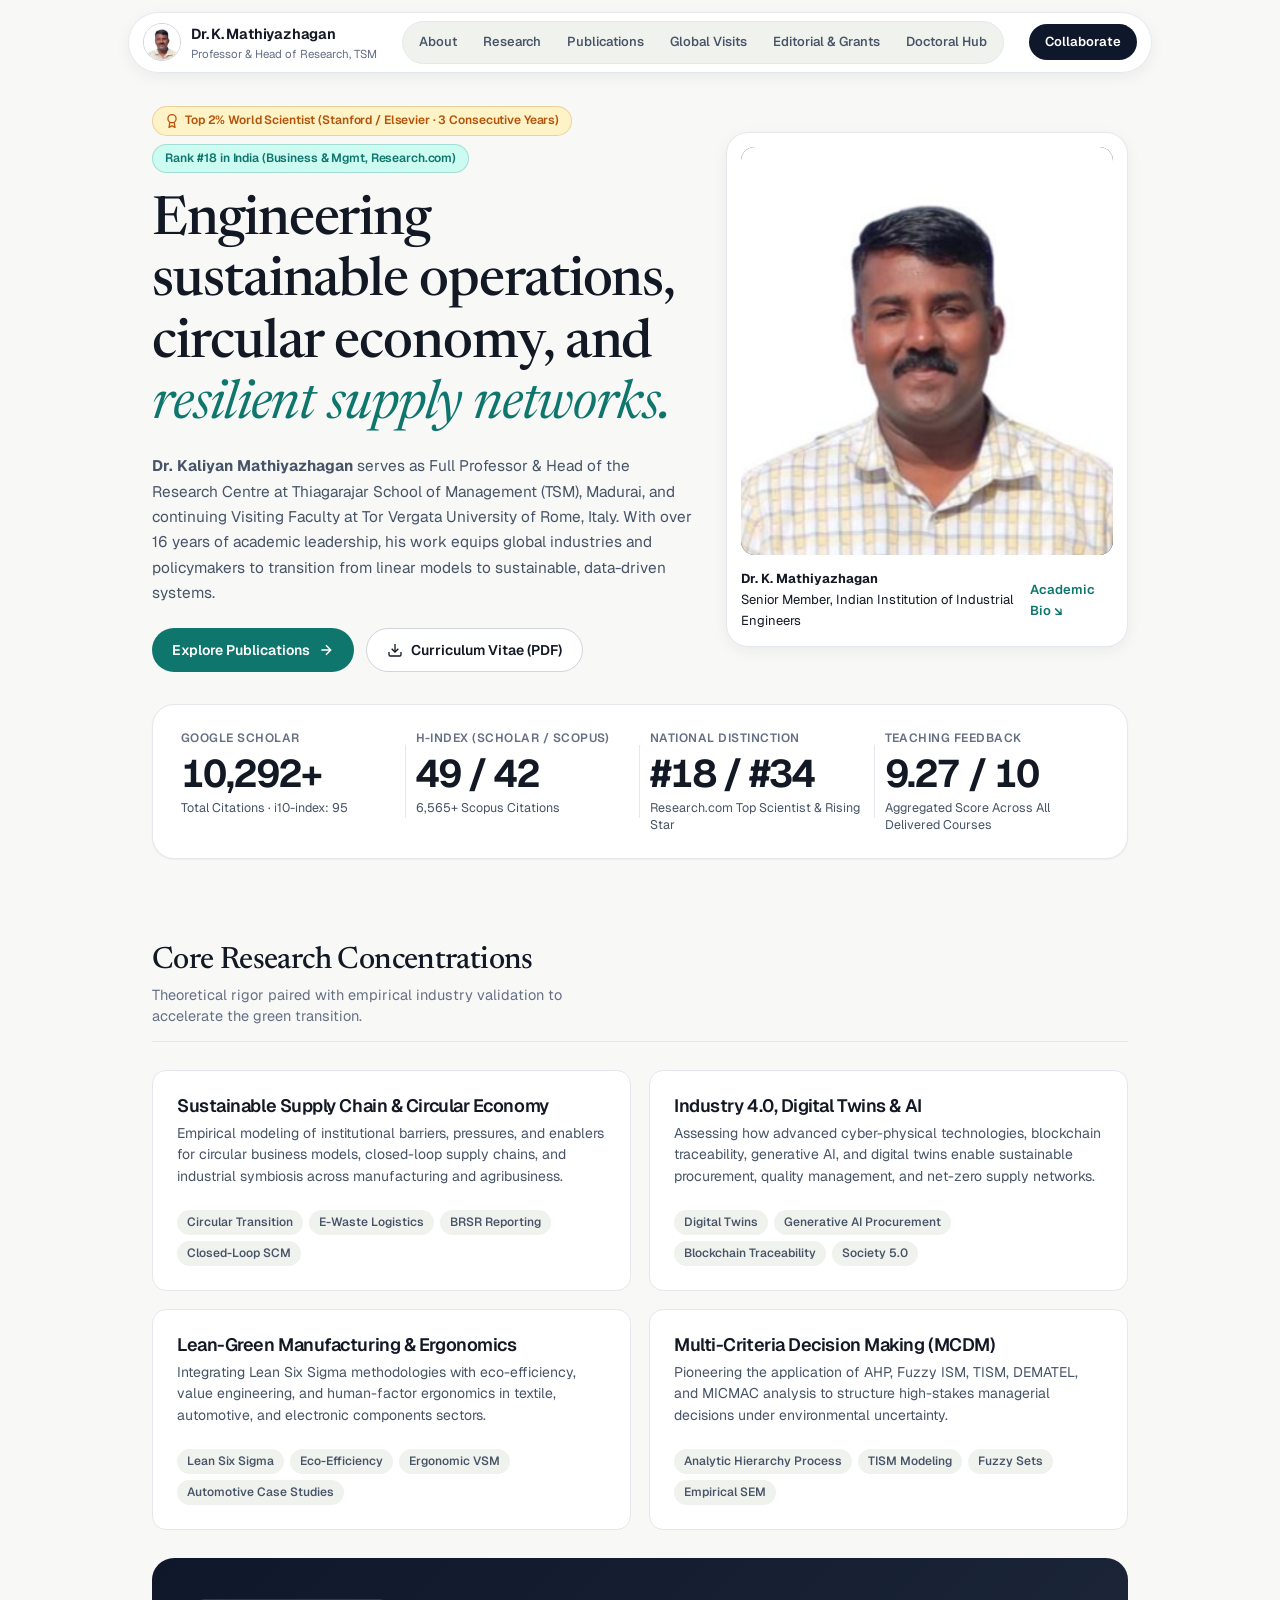
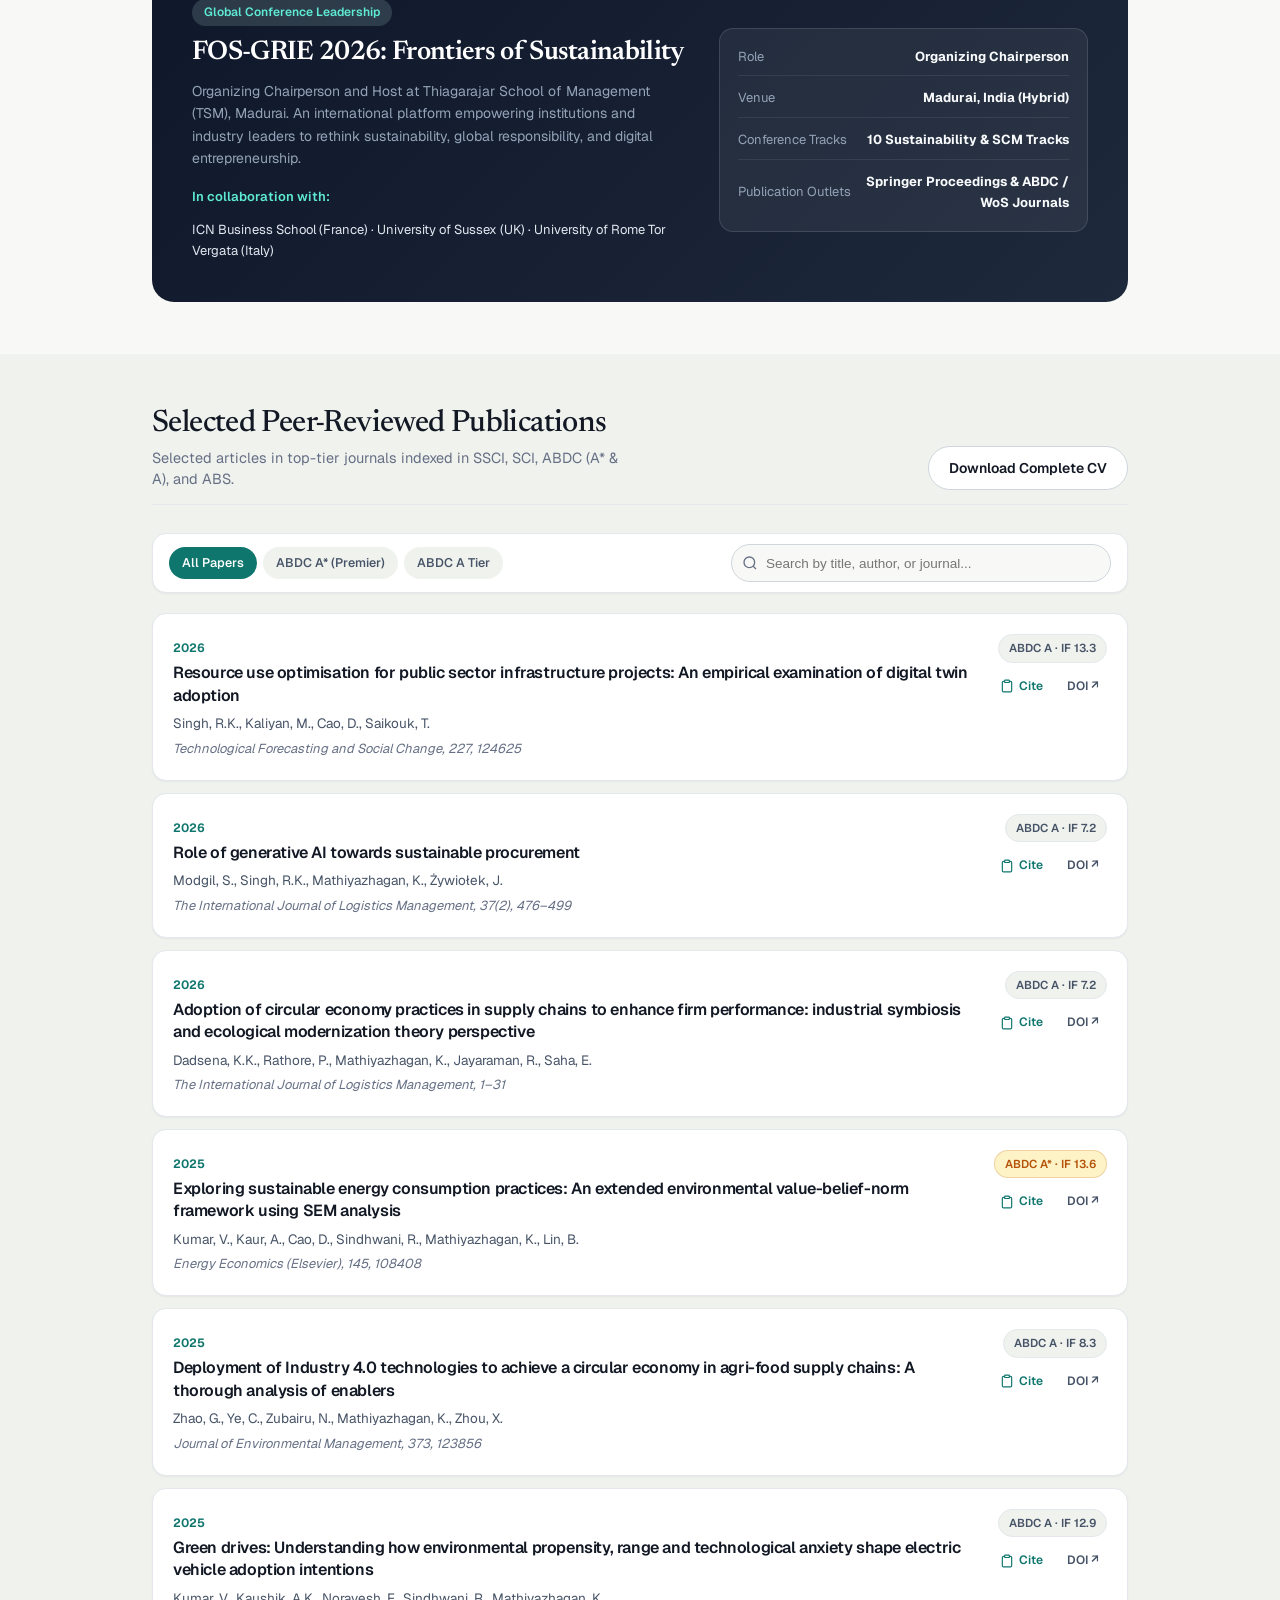
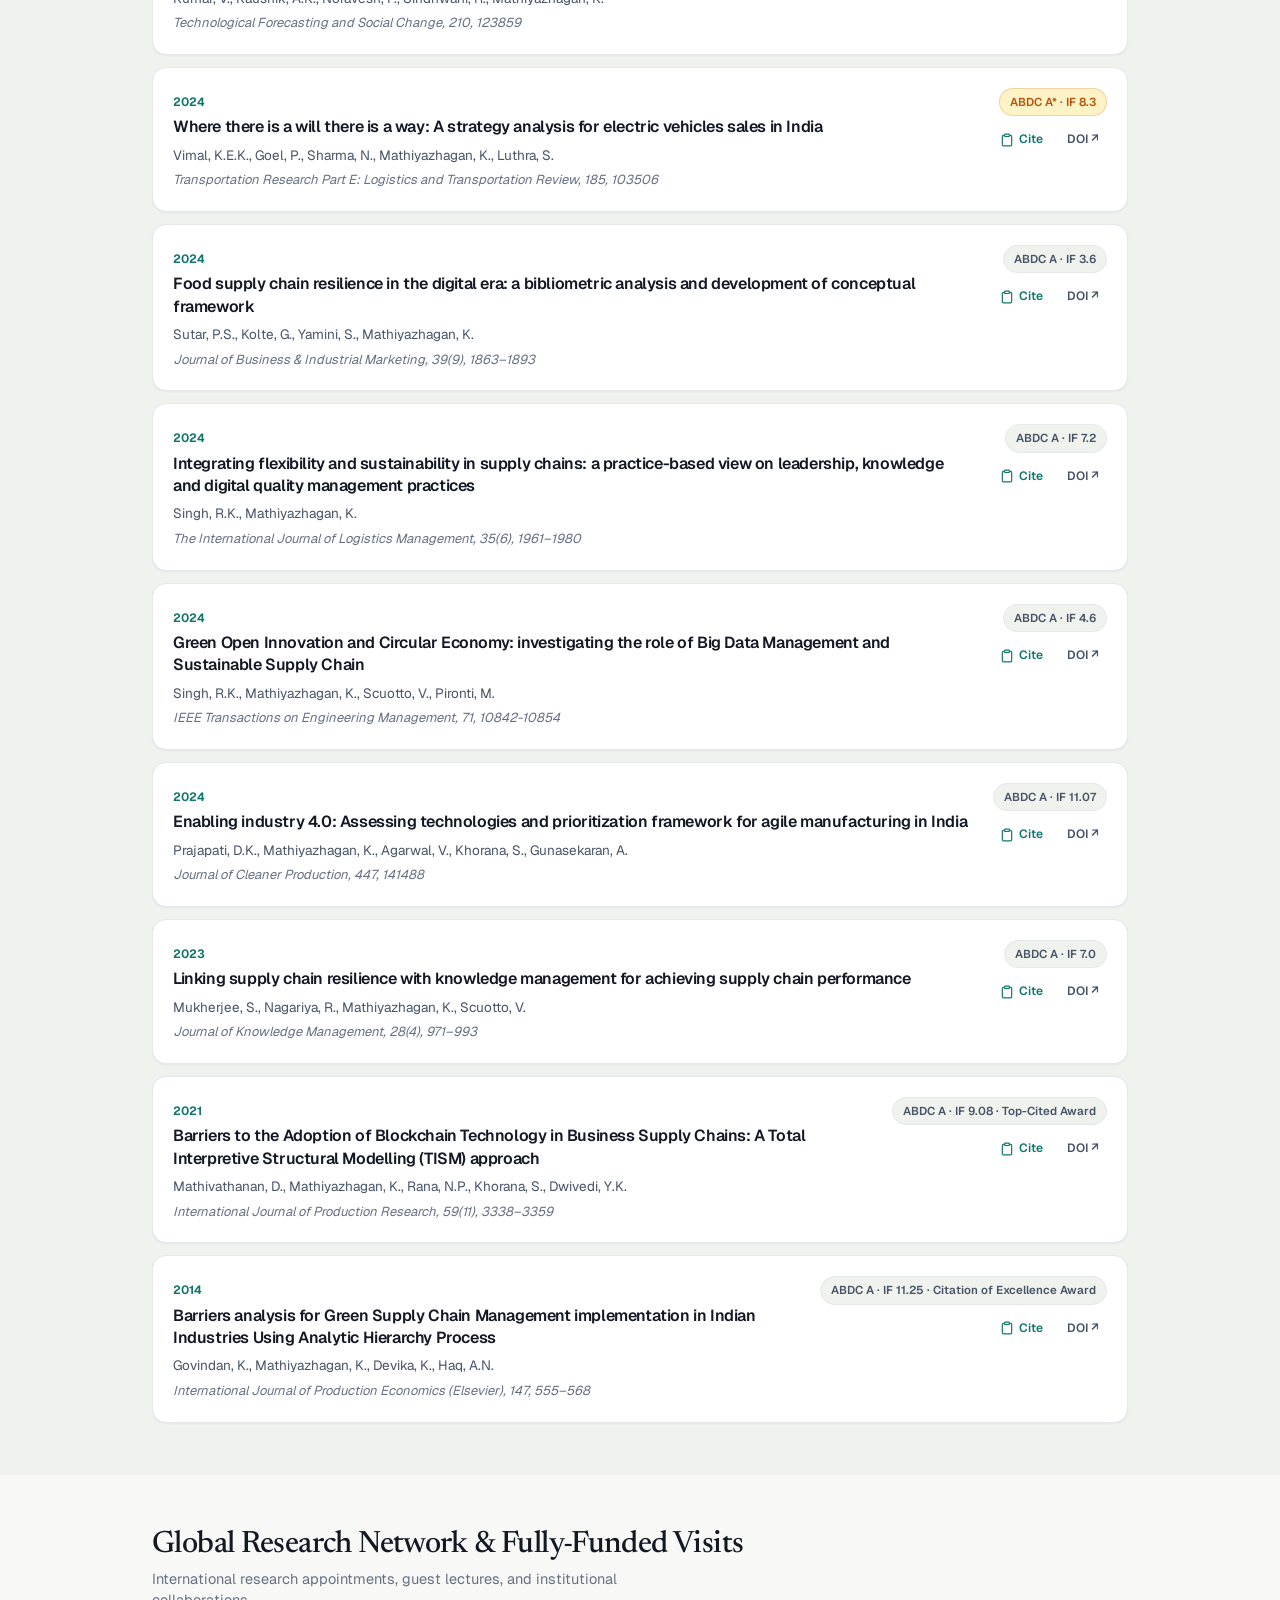
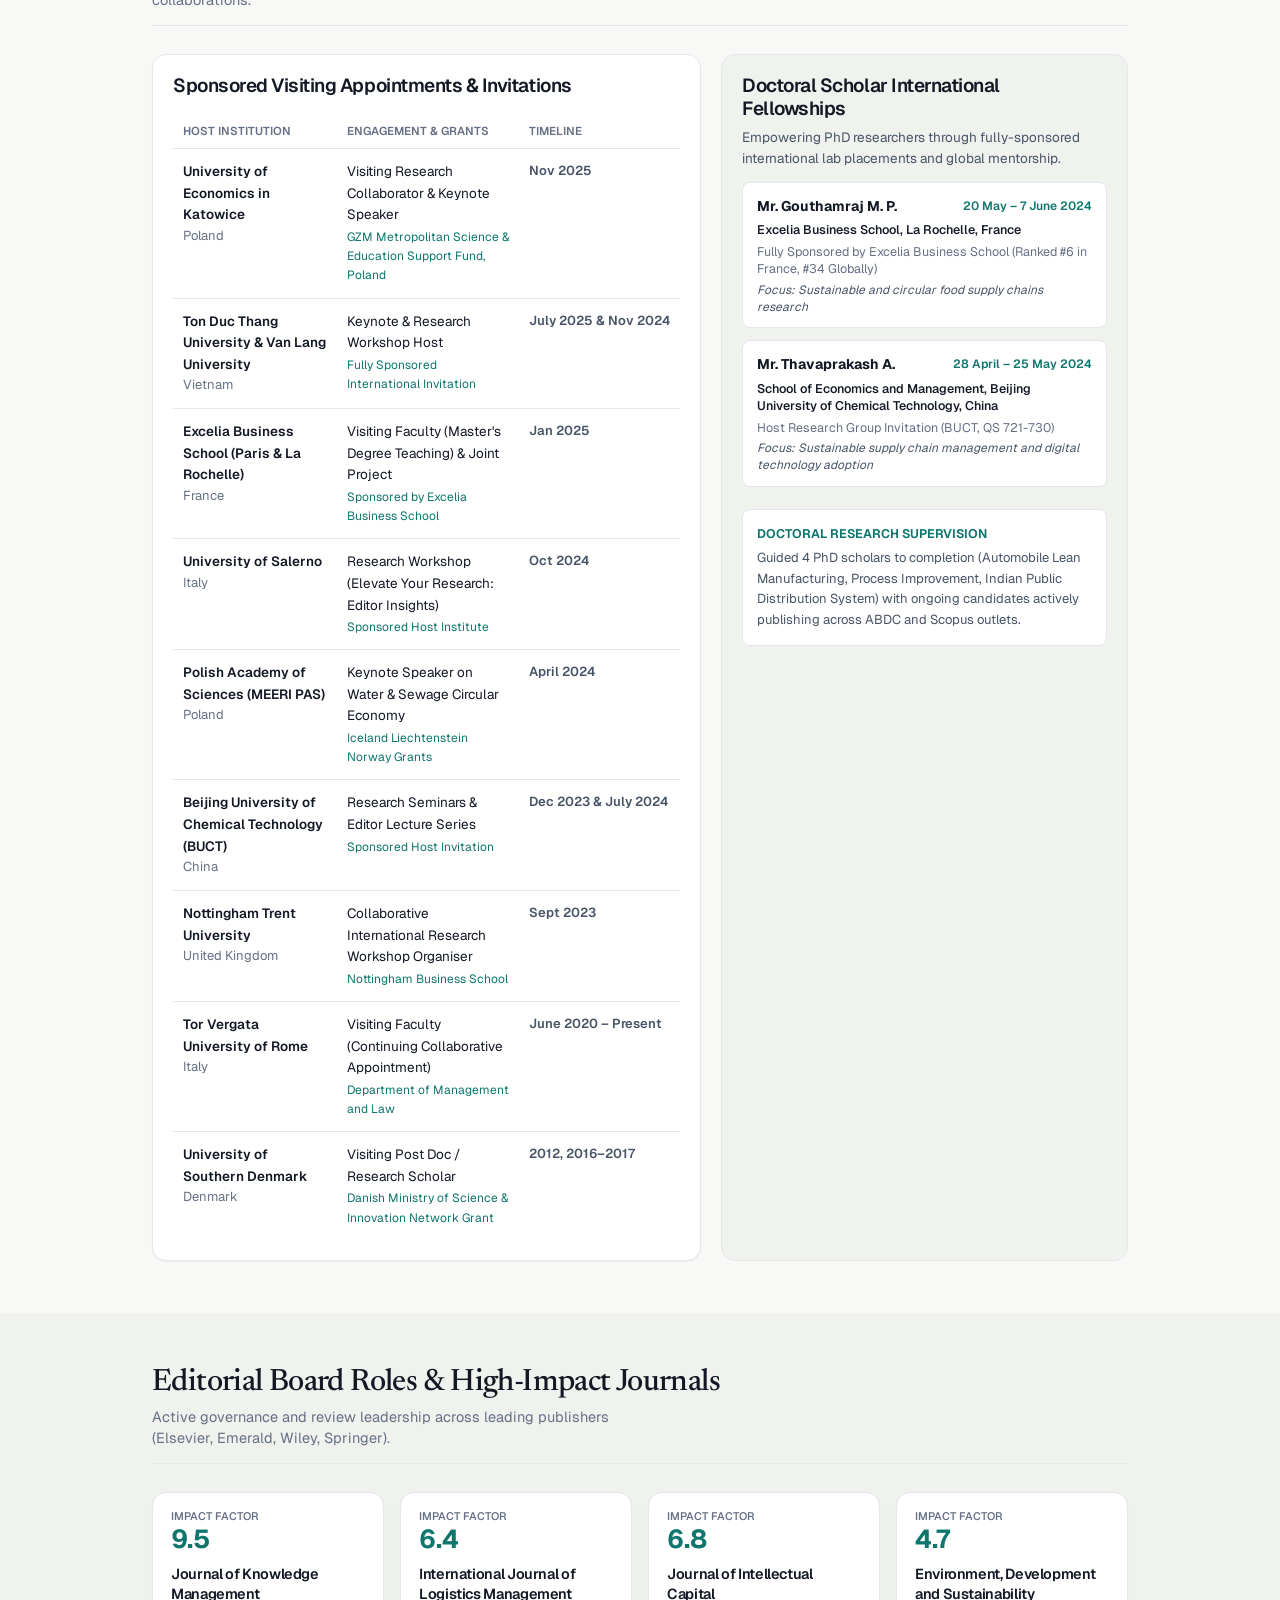
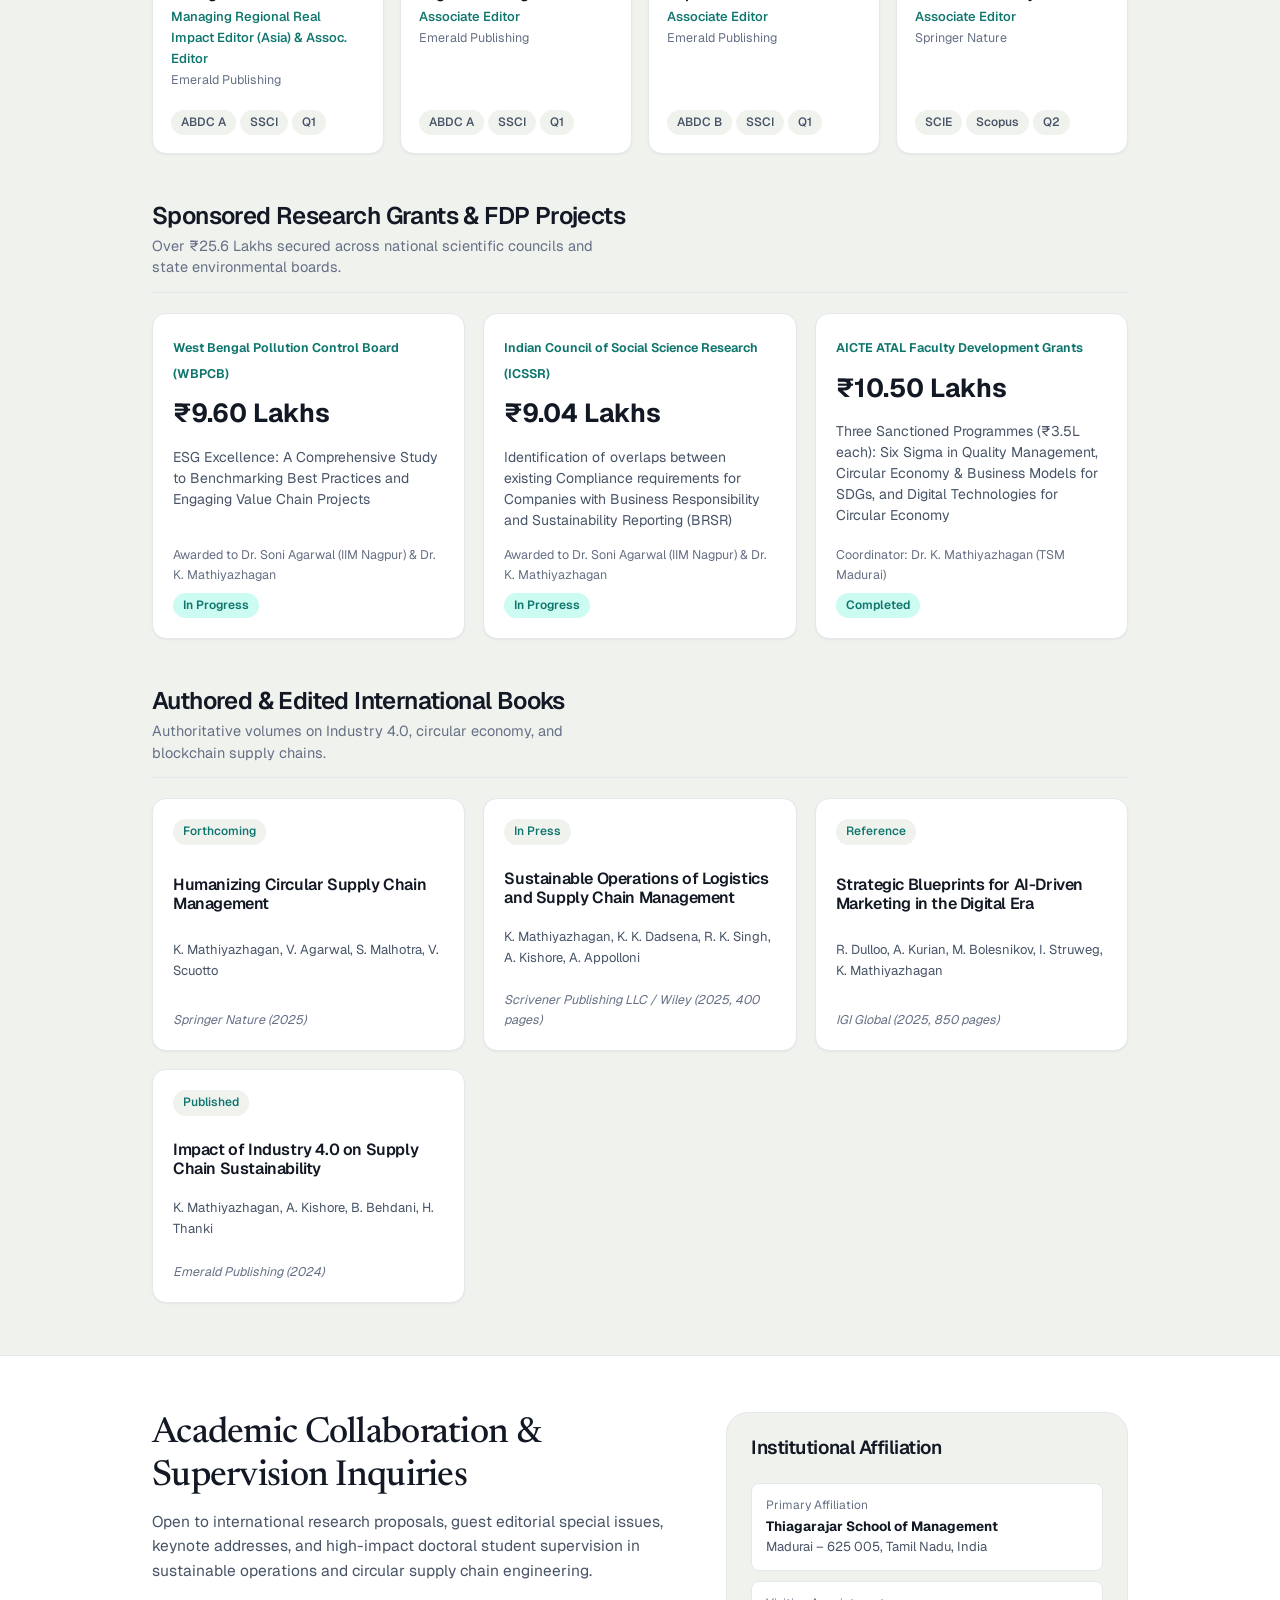
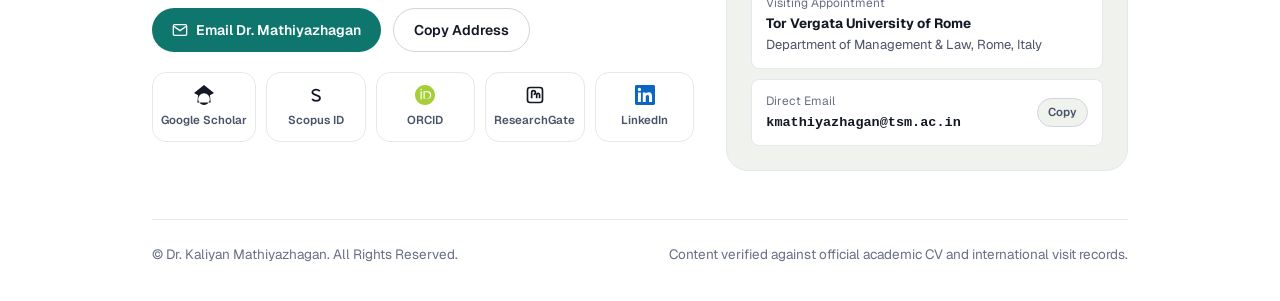
<file: index.html>
<!DOCTYPE html>
<html lang="en">
<head>
  <meta charset="UTF-8">
  <meta name="viewport" content="width=device-width, initial-scale=1, viewport-fit=cover">
  <title>Dr. Kaliyan Mathiyazhagan — Professor &amp; Head of Research Centre | TSM Madurai</title>
  <meta name="description" content="Official academic research profile of Dr. Kaliyan Mathiyazhagan. Stanford Top 2% Scientist, Professor &amp; Head of Research Centre at Thiagarajar School of Management. Sustainable operations, circular economy, and green supply chains.">
  <meta name="theme-color" content="#F8F9F7">

  <!-- Open Graph -->
  <meta property="og:title" content="Dr. Kaliyan Mathiyazhagan — Research Profile">
  <meta property="og:description" content="Professor &amp; Head of Research Centre, Thiagarajar School of Management. Stanford Top 2% Scientist, Ranked #18 in India by Research.com.">
  <meta property="og:image" content="portrait.jpg">
  
  <!-- Favicon -->
  <link rel="icon" type="image/svg+xml" href="favicon.svg">
  <link rel="apple-touch-icon" href="apple-touch-icon.png">

  <!-- Academic Typography -->
  <link rel="preconnect" href="https://fonts.googleapis.com">
  <link rel="preconnect" href="https://fonts.gstatic.com" crossorigin>
  <link href="https://fonts.googleapis.com/css2?family=Geist:wght@300;400;500;600;700&family=Newsreader:ital,opsz,wght@0,6..72,400;0,6..72,500;1,6..72,400&display=swap" rel="stylesheet">

  <!-- Stylesheet -->
  <link rel="stylesheet" href="styles.css">

  <!-- Structured Data for Google Scholar / Academic SEO -->
  <script type="application/ld+json">
  {
    "@context": "https://schema.org",
    "@type": "Person",
    "name": "Dr. Kaliyan Mathiyazhagan",
    "jobTitle": "Professor & Head of Research Centre",
    "affiliation": {
      "@type": "Organization",
      "name": "Thiagarajar School of Management"
    },
    "email": "kmathiyazhagan@tsm.ac.in",
    "url": "https://tsm.ac.in",
    "sameAs": [
      "https://scholar.google.co.in/citations?user=r_Kyy7kAAAAJ&hl=en",
      "https://www.scopus.com/authid/detail.uri?authorId=55599573800",
      "https://orcid.org/0000-0002-2340-7394",
      "https://www.researchgate.net/profile/K-Mathiyazhagan-2",
      "https://www.linkedin.com/in/dr-k-mathiyazhagan-8201629a/"
    ]
  }
  </script>
</head>
<body>

  <!-- ================= Navigation ================= -->
  <nav class="site-nav" aria-label="Main Navigation">
    <a href="#home" class="nav-brand">
      <div class="brand-avatar">
        <img src="portrait.jpg" alt="Dr. K. Mathiyazhagan">
      </div>
      <div class="brand-meta">
        <span class="brand-name">Dr. K. Mathiyazhagan</span>
        <span class="brand-role">Professor &amp; Head of Research, TSM</span>
      </div>
    </a>

    <div class="nav-menu" id="navMenu">
      <a href="#about" class="nav-link">About</a>
      <a href="#research" class="nav-link">Research</a>
      <a href="#publications" class="nav-link">Publications</a>
      <a href="#global" class="nav-link">Global Visits</a>
      <a href="#editorial" class="nav-link">Editorial &amp; Grants</a>
      <a href="#scholars" class="nav-link">Doctoral Hub</a>
    </div>

    <div class="nav-actions">
      <a href="#contact" class="nav-btn nav-btn-primary">Collaborate</a>
      <button class="mobile-nav-toggle" id="mobileNavToggle" aria-label="Toggle navigation menu">
        <svg width="20" height="20" viewBox="0 0 24 24" fill="none" stroke="currentColor" stroke-width="2"><line x1="3" y1="12" x2="21" y2="12"></line><line x1="3" y1="6" x2="21" y2="6"></line><line x1="3" y1="18" x2="21" y2="18"></line></svg>
      </button>
    </div>
  </nav>

  <!-- ================= Hero Section ================= -->
  <header class="hero" id="home">
    <div class="wrap">
      <div class="hero-grid">
        <div class="hero-content" id="about">
          <div class="academic-badge-row">
            <span class="badge-pill badge-gold">
              <svg width="14" height="14" viewBox="0 0 24 24" fill="none" stroke="currentColor" stroke-width="2.2"><circle cx="12" cy="8" r="7"></circle><polyline points="8.21 13.89 7 23 12 20 17 23 15.79 13.88"></polyline></svg>
              Top 2% World Scientist (Stanford / Elsevier · 3 Consecutive Years)
            </span>
            <span class="badge-pill badge-teal">Rank #18 in India (Business &amp; Mgmt, Research.com)</span>
          </div>

          <h1 class="hero-title">
            Engineering sustainable operations, circular economy, and <em>resilient supply networks.</em>
          </h1>

          <p class="hero-bio">
            <strong>Dr. Kaliyan Mathiyazhagan</strong> serves as Full Professor &amp; Head of the Research Centre at Thiagarajar School of Management (TSM), Madurai, and continuing Visiting Faculty at Tor Vergata University of Rome, Italy. With over 16 years of academic leadership, his work equips global industries and policymakers to transition from linear models to sustainable, data-driven systems.
          </p>

          <div class="hero-actions">
            <a href="#publications" class="btn btn-primary">
              Explore Publications
              <svg width="16" height="16" viewBox="0 0 24 24" fill="none" stroke="currentColor" stroke-width="2.2"><path d="M5 12h14M12 5l7 7-7 7"/></svg>
            </a>
            <a href="Dr_K_Mathiyazhagan_CV.pdf" download class="btn btn-outline">
              <svg width="16" height="16" viewBox="0 0 24 24" fill="none" stroke="currentColor" stroke-width="2"><path d="M21 15v4a2 2 0 0 1-2 2H5a2 2 0 0 1-2-2v-4"></path><polyline points="7 10 12 15 17 10"></polyline><line x1="12" y1="15" x2="12" y2="3"></line></svg>
              Curriculum Vitae (PDF)
            </a>
          </div>
        </div>

        <div class="hero-portrait-card">
          <div class="portrait-frame" id="heroMediaMount">
            <!-- Media initialized via app.js -->
          </div>
          <div class="portrait-caption">
            <div>
              <b>Dr. K. Mathiyazhagan</b>
              <div>Senior Member, Indian Institution of Industrial Engineers</div>
            </div>
            <a href="#about" style="color:var(--accent-primary); font-weight:600;">Academic Bio ↘</a>
          </div>
        </div>
      </div>

      <!-- Metrics Ribbon -->
      <div class="metrics-ribbon">
        <div class="metric-item">
          <span class="metric-label">Google Scholar</span>
          <div class="metric-value">10,292+</div>
          <span class="metric-sub">Total Citations · i10-index: 95</span>
        </div>
        <div class="metric-item">
          <span class="metric-label">H-Index (Scholar / Scopus)</span>
          <div class="metric-value">49 / 42</div>
          <span class="metric-sub">6,565+ Scopus Citations</span>
        </div>
        <div class="metric-item">
          <span class="metric-label">National Distinction</span>
          <div class="metric-value">#18 / #34</div>
          <span class="metric-sub">Research.com Top Scientist &amp; Rising Star</span>
        </div>
        <div class="metric-item">
          <span class="metric-label">Teaching Feedback</span>
          <div class="metric-value">9.27 / 10</div>
          <span class="metric-sub">Aggregated Score Across All Delivered Courses</span>
        </div>
      </div>
    </div>
  </header>

  <!-- ================= Research & Themes ================= -->
  <section class="section" id="research">
    <div class="wrap">
      <div class="section-head">
        <div>
          <h2 class="section-title">Core Research Concentrations</h2>
          <p class="section-desc">Theoretical rigor paired with empirical industry validation to accelerate the green transition.</p>
        </div>
      </div>

      <div class="research-grid">
        <div class="research-card">
          <div>
            <h3>Sustainable Supply Chain &amp; Circular Economy</h3>
            <p>Empirical modeling of institutional barriers, pressures, and enablers for circular business models, closed-loop supply chains, and industrial symbiosis across manufacturing and agribusiness.</p>
          </div>
          <div class="research-tag-row">
            <span class="tag-sm">Circular Transition</span>
            <span class="tag-sm">E-Waste Logistics</span>
            <span class="tag-sm">BRSR Reporting</span>
            <span class="tag-sm">Closed-Loop SCM</span>
          </div>
        </div>

        <div class="research-card">
          <div>
            <h3>Industry 4.0, Digital Twins &amp; AI</h3>
            <p>Assessing how advanced cyber-physical technologies, blockchain traceability, generative AI, and digital twins enable sustainable procurement, quality management, and net-zero supply networks.</p>
          </div>
          <div class="research-tag-row">
            <span class="tag-sm">Digital Twins</span>
            <span class="tag-sm">Generative AI Procurement</span>
            <span class="tag-sm">Blockchain Traceability</span>
            <span class="tag-sm">Society 5.0</span>
          </div>
        </div>

        <div class="research-card">
          <div>
            <h3>Lean-Green Manufacturing &amp; Ergonomics</h3>
            <p>Integrating Lean Six Sigma methodologies with eco-efficiency, value engineering, and human-factor ergonomics in textile, automotive, and electronic components sectors.</p>
          </div>
          <div class="research-tag-row">
            <span class="tag-sm">Lean Six Sigma</span>
            <span class="tag-sm">Eco-Efficiency</span>
            <span class="tag-sm">Ergonomic VSM</span>
            <span class="tag-sm">Automotive Case Studies</span>
          </div>
        </div>

        <div class="research-card">
          <div>
            <h3>Multi-Criteria Decision Making (MCDM)</h3>
            <p>Pioneering the application of AHP, Fuzzy ISM, TISM, DEMATEL, and MICMAC analysis to structure high-stakes managerial decisions under environmental uncertainty.</p>
          </div>
          <div class="research-tag-row">
            <span class="tag-sm">Analytic Hierarchy Process</span>
            <span class="tag-sm">TISM Modeling</span>
            <span class="tag-sm">Fuzzy Sets</span>
            <span class="tag-sm">Empirical SEM</span>
          </div>
        </div>
      </div>

      <!-- Conference Chair Spotlight: FOS-GRIE 2026 -->
      <div class="conference-spotlight">
        <div>
          <span class="conf-badge">Global Conference Leadership</span>
          <h3>FOS-GRIE 2026: Frontiers of Sustainability</h3>
          <p>Organizing Chairperson and Host at Thiagarajar School of Management (TSM), Madurai. An international platform empowering institutions and industry leaders to rethink sustainability, global responsibility, and digital entrepreneurship.</p>
          <div style="margin-top: 18px; display:flex; gap:12px; flex-wrap:wrap;">
            <span style="font-size:13px; color:#5EEAD4; font-weight:600;">In collaboration with:</span>
            <span style="font-size:13px; color:#E2E8F0;">ICN Business School (France) · University of Sussex (UK) · University of Rome Tor Vergata (Italy)</span>
          </div>
        </div>
        <div class="conf-meta-box">
          <div class="conf-meta-item">
            <span>Role</span>
            <b>Organizing Chairperson</b>
          </div>
          <div class="conf-meta-item">
            <span>Venue</span>
            <b>Madurai, India (Hybrid)</b>
          </div>
          <div class="conf-meta-item">
            <span>Conference Tracks</span>
            <b>10 Sustainability &amp; SCM Tracks</b>
          </div>
          <div class="conf-meta-item">
            <span>Publication Outlets</span>
            <b>Springer Proceedings &amp; ABDC / WoS Journals</b>
          </div>
        </div>
      </div>
    </div>
  </section>

  <!-- ================= Selected Publications ================= -->
  <section class="section" id="publications" style="background: var(--bg-subtle);">
    <div class="wrap">
      <div class="section-head">
        <div>
          <h2 class="section-title">Selected Peer-Reviewed Publications</h2>
          <p class="section-desc">Selected articles in top-tier journals indexed in SSCI, SCI, ABDC (A* &amp; A), and ABS.</p>
        </div>
        <a href="Dr_K_Mathiyazhagan_CV.pdf" download class="btn btn-outline" style="background:var(--surface);">Download Complete CV</a>
      </div>

      <!-- Interactive Toolbar -->
      <div class="pub-toolbar">
        <div class="pub-filters">
          <button class="pub-filter-btn active" data-tier="ALL">All Papers</button>
          <button class="pub-filter-btn" data-tier="A*">ABDC A* (Premier)</button>
          <button class="pub-filter-btn" data-tier="A">ABDC A Tier</button>
        </div>

        <div class="pub-search-box">
          <svg class="pub-search-icon" viewBox="0 0 24 24" fill="none" stroke="currentColor" stroke-width="2"><circle cx="11" cy="11" r="8"></circle><line x1="21" y1="21" x2="16.65" y2="16.65"></line></svg>
          <input type="text" id="pubSearch" placeholder="Search by title, author, or journal...">
        </div>
      </div>

      <!-- Publication List Container -->
      <div class="pub-list" id="pubList">
        <!-- Rendered via app.js -->
      </div>
    </div>
  </section>

  <!-- ================= International Research Network ================= -->
  <section class="section" id="global">
    <div class="wrap">
      <div class="section-head">
        <div>
          <h2 class="section-title">Global Research Network &amp; Fully-Funded Visits</h2>
          <p class="section-desc">International research appointments, guest lectures, and institutional collaborations.</p>
        </div>
      </div>

      <div class="global-grid">
        <div class="global-card">
          <h3 style="margin-bottom: 16px; font-size: 19px;">Sponsored Visiting Appointments &amp; Invitations</h3>
          <div class="table-responsive">
            <table class="visit-table">
              <thead>
                <tr>
                  <th>Host Institution</th>
                  <th>Engagement &amp; Grants</th>
                  <th>Timeline</th>
                </tr>
              </thead>
              <tbody id="visitTableBody">
                <!-- Rendered via app.js -->
              </tbody>
            </table>
          </div>
        </div>

        <!-- Mentorship & Doctoral Scholar Placements -->
        <div class="mentorship-card" id="scholars">
          <div>
            <h3 style="font-size: 19px; margin-bottom: 6px;">Doctoral Scholar International Fellowships</h3>
            <p style="font-size: 13.5px; color: var(--ink-secondary);">Empowering PhD researchers through fully-sponsored international lab placements and global mentorship.</p>
          </div>

          <div id="mentorshipList" style="display:flex; flex-direction:column; gap:12px;">
            <!-- Rendered via app.js -->
          </div>

          <div style="margin-top: 10px; padding: 14px; background: var(--surface); border-radius: var(--radius-sm); border: 1px solid var(--line-light);">
            <div style="font-size: 12.5px; font-weight:650; text-transform:uppercase; color:var(--accent-primary);">Doctoral Research Supervision</div>
            <p style="font-size: 13px; color:var(--ink-secondary); margin-top:4px;">
              Guided 4 PhD scholars to completion (Automobile Lean Manufacturing, Process Improvement, Indian Public Distribution System) with ongoing candidates actively publishing across ABDC and Scopus outlets.
            </p>
          </div>
        </div>
      </div>
    </div>
  </section>

  <!-- ================= Editorial Boards, Grants & Books ================= -->
  <section class="section" id="editorial" style="background: var(--bg-subtle);">
    <div class="wrap">
      <div class="section-head">
        <div>
          <h2 class="section-title">Editorial Board Roles &amp; High-Impact Journals</h2>
          <p class="section-desc">Active governance and review leadership across leading publishers (Elsevier, Emerald, Wiley, Springer).</p>
        </div>
      </div>

      <div class="editorial-grid" id="editorialGrid">
        <!-- Rendered via app.js -->
      </div>

      <!-- Sponsored Grants Shelf -->
      <div style="margin-top: 48px;">
        <div class="section-head" style="margin-bottom: 20px;">
          <div>
            <h3 style="font-size: 24px;">Sponsored Research Grants &amp; FDP Projects</h3>
            <p class="section-desc">Over ₹25.6 Lakhs secured across national scientific councils and state environmental boards.</p>
          </div>
        </div>
        <div class="grants-grid" id="grantsGrid">
          <!-- Rendered via app.js -->
        </div>
      </div>

      <!-- Books Shelf -->
      <div style="margin-top: 48px;">
        <div class="section-head" style="margin-bottom: 20px;">
          <div>
            <h3 style="font-size: 24px;">Authored &amp; Edited International Books</h3>
            <p class="section-desc">Authoritative volumes on Industry 4.0, circular economy, and blockchain supply chains.</p>
          </div>
        </div>
        <div class="grants-grid" id="booksGrid">
          <!-- Rendered via app.js -->
        </div>
      </div>
    </div>
  </section>

  <!-- ================= Contact & Prospective Collaborators ================= -->
  <footer class="contact-section" id="contact">
    <div class="wrap">
      <div class="contact-grid">
        <div>
          <h2 style="font-size: clamp(28px, 2.8vw, 40px); margin-bottom: 12px;">Academic Collaboration &amp; Supervision Inquiries</h2>
          <p style="color: var(--ink-secondary); font-size: 15.5px; line-height: 1.6; max-width: 54ch;">
            Open to international research proposals, guest editorial special issues, keynote addresses, and high-impact doctoral student supervision in sustainable operations and circular supply chain engineering.
          </p>

          <div style="display:flex; gap:12px; margin-top: 24px; flex-wrap:wrap;">
            <a href="mailto:kmathiyazhagan@tsm.ac.in" class="btn btn-primary">
              <svg width="16" height="16" viewBox="0 0 24 24" fill="none" stroke="currentColor" stroke-width="2"><path d="M4 4h16c1.1 0 2 .9 2 2v12c0 1.1-.9 2-2 2H4c-1.1 0-2-.9-2-2V6c0-1.1.9-2 2-2z"></path><polyline points="22,6 12,13 2,6"></polyline></svg>
              Email Dr. Mathiyazhagan
            </a>
            <button class="btn btn-outline" onclick="copyEmail('kmathiyazhagan@tsm.ac.in')">Copy Address</button>
          </div>

          <!-- Academic Profile Links -->
          <div class="social-profiles">
            <a href="https://scholar.google.co.in/citations?user=r_Kyy7kAAAAJ&hl=en" target="_blank" rel="noopener" class="social-btn">
              <svg viewBox="0 0 24 24" fill="currentColor"><path d="M12 24a7 7 0 1 1 0-14 7 7 0 0 1 0 14zm0-24L0 9.5l4.83 2.76L4 21h16l-.83-8.74L24 9.5z"/></svg>
              <span>Google Scholar</span>
            </a>
            <a href="https://www.scopus.com/authid/detail.uri?authorId=55599573800" target="_blank" rel="noopener" class="social-btn">
              <svg viewBox="0 0 24 24" fill="none" stroke="currentColor" stroke-width="2.2"><path d="M16.5 7.5c-1-1.3-2.6-2-4.4-2-2.6 0-4.4 1.4-4.4 3.3 0 4.3 9 2.5 9 6.9 0 2-1.9 3.4-4.6 3.4-2 0-3.8-.8-4.8-2.2"/></svg>
              <span>Scopus ID</span>
            </a>
            <a href="https://orcid.org/0000-0002-2340-7394" target="_blank" rel="noopener" class="social-btn">
              <svg viewBox="0 0 24 24" fill="#A6CE39"><path d="M12 0C5.372 0 0 5.372 0 12s5.372 12 12 12 12-5.372 12-12S18.628 0 12 0zM7.369 4.378c.525 0 .947.431.947.947s-.422.947-.947.947a.95.95 0 0 1-.947-.947c0-.525.422-.947.947-.947zm-.722 3.038h1.444v10.041H6.647V7.416zm3.562 0h4.522c1.944 0 3.197.643 3.864 1.579.525.753.805 1.761.805 2.942 0 1.258-.291 2.302-.871 3.082-.693.926-1.956 1.575-3.844 1.575H10.21V7.416zm1.444 1.34v7.355h2.898c2.404 0 3.32-.931 3.32-3.677 0-2.613-.913-3.677-3.238-3.677h-2.98z"/></svg>
              <span>ORCID</span>
            </a>
            <a href="https://www.researchgate.net/profile/K-Mathiyazhagan-2" target="_blank" rel="noopener" class="social-btn">
              <svg viewBox="0 0 24 24" fill="none" stroke="currentColor" stroke-width="2"><rect x="3" y="3" width="18" height="18" rx="3"/><path d="M8 16V9M8 9c0-1.4 1-2.2 2.3-2.2S12.5 7.6 12.5 9s-1 2.2-2.2 2.2M14 16v-4.5a1.8 1.8 0 013.5 0V16"/></svg>
              <span>ResearchGate</span>
            </a>
            <a href="https://www.linkedin.com/in/dr-k-mathiyazhagan-8201629a/" target="_blank" rel="noopener" class="social-btn">
              <svg viewBox="0 0 24 24" fill="#0A66C2"><path d="M22.23 0H1.77C.79 0 0 .77 0 1.73v20.54C0 23.23.79 24 1.77 24h20.46c.98 0 1.77-.77 1.77-1.73V1.73C24 .77 23.2 0 22.23 0zM7.12 20.45H3.56V9h3.56v11.45zM5.34 7.43a2.06 2.06 0 1 1 0-4.12 2.06 2.06 0 0 1 0 4.12zm15.11 13.02h-3.56v-5.56c0-1.33-.03-3.03-1.85-3.03-1.85 0-2.13 1.44-2.13 2.93v5.66h-3.56V9h3.42v1.56h.05c.48-.9 1.63-1.85 3.36-1.85 3.6 0 4.27 2.37 4.27 5.45v6.29z"/></svg>
              <span>LinkedIn</span>
            </a>
          </div>
        </div>

        <div class="contact-card">
          <h3 style="font-size: 19px; margin-bottom: 8px;">Institutional Affiliation</h3>
          <div class="contact-info-list">
            <div class="contact-info-item">
              <div>
                <span style="font-size:12px; color:var(--ink-muted); display:block;">Primary Affiliation</span>
                <b>Thiagarajar School of Management</b>
                <div style="font-size:13px; color:var(--ink-secondary);">Madurai – 625 005, Tamil Nadu, India</div>
              </div>
            </div>
            <div class="contact-info-item">
              <div>
                <span style="font-size:12px; color:var(--ink-muted); display:block;">Visiting Appointment</span>
                <b>Tor Vergata University of Rome</b>
                <div style="font-size:13px; color:var(--ink-secondary);">Department of Management &amp; Law, Rome, Italy</div>
              </div>
            </div>
            <div class="contact-info-item">
              <div>
                <span style="font-size:12px; color:var(--ink-muted); display:block;">Direct Email</span>
                <b style="font-family: var(--font-mono); font-size: 13.5px;">kmathiyazhagan@tsm.ac.in</b>
              </div>
              <button class="copy-btn" onclick="copyEmail('kmathiyazhagan@tsm.ac.in')">Copy</button>
            </div>
          </div>
        </div>
      </div>

      <div style="margin-top: 48px; padding-top: 24px; border-top: 1px solid var(--line-light); display:flex; justify-content:space-between; align-items:center; flex-wrap:wrap; gap:12px; font-size:13.5px; color:var(--ink-muted);">
        <div>&copy; Dr. Kaliyan Mathiyazhagan. All Rights Reserved.</div>
        <div>Content verified against official academic CV and international visit records.</div>
      </div>
    </div>
  </footer>

  <!-- Toast Notification & Scroll to top -->
  <div class="toast" id="toast" role="status" aria-live="polite"></div>
  <button class="back-to-top" id="backToTop" aria-label="Back to top">
    <svg width="20" height="20" viewBox="0 0 24 24" fill="none" stroke="currentColor" stroke-width="2.5"><polyline points="18 15 12 9 6 15"></polyline></svg>
  </button>

  <!-- Script -->
  <script src="app.js"></script>
</body>
</html>
</file>
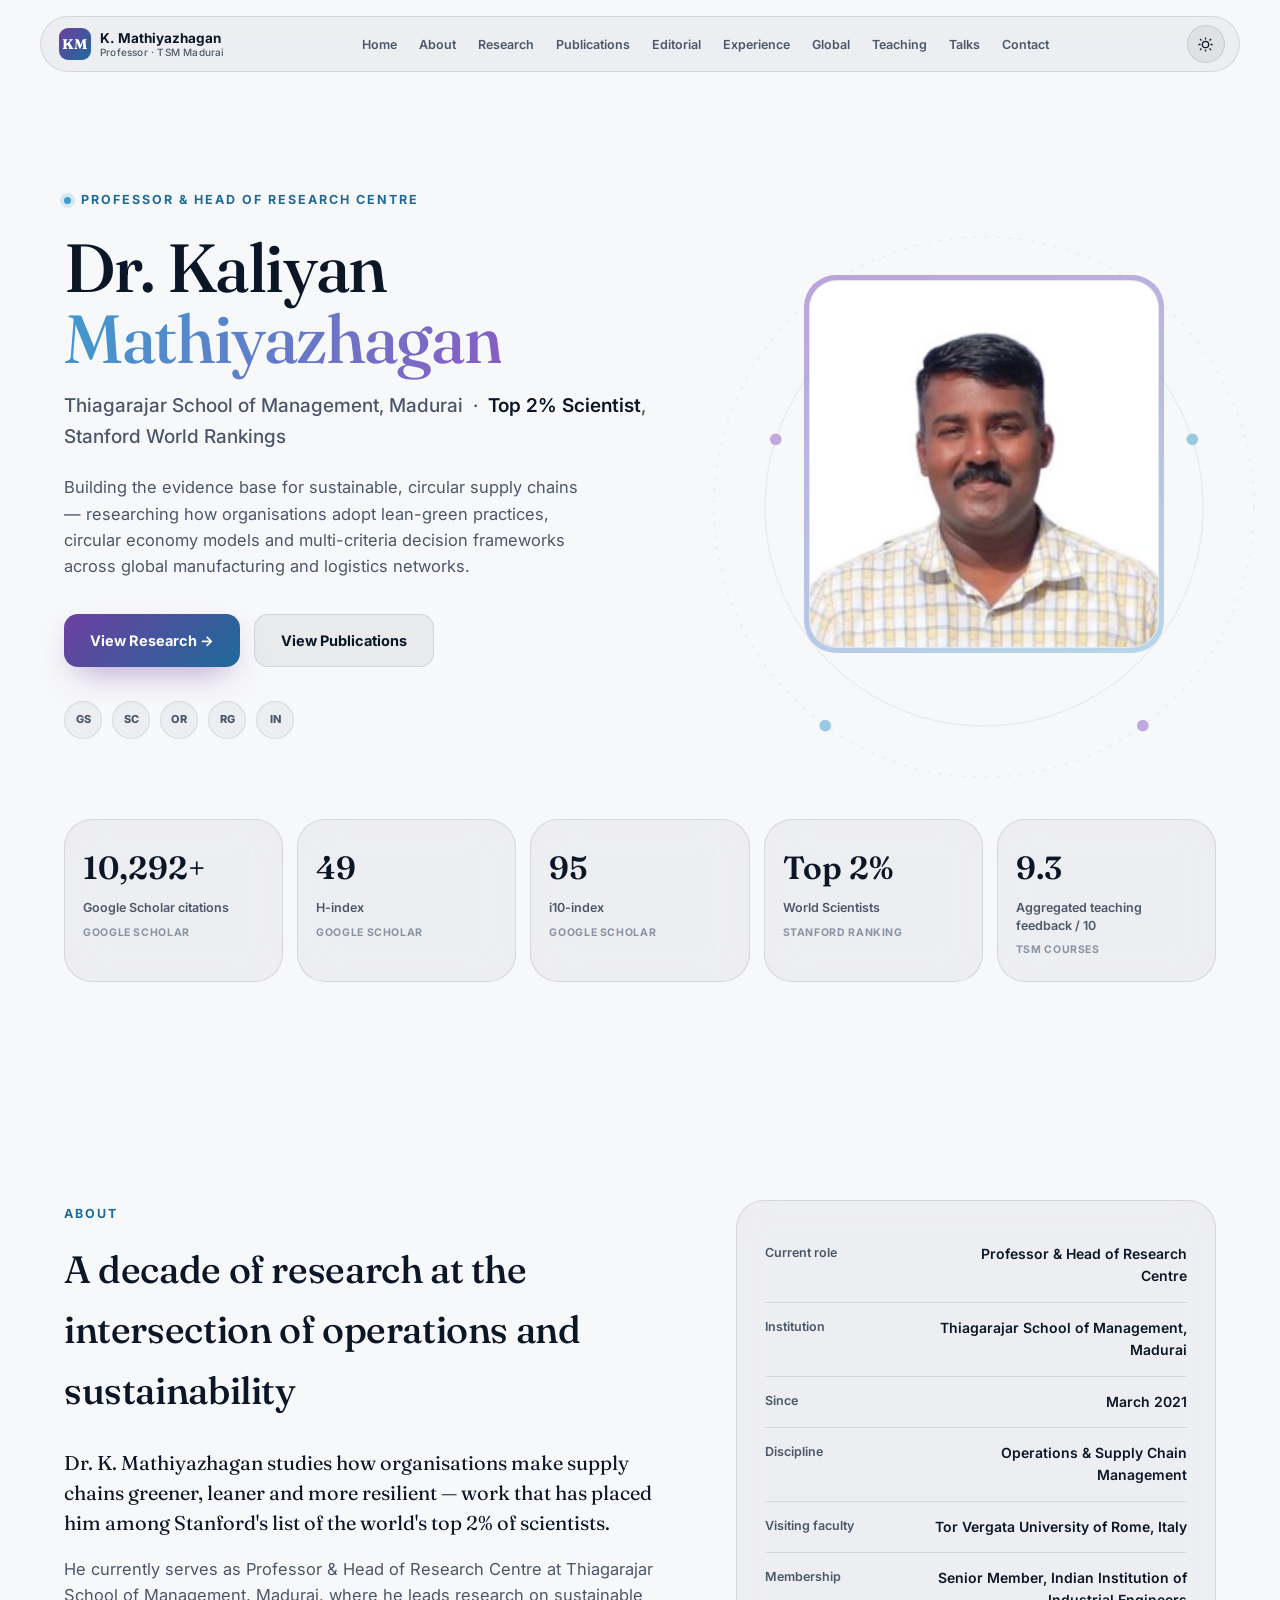
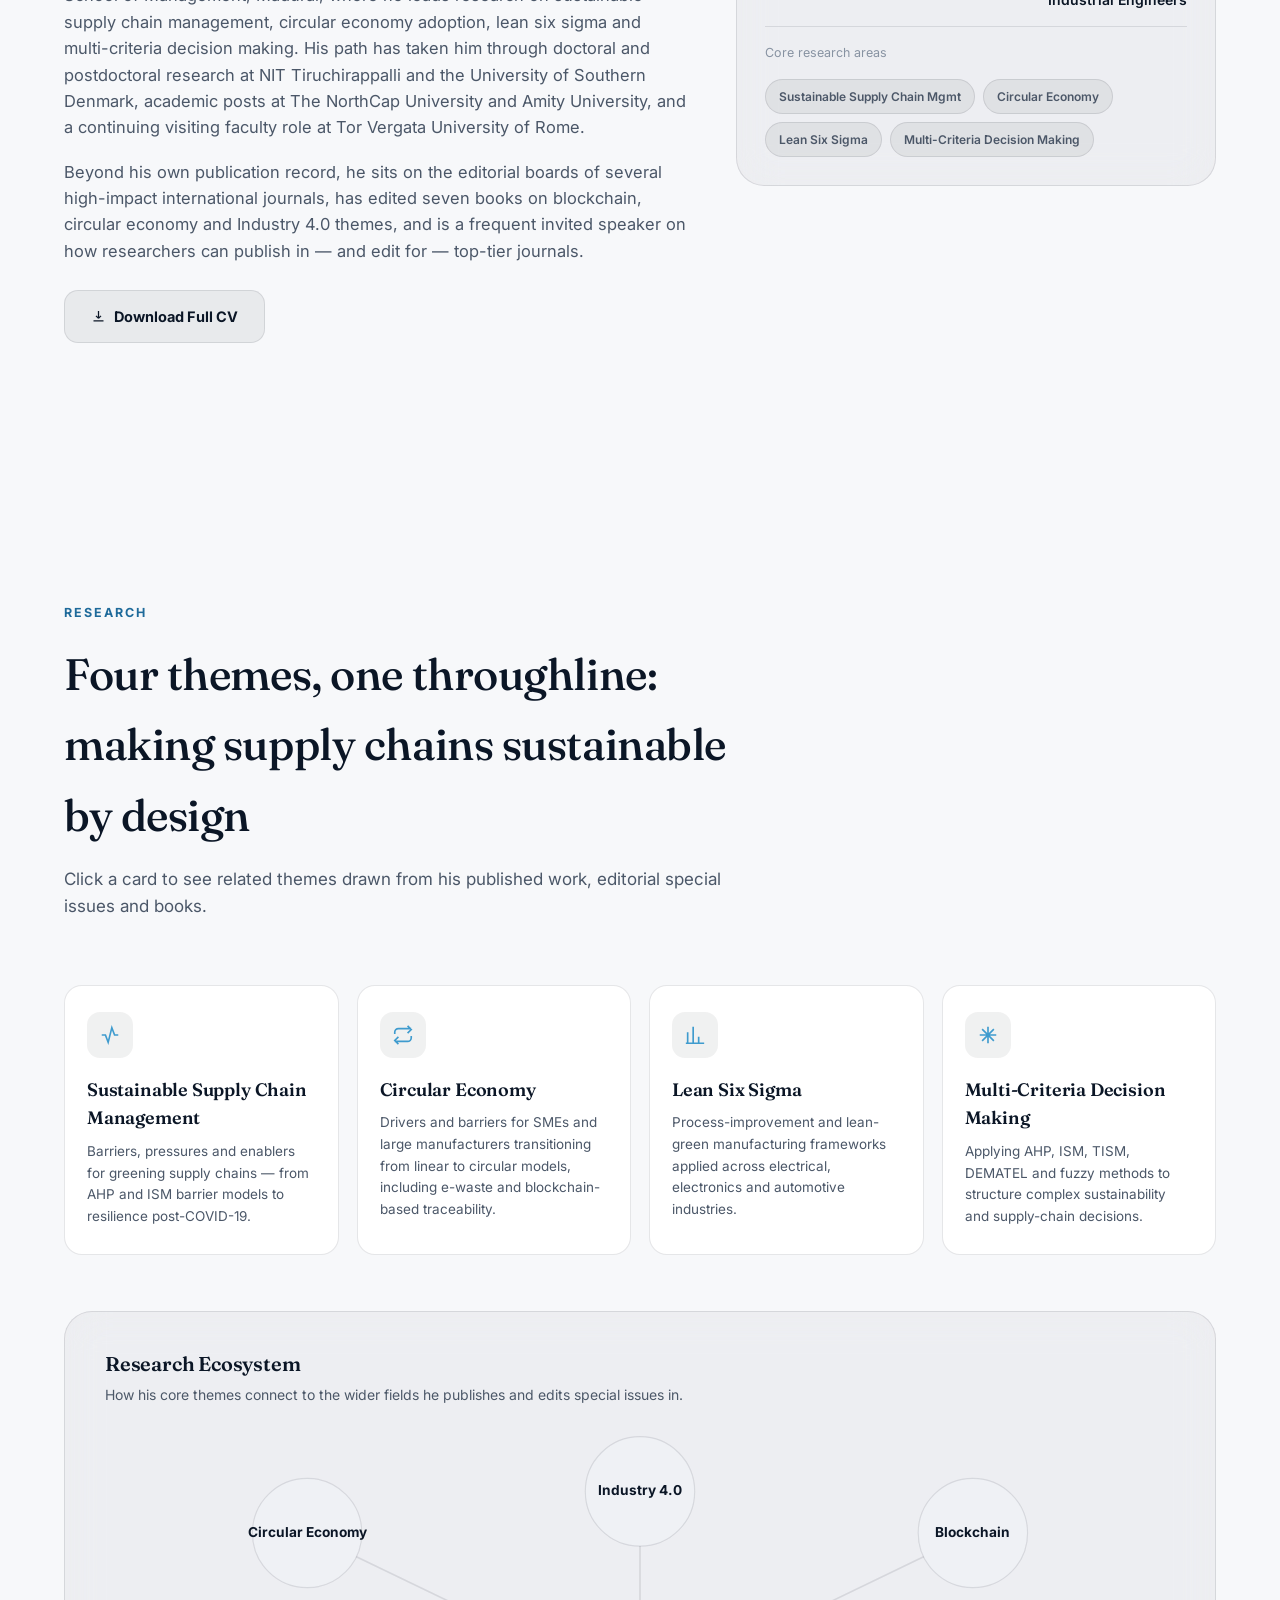
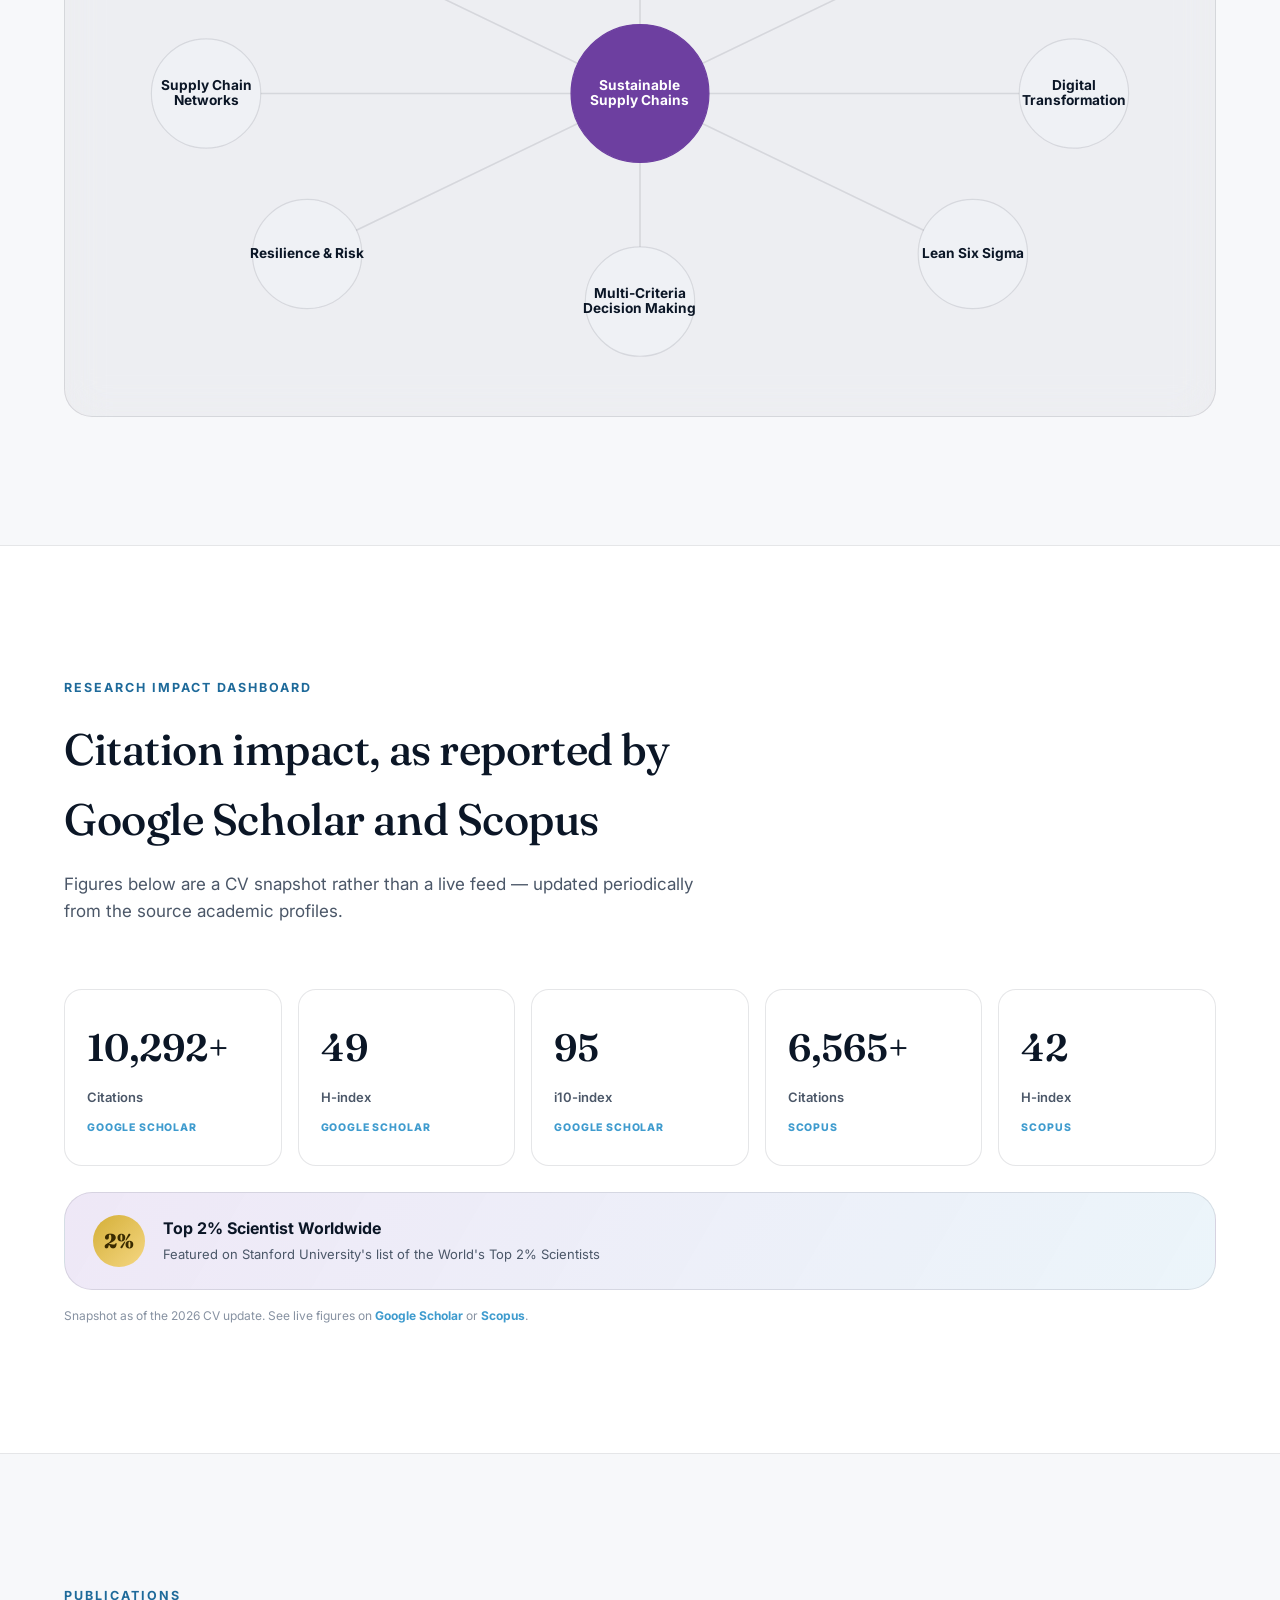
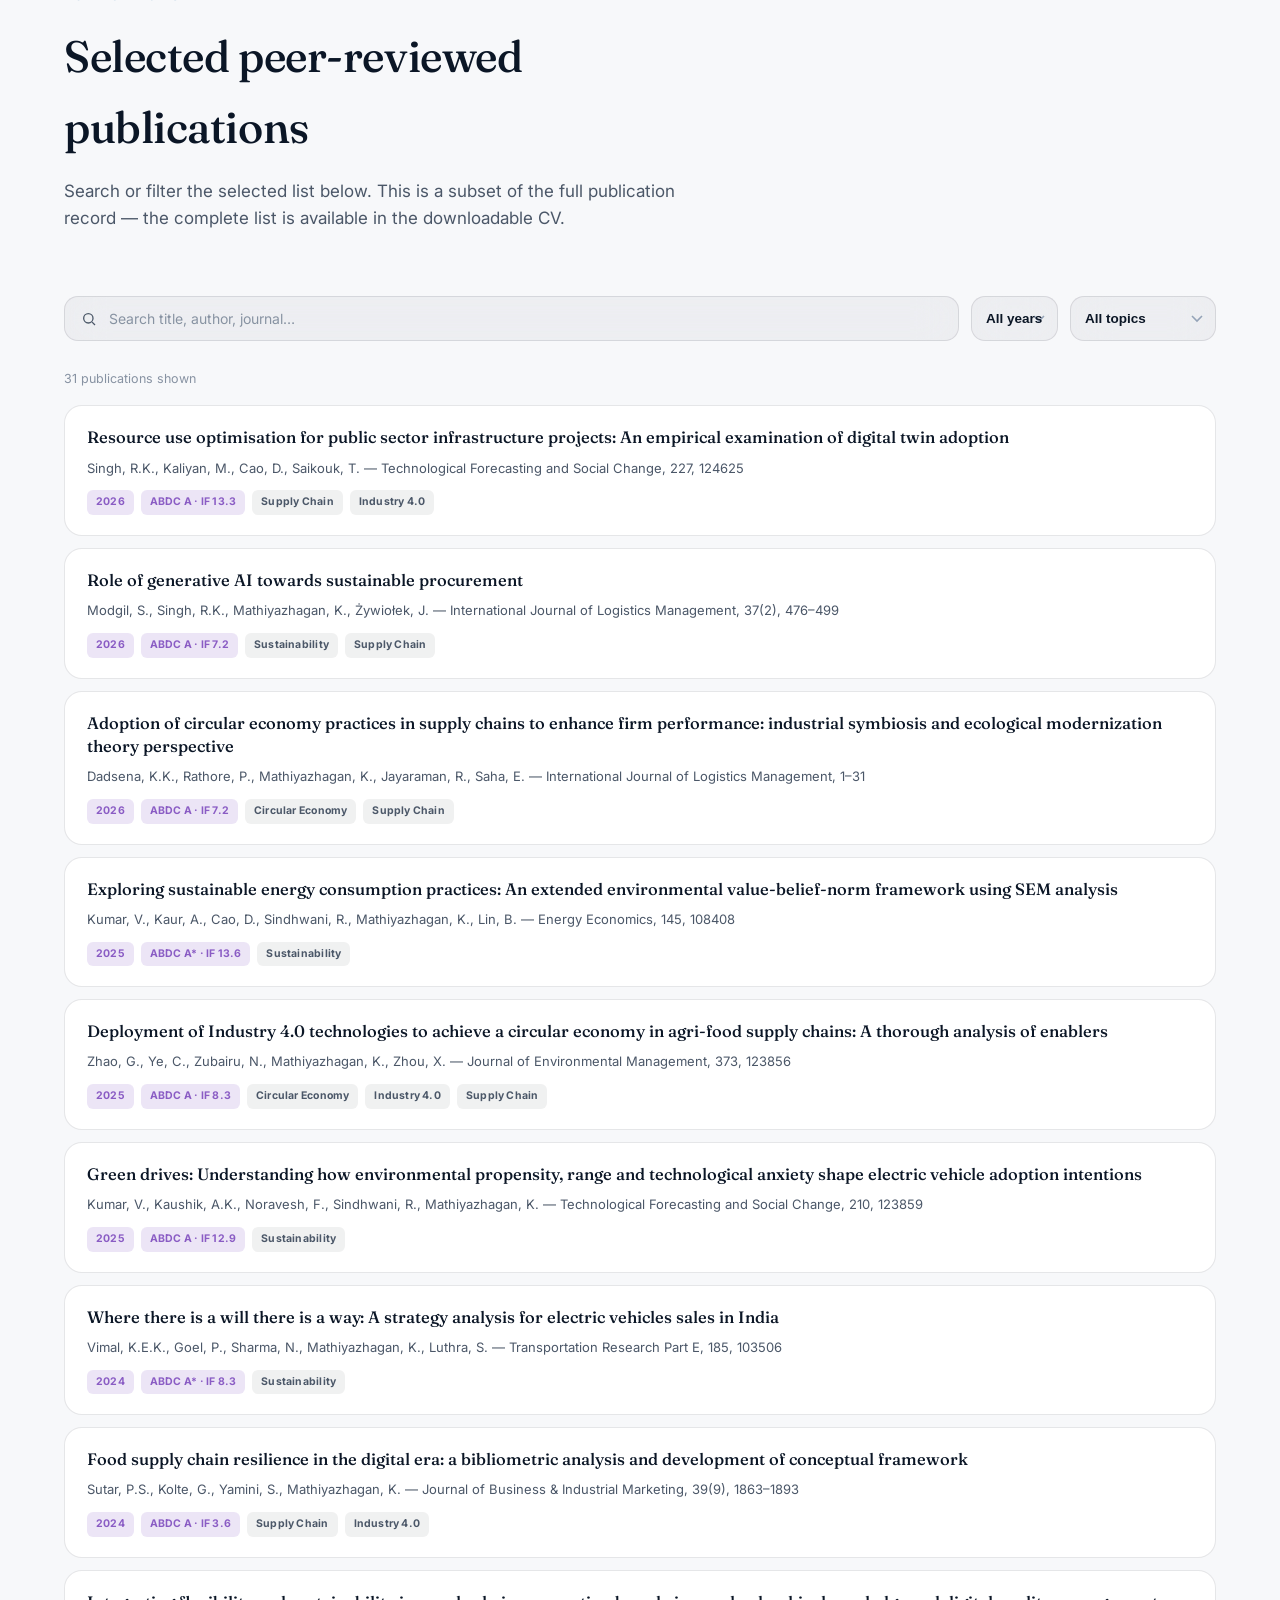
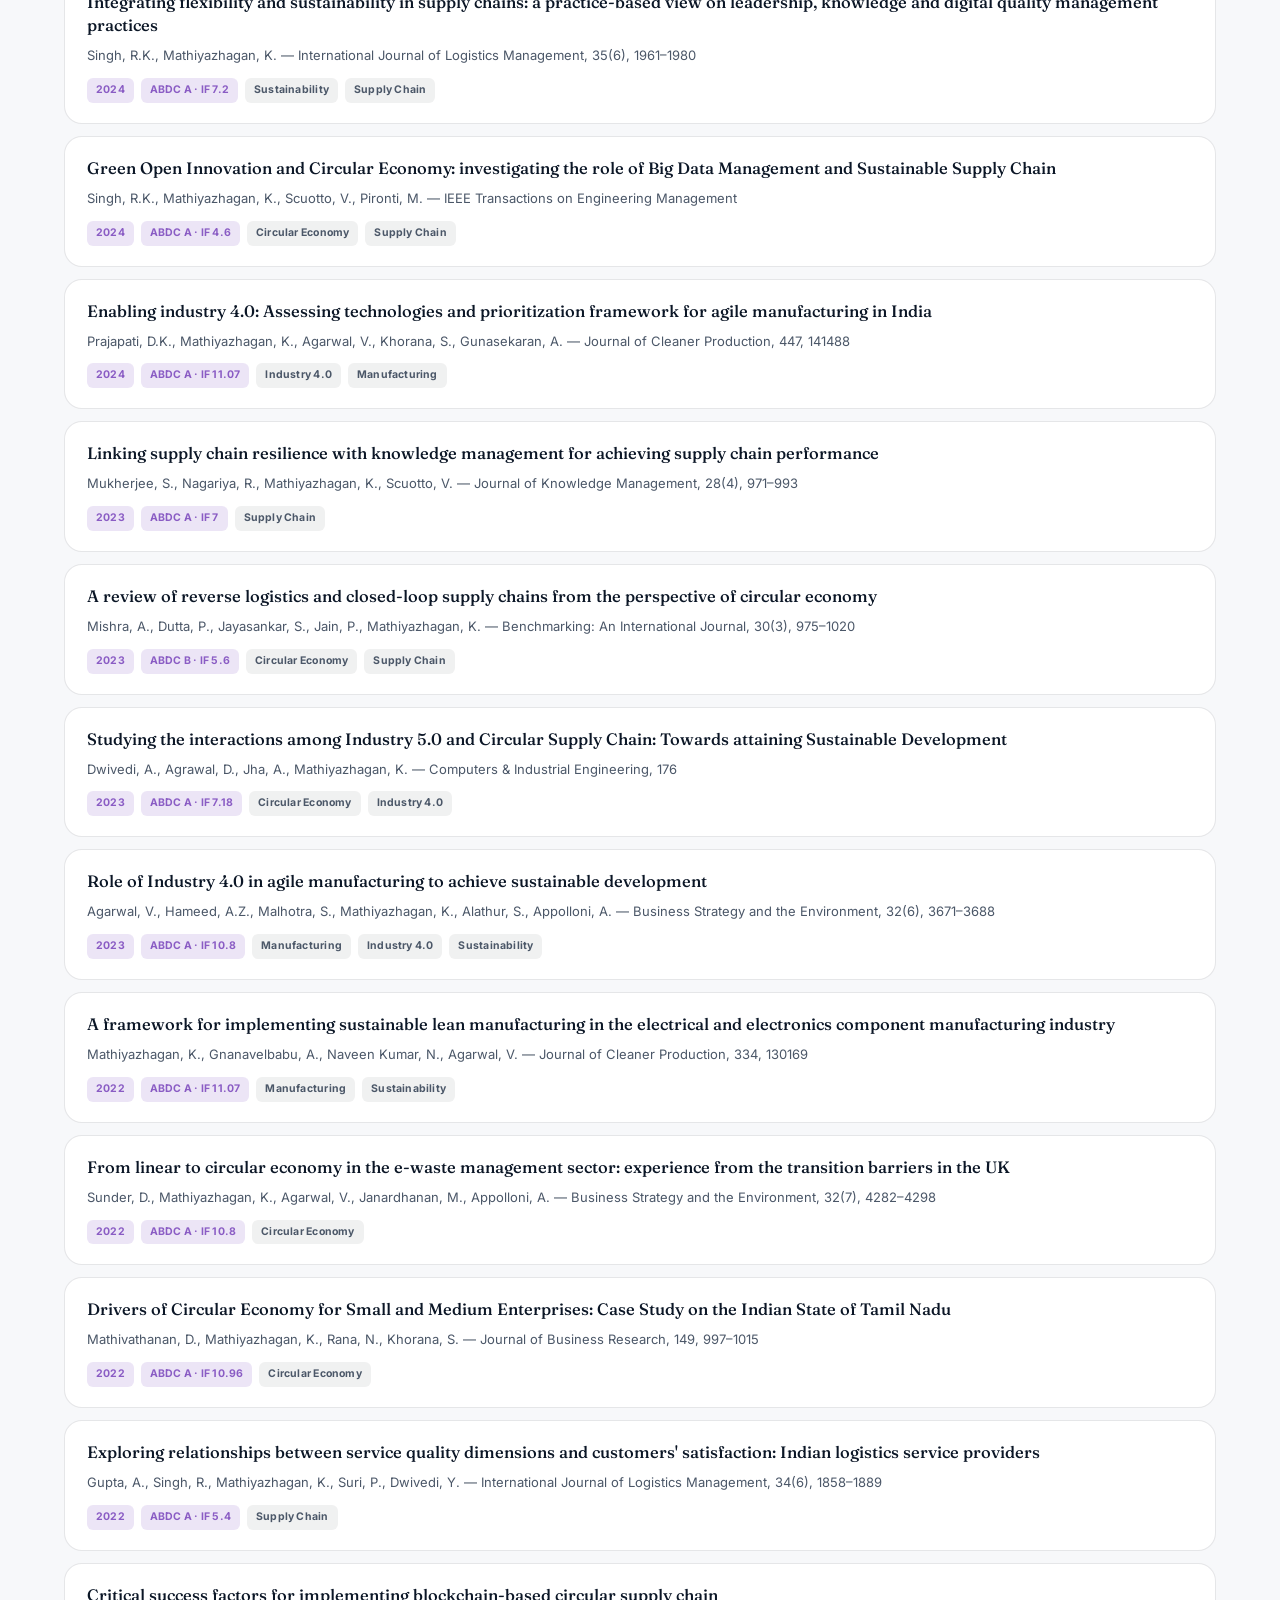
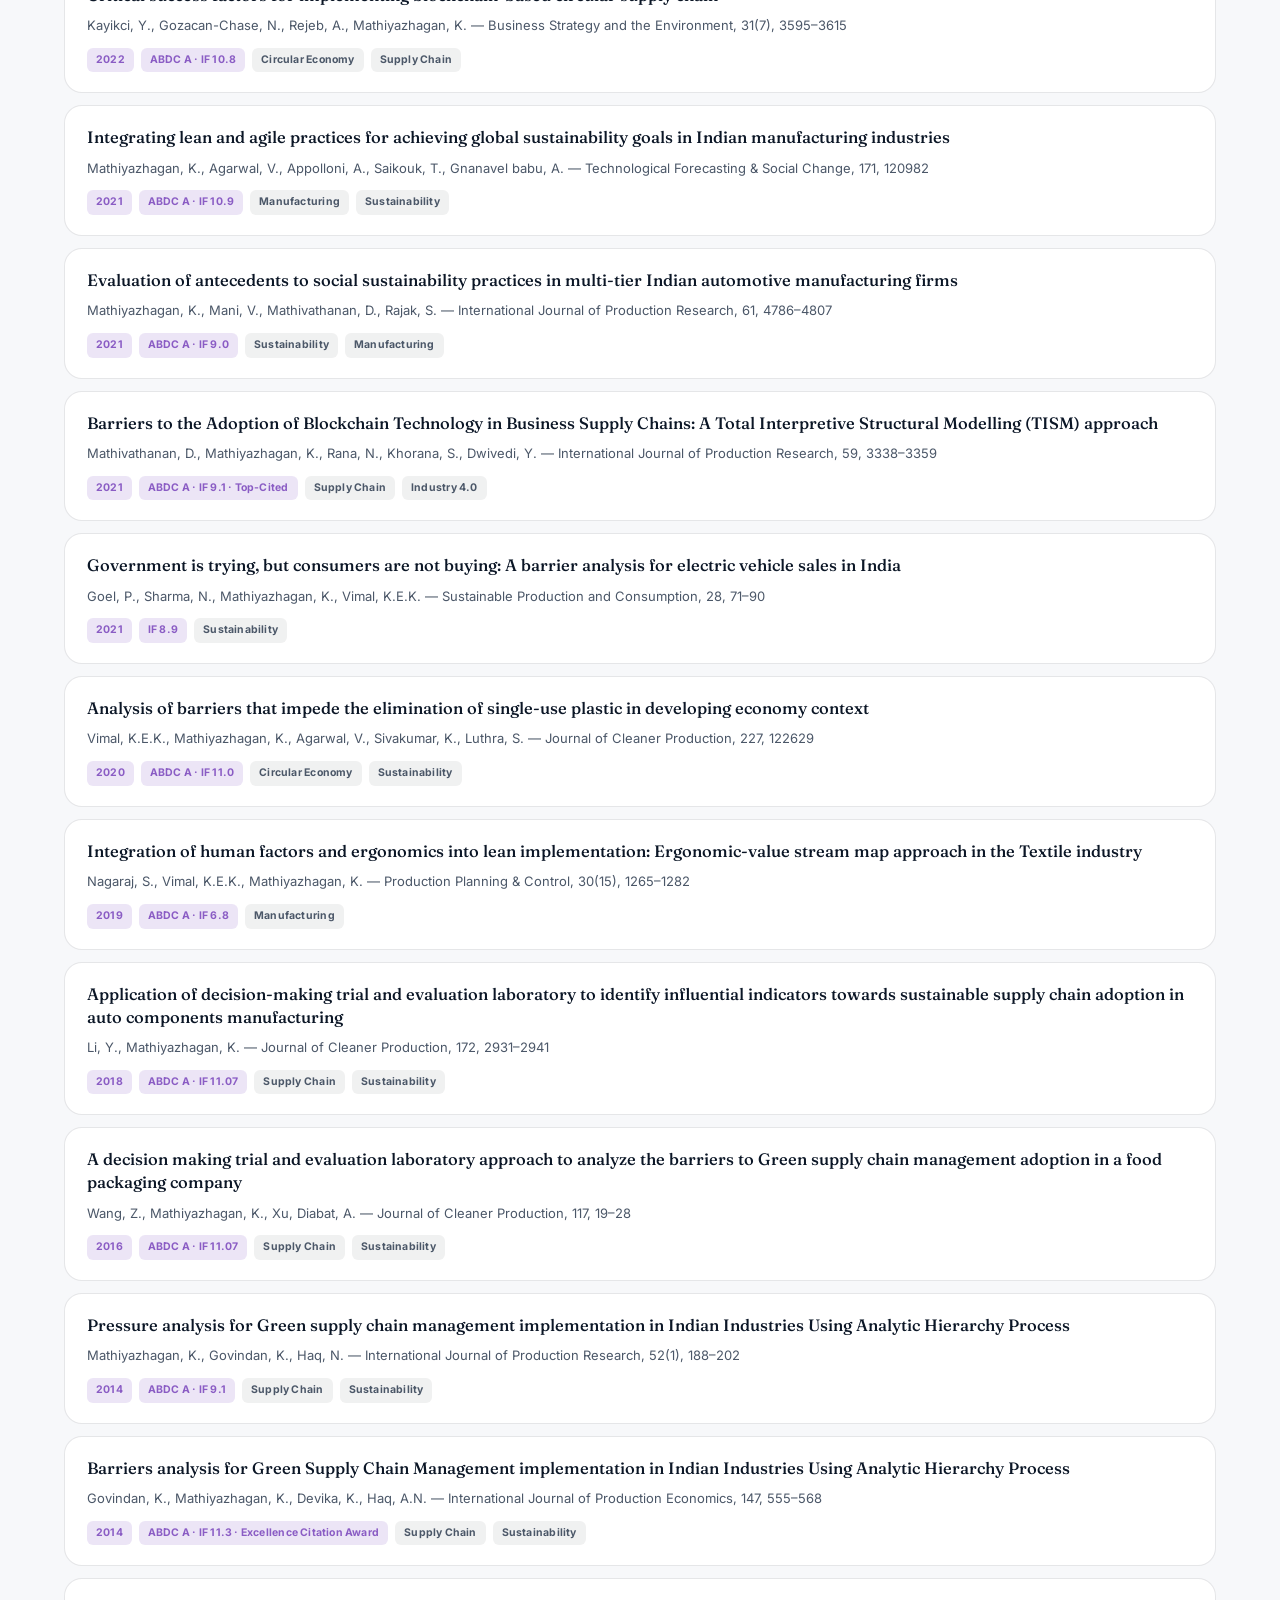
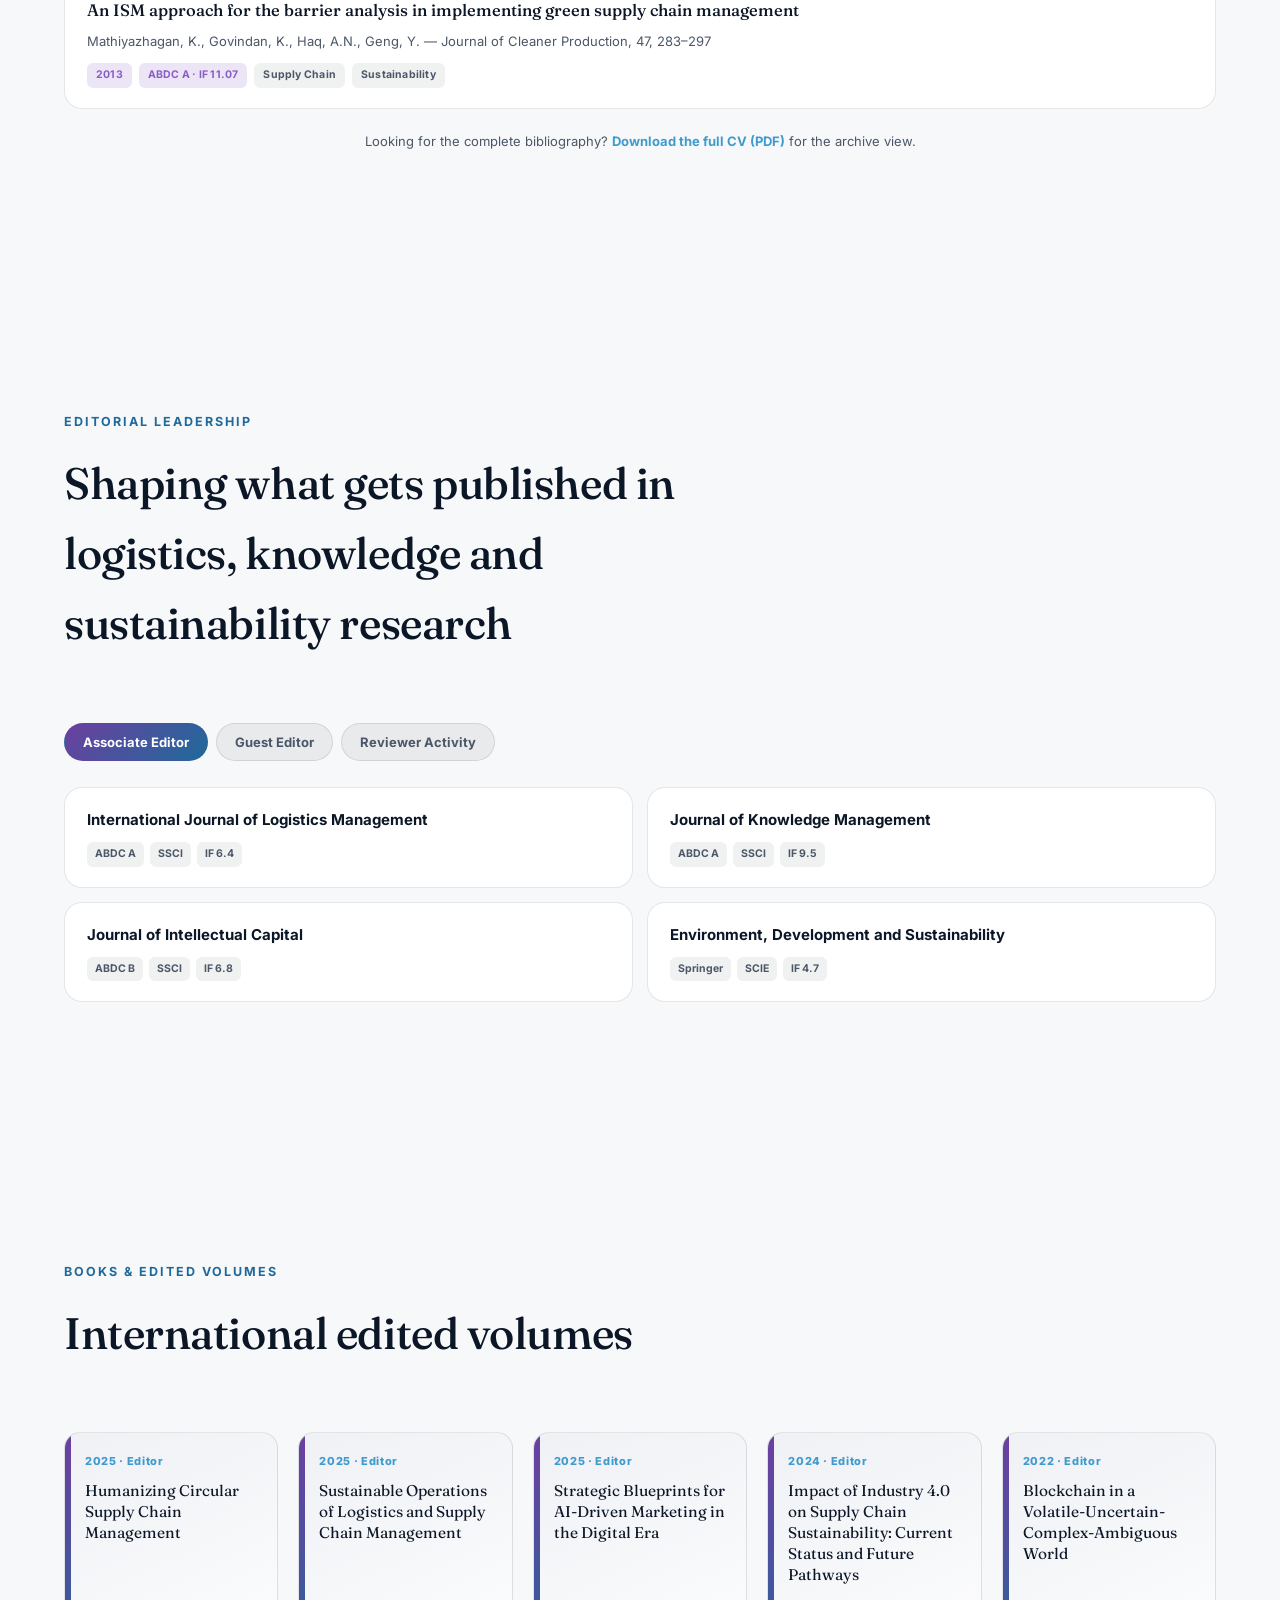
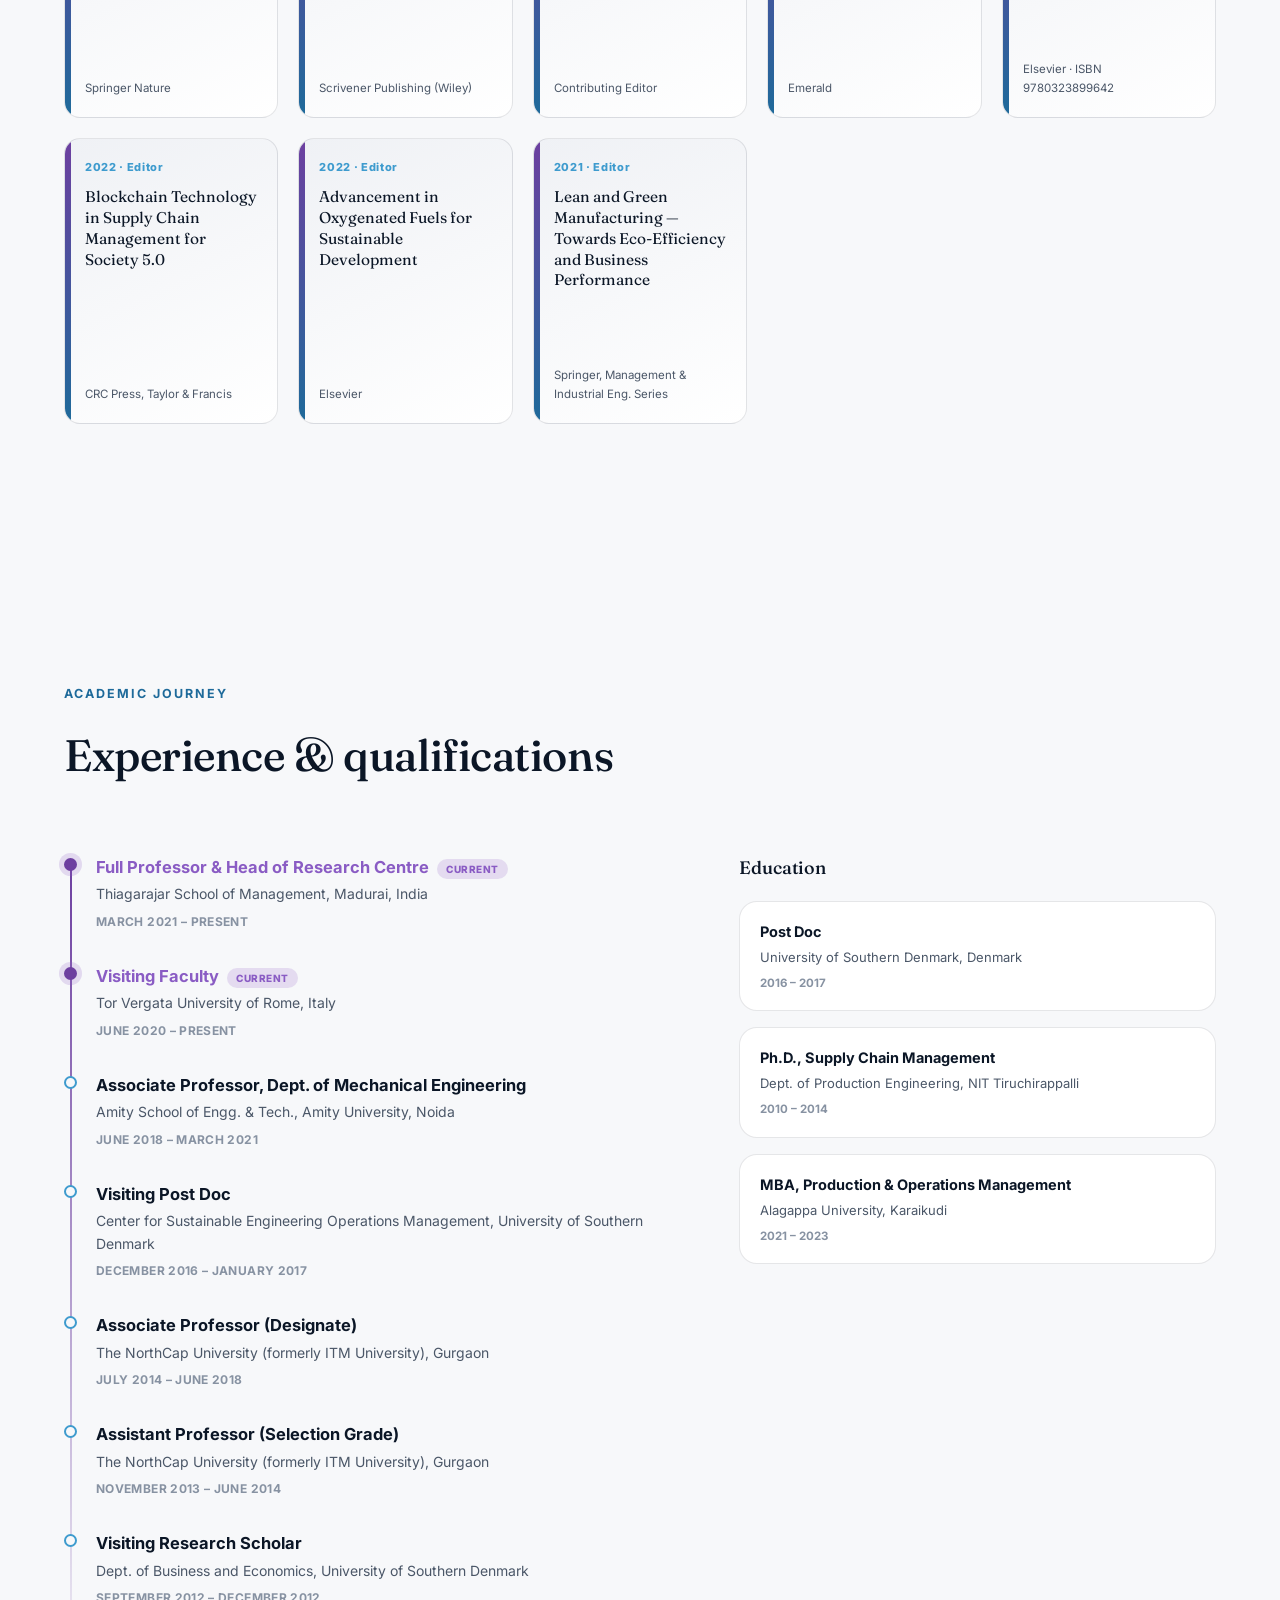
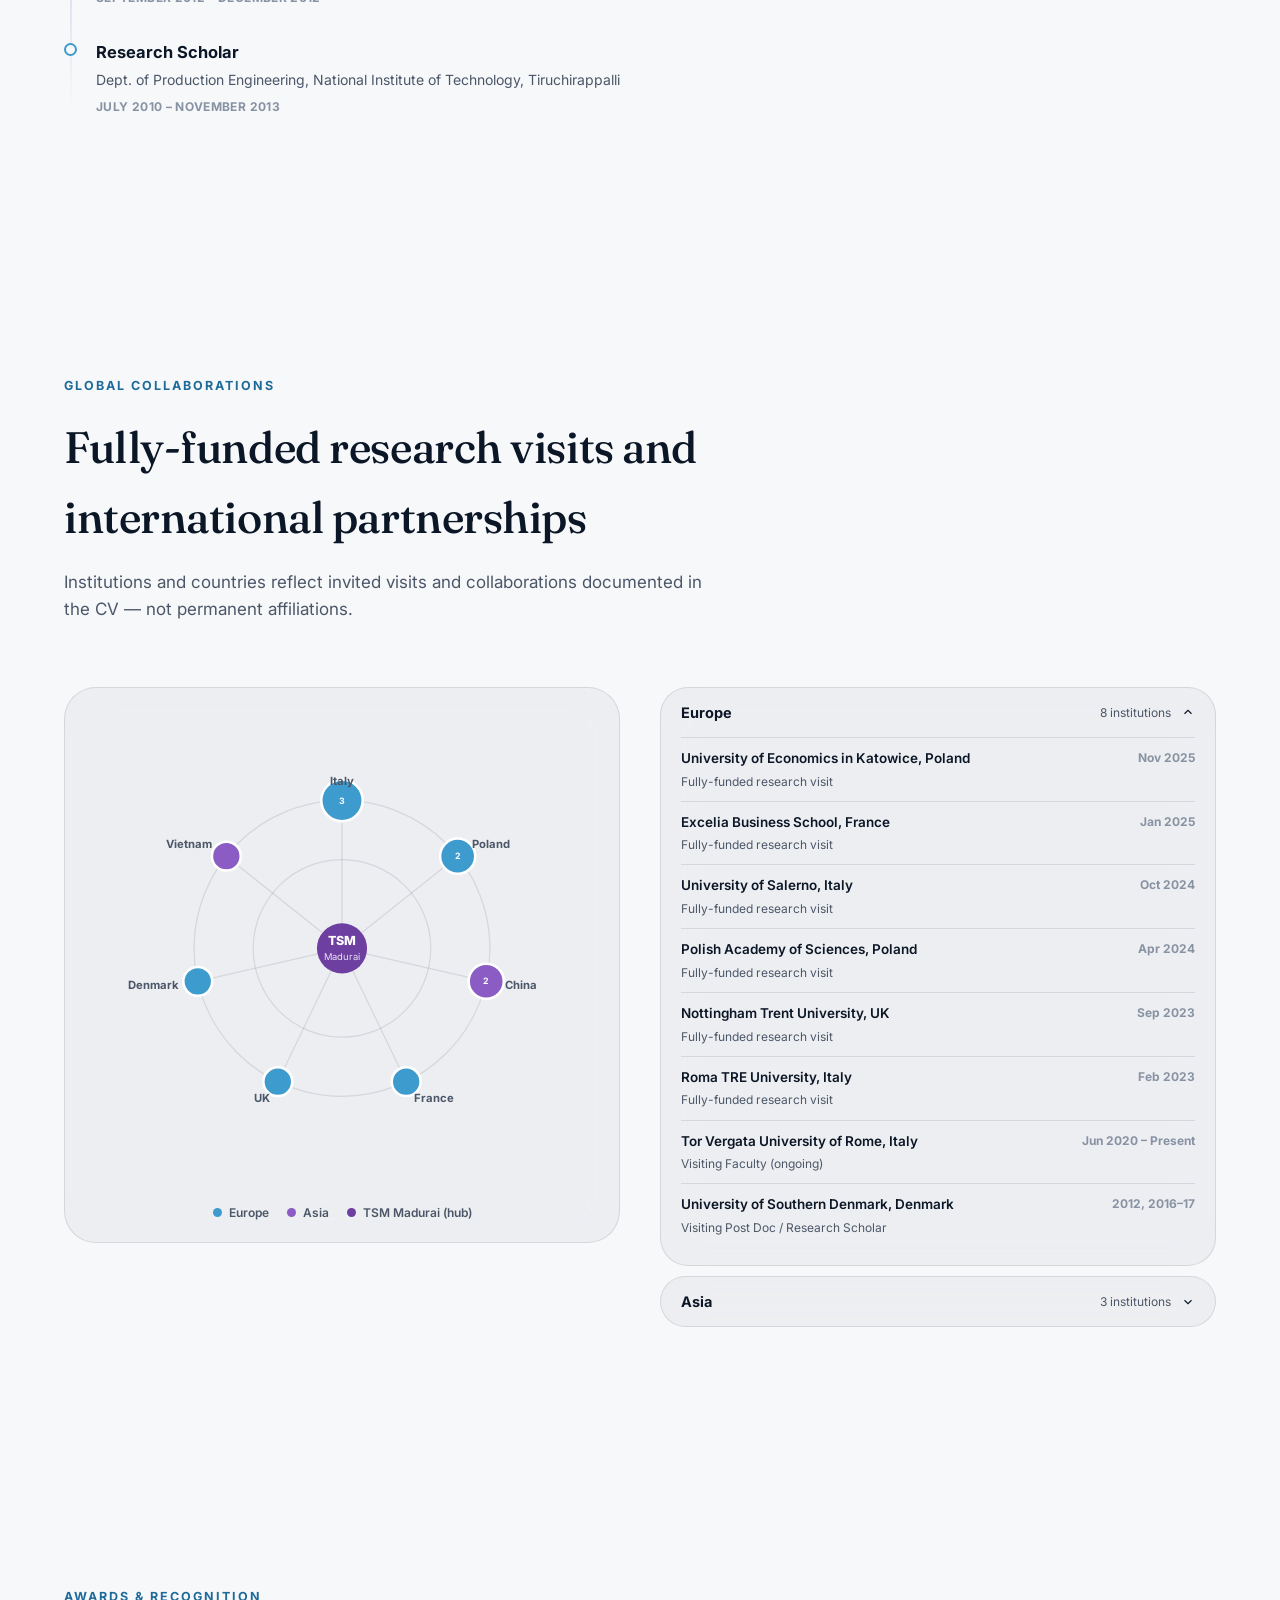
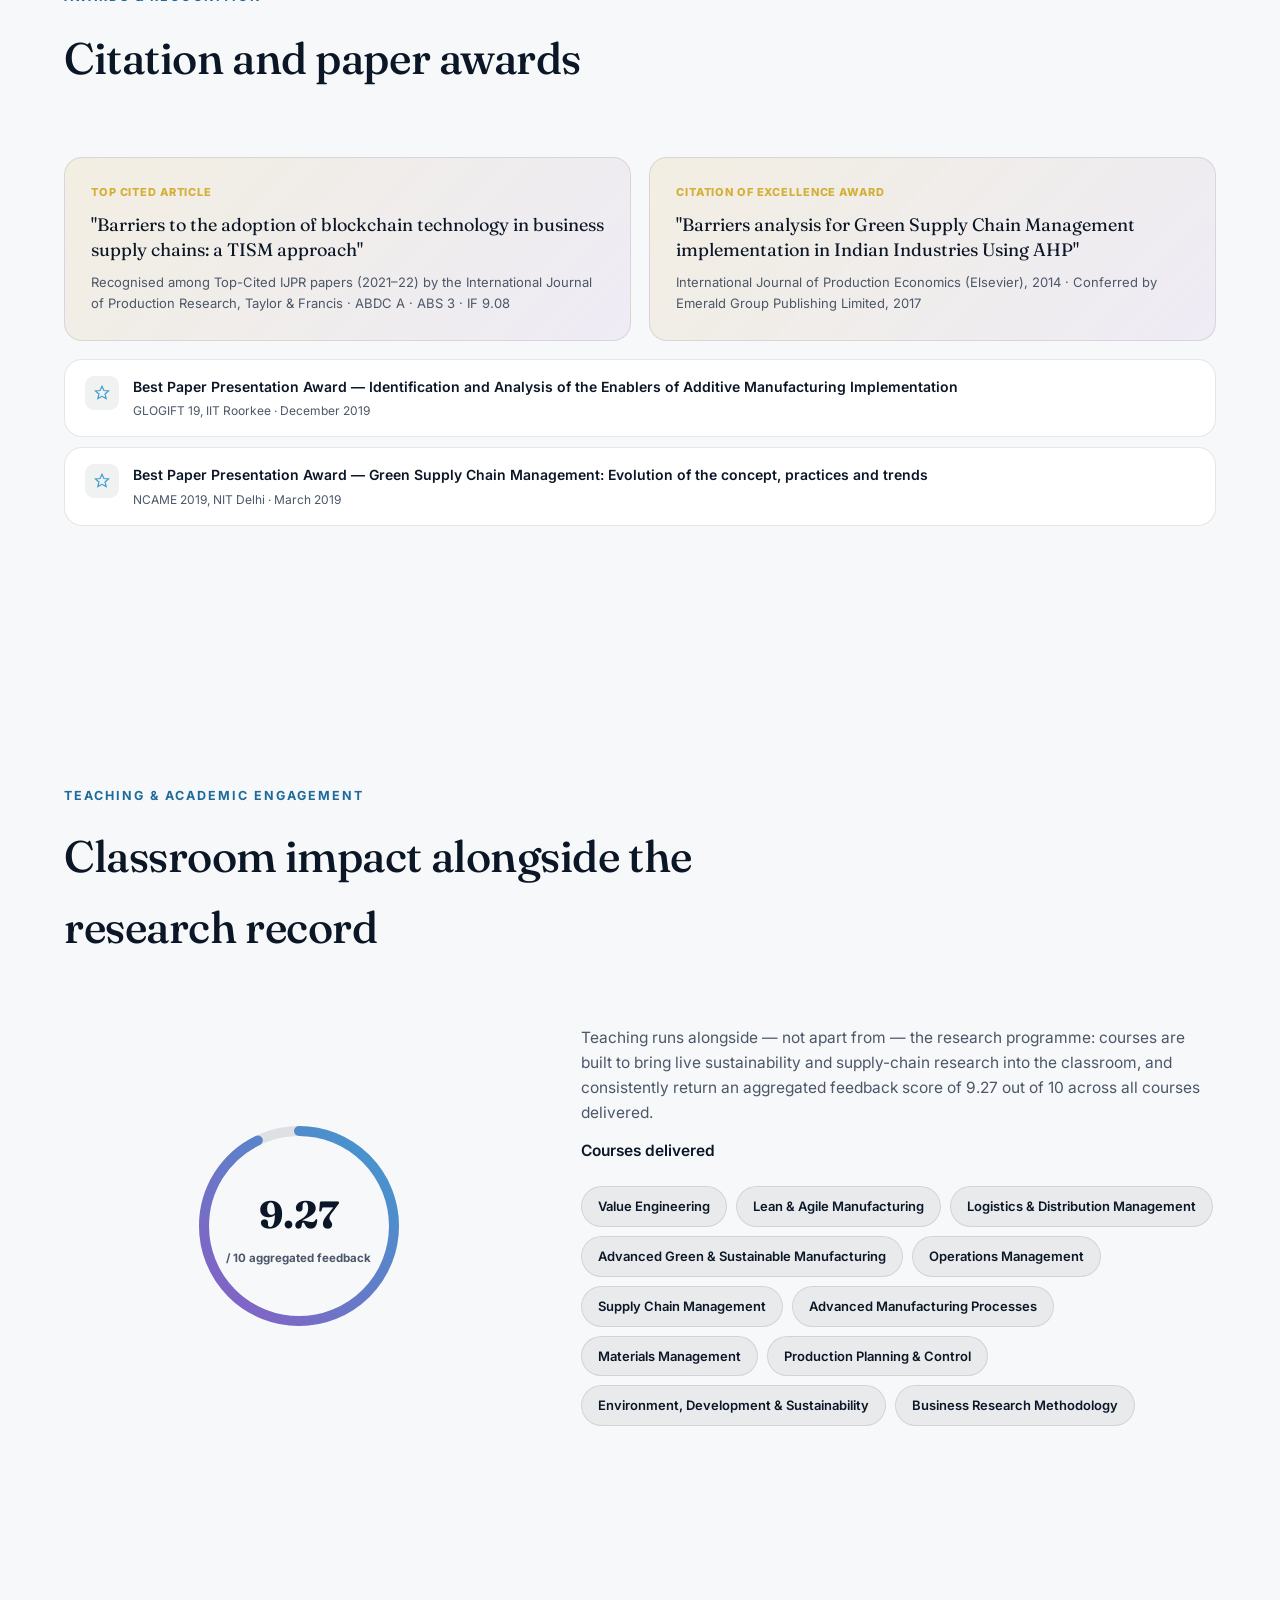
<file: index.html.html>
<!DOCTYPE html>
<html lang="en">
<head>
<meta charset="UTF-8">
<meta name="viewport" content="width=device-width, initial-scale=1.0">
<title>Dr. Kaliyan Mathiyazhagan — Professor &amp; Head of Research Centre, TSM</title>
<meta name="description" content="Dr. Kaliyan Mathiyazhagan — Professor & Head of Research Centre at Thiagarajar School of Management. Top 2% Scientist. Research in Sustainable Supply Chain Management, Circular Economy, Lean Six Sigma and Multi-Criteria Decision Making.">
<link rel="preconnect" href="https://fonts.googleapis.com">
<link rel="preconnect" href="https://fonts.gstatic.com" crossorigin>
<link href="https://fonts.googleapis.com/css2?family=Fraunces:opsz,wght@9..144,300;9..144,400;9..144,500;9..144,600&family=Inter:wght@400;500;600;700;800&display=swap" rel="stylesheet">
<script type="application/ld+json">
{
  "@context": "https://schema.org",
  "@type": "Person",
  "name": "Dr. Kaliyan Mathiyazhagan",
  "jobTitle": "Professor & Head of Research Centre",
  "affiliation": {
    "@type": "Organization",
    "name": "Thiagarajar School of Management"
  },
  "email": "kmathiyazhagan@tsm.ac.in",
  "sameAs": [
    "https://scholar.google.co.in/citations?user=r_Kyy7kAAAAJ&hl=en",
    "https://www.scopus.com/authid/detail.uri?authorId=55599573800",
    "https://orcid.org/0000-0002-2340-7394",
    "https://www.researchgate.net/profile/K-Mathiyazhagan-2",
    "https://www.linkedin.com/in/dr-k-mathiyazhagan-8201629a/"
  ]
}
</script>
<style>
:root{
  --bg:#07111F;
  --bg-elev:#0B1626;
  --bg-elev-2:#0F1D31;
  --accent:#8A5CC4;
  --accent-strong:#6D3FA0;
  --accent-2:#3E9BCE;
  --accent-2-strong:#1E6A9A;
  --glass:rgba(255,255,255,0.06);
  --glass-strong:rgba(255,255,255,0.09);
  --glass-border:rgba(255,255,255,0.12);
  --text:#F5F7FA;
  --text-dim:#94A3B8;
  --text-faint:#5C6B80;
  --serif:'Fraunces', Georgia, serif;
  --sans:'Inter', -apple-system, BlinkMacSystemFont, 'Segoe UI', sans-serif;
  --radius-lg:28px;
  --radius-md:18px;
  --radius-sm:12px;
  --maxw:1280px;
  --ease:cubic-bezier(.22,.68,.35,1);
}
[data-theme="light"]{
  --bg:#F7F8FA;
  --bg-elev:#FFFFFF;
  --bg-elev-2:#EFF1F5;
  --glass:rgba(7,17,31,0.04);
  --glass-strong:rgba(7,17,31,0.06);
  --glass-border:rgba(7,17,31,0.10);
  --text:#0B1626;
  --text-dim:#4B5768;
  --text-faint:#8792A2;
}
*,*::before,*::after{box-sizing:border-box;}
html{scroll-behavior:smooth;}
@media (prefers-reduced-motion: reduce){
  html{scroll-behavior:auto;}
  *,*::before,*::after{animation-duration:0.001ms !important;animation-iteration-count:1 !important;transition-duration:0.001ms !important;scroll-behavior:auto !important;}
}
body{
  margin:0;
  background:var(--bg);
  color:var(--text);
  font-family:var(--sans);
  font-size:16px;
  line-height:1.6;
  -webkit-font-smoothing:antialiased;
  transition:background .4s var(--ease), color .4s var(--ease);
  overflow-x:hidden;
}
img{max-width:100%;display:block;}
a{color:inherit;text-decoration:none;}
h1,h2,h3,h4{margin:0;font-family:var(--serif);font-weight:500;letter-spacing:-0.01em;}
p{margin:0;}
button{font-family:inherit;cursor:pointer;background:none;border:none;color:inherit;}
.wrap{max-width:var(--maxw);margin:0 auto;padding:0 clamp(20px,5vw,72px);}
.eyebrow{
  font-family:var(--sans);
  font-size:12.5px;
  font-weight:700;
  letter-spacing:0.16em;
  text-transform:uppercase;
  color:var(--accent-2);
}
[data-theme="light"] .eyebrow{color:var(--accent-2-strong);}
section{position:relative;padding:clamp(72px,10vw,150px) 0;}
.section-head{max-width:680px;margin-bottom:clamp(36px,5vw,64px);}
.section-head h2{font-size:clamp(30px,4vw,44px);margin-top:14px;}
.section-head p{color:var(--text-dim);margin-top:16px;font-size:17px;max-width:60ch;}

/* Glass */
.glass{
  background:var(--glass);
  border:1px solid var(--glass-border);
  backdrop-filter:blur(20px) saturate(140%);
  -webkit-backdrop-filter:blur(20px) saturate(140%);
  border-radius:var(--radius-lg);
}
.card{
  background:var(--bg-elev);
  border:1px solid var(--glass-border);
  border-radius:var(--radius-md);
  transition:transform .35s var(--ease), border-color .35s var(--ease), box-shadow .35s var(--ease);
}
.card:hover{transform:translateY(-4px);border-color:rgba(138,92,196,0.4);box-shadow:0 20px 50px -25px rgba(0,0,0,0.5);}

/* Reveal */
.reveal{opacity:0;transform:translateY(22px);transition:opacity .7s var(--ease), transform .7s var(--ease);}
.reveal.in{opacity:1;transform:translateY(0);}

/* ---------- NAV ---------- */
.navbar{
  position:fixed;top:16px;left:50%;transform:translateX(-50%);
  z-index:200;
  width:min(94vw,1200px);
  display:flex;align-items:center;justify-content:space-between;
  padding:8px 14px 8px 18px;
  border-radius:999px;
  overflow:hidden;
  transition:background .4s var(--ease), border-color .4s var(--ease);
}
.brand{display:flex;align-items:center;gap:9px;font-weight:700;font-size:15px;flex-shrink:0;white-space:nowrap;}
.brand-mark{
  width:32px;height:32px;border-radius:9px;
  background:linear-gradient(135deg,var(--accent-strong),var(--accent-2-strong));
  display:flex;align-items:center;justify-content:center;
  font-family:var(--serif);font-size:14px;color:#fff;flex-shrink:0;
}
.brand-text{display:flex;flex-direction:column;line-height:1.2;white-space:nowrap;}
.brand-text b{font-size:13.5px;white-space:nowrap;}
.brand-text span{font-size:10px;color:var(--text-dim);font-weight:500;letter-spacing:.02em;white-space:nowrap;}
.nav-links{display:flex;gap:0;list-style:none;margin:0;padding:0;flex-shrink:1;}
.nav-links a{
  font-size:12.5px;font-weight:600;padding:9px 11px;border-radius:999px;color:var(--text-dim);
  transition:color .25s, background .25s;
  white-space:nowrap;
}
.nav-links a:hover{color:var(--text);background:var(--glass-strong);}
.nav-actions{display:flex;align-items:center;gap:8px;}
.theme-btn{
  width:38px;height:38px;border-radius:50%;
  display:flex;align-items:center;justify-content:center;
  background:var(--glass-strong);border:1px solid var(--glass-border);
  transition:border-color .25s;
}
.theme-btn:hover{border-color:var(--accent);}
.theme-btn svg{width:17px;height:17px;}
.icon-sun{display:none;}
[data-theme="light"] .icon-moon{display:none;}
[data-theme="light"] .icon-sun{display:block;}
.menu-btn{display:none;width:38px;height:38px;border-radius:50%;background:var(--glass-strong);border:1px solid var(--glass-border);align-items:center;justify-content:center;}
.menu-btn svg{width:17px;height:17px;}

.mobile-sheet{
  position:fixed;inset:0;z-index:199;background:rgba(2,6,14,0.6);
  backdrop-filter:blur(6px);
  opacity:0;pointer-events:none;transition:opacity .3s var(--ease);
}
.mobile-sheet.open{opacity:1;pointer-events:auto;}
.mobile-sheet-panel{
  position:absolute;top:0;right:0;height:100%;width:min(78vw,340px);
  background:var(--bg-elev);border-left:1px solid var(--glass-border);
  padding:90px 28px 28px;transform:translateX(100%);transition:transform .4s var(--ease);
  display:flex;flex-direction:column;gap:4px;overflow-y:auto;
}
.mobile-sheet.open .mobile-sheet-panel{transform:translateX(0);}
.mobile-sheet-panel a{padding:14px 4px;font-size:16px;font-weight:600;border-bottom:1px solid var(--glass-border);}

/* ---------- HERO ---------- */
.hero{padding-top:clamp(140px,20vw,190px);padding-bottom:clamp(60px,8vw,90px);position:relative;overflow:hidden;}
.hero-grid{display:grid;grid-template-columns:1.15fr 0.85fr;gap:clamp(30px,5vw,60px);align-items:center;}
.hero-eyebrow{display:flex;align-items:center;gap:10px;margin-bottom:22px;}
.hero-eyebrow .dot{width:7px;height:7px;border-radius:50%;background:var(--accent-2);box-shadow:0 0 0 4px rgba(62,155,206,0.18);}
.hero h1{font-size:clamp(38px,6vw,68px);line-height:1.04;letter-spacing:-0.02em;}
.hero h1 em{font-style:normal;background:linear-gradient(120deg,var(--accent-2),var(--accent));-webkit-background-clip:text;background-clip:text;color:transparent;}
.hero-role{margin-top:18px;font-size:clamp(16px,2vw,19px);color:var(--text-dim);font-weight:500;}
.hero-role b{color:var(--text);font-weight:600;}
.hero-statement{margin-top:22px;max-width:52ch;font-size:16.5px;color:var(--text-dim);}
.hero-ctas{display:flex;flex-wrap:wrap;gap:14px;margin-top:34px;}
.btn{
  display:inline-flex;align-items:center;gap:8px;
  padding:14px 26px;border-radius:14px;font-weight:700;font-size:14.5px;
  transition:transform .3s var(--ease), box-shadow .3s var(--ease), background .3s;
}
.btn-primary{background:linear-gradient(135deg,var(--accent-strong),var(--accent-2-strong));color:#fff;box-shadow:0 14px 34px -14px rgba(109,63,160,0.65);}
.btn-primary:hover{transform:translateY(-2px);box-shadow:0 18px 40px -14px rgba(109,63,160,0.8);}
.btn-ghost{background:var(--glass-strong);border:1px solid var(--glass-border);color:var(--text);}
.btn-ghost:hover{transform:translateY(-2px);border-color:var(--accent);}
.profile-links{display:flex;gap:10px;margin-top:34px;flex-wrap:wrap;}
.profile-links a{
  width:38px;height:38px;border-radius:50%;display:flex;align-items:center;justify-content:center;
  background:var(--glass);border:1px solid var(--glass-border);font-size:11px;font-weight:800;color:var(--text-dim);
  transition:color .25s,border-color .25s;
}
.profile-links a:hover{color:var(--text);border-color:var(--accent-2);}

.hero-visual{position:relative;display:flex;align-items:center;justify-content:center;}
.hero-portrait-frame{
  position:relative;width:min(100%,360px);aspect-ratio:1/1.05;border-radius:32px;
  padding:5px;background:linear-gradient(160deg,rgba(138,92,196,0.55),rgba(62,155,206,0.35));
}
.hero-portrait-inner{
  width:100%;height:100%;border-radius:28px;overflow:hidden;position:relative;
  background:var(--bg-elev);border:1px solid var(--glass-border);
  display:flex;align-items:center;justify-content:center;
}
.portrait-fallback{
  width:100%;height:100%;display:flex;align-items:center;justify-content:center;flex-direction:column;gap:10px;
  background:radial-gradient(circle at 30% 20%, rgba(138,92,196,0.35), transparent 60%), var(--bg-elev-2);
  color:var(--text-dim);
}
.portrait-fallback span.initials{font-family:var(--serif);font-size:64px;color:var(--text);}
.orbit-svg{position:absolute;inset:-60px;z-index:-1;opacity:.9;}
[data-theme="light"] .orbit-svg{opacity:.5;}

/* ---------- HERO METRICS STRIP ---------- */
.metrics-strip{margin-top:clamp(50px,7vw,80px);}
.metrics-grid{display:grid;grid-template-columns:repeat(5,1fr);gap:14px;}
.metric-card{
  padding:22px 18px;text-align:left;
}
.metric-card .num{font-family:var(--serif);font-size:clamp(24px,2.6vw,32px);font-weight:600;color:var(--text);}
.metric-card .label{margin-top:6px;font-size:12.5px;color:var(--text-dim);font-weight:600;line-height:1.4;}
.metric-card .src{margin-top:8px;font-size:10.5px;color:var(--text-faint);text-transform:uppercase;letter-spacing:.06em;font-weight:700;}

/* ---------- ABOUT ---------- */
.about-grid{display:grid;grid-template-columns:1.3fr 1fr;gap:48px;align-items:start;}
.about-bio p{color:var(--text-dim);font-size:16.5px;margin-bottom:18px;}
.about-bio p:first-child{font-family:var(--serif);font-size:20px;color:var(--text);line-height:1.5;font-weight:400;}
.identity-card{padding:28px;}
.identity-row{display:flex;justify-content:space-between;gap:16px;padding:14px 0;border-bottom:1px solid var(--glass-border);}
.identity-row:last-of-type{border-bottom:none;}
.identity-row .k{font-size:12.5px;color:var(--text-dim);font-weight:600;}
.identity-row .v{font-size:14px;font-weight:600;text-align:right;max-width:60%;}
.chip-row{display:flex;flex-wrap:wrap;gap:8px;margin-top:16px;}
.chip{padding:7px 13px;border-radius:999px;font-size:12px;font-weight:600;background:var(--glass-strong);border:1px solid var(--glass-border);color:var(--text-dim);}

/* ---------- RESEARCH ---------- */
.research-cards{display:grid;grid-template-columns:repeat(4,1fr);gap:18px;}
.research-card{padding:26px 22px;cursor:pointer;}
.research-card .ricon{width:46px;height:46px;border-radius:13px;display:flex;align-items:center;justify-content:center;background:var(--glass-strong);margin-bottom:18px;}
.research-card .ricon svg{width:22px;height:22px;stroke:var(--accent-2);}
.research-card h3{font-size:18px;font-weight:600;}
.research-card p{margin-top:8px;font-size:13.5px;color:var(--text-dim);}
.research-card .rtags{margin-top:14px;display:none;flex-wrap:wrap;gap:6px;}
.research-card.open .rtags{display:flex;}
.research-card .rtags span{font-size:11px;padding:4px 9px;border-radius:999px;background:rgba(138,92,196,0.14);color:var(--accent);font-weight:600;}

.ecosystem-wrap{margin-top:56px;padding:36px clamp(16px,4vw,40px);}
.ecosystem-wrap h3{font-size:20px;font-weight:600;margin-bottom:4px;}
.ecosystem-wrap > p{color:var(--text-dim);font-size:14px;margin-bottom:20px;}
.eco-svg{width:100%;height:auto;}
.eco-node text{font-size:11.5px;font-weight:700;fill:var(--text);font-family:var(--sans);}
.eco-node circle{fill:var(--bg-elev-2);stroke:var(--glass-border);transition:stroke .3s,fill .3s;}
.eco-node.core circle{fill:var(--accent-strong);stroke:var(--accent-strong);}
.eco-node.core text{fill:#fff;}
.eco-line{stroke:var(--glass-border);stroke-width:1.4;}

/* ---------- IMPACT DASHBOARD ---------- */
.impact-section{background:var(--bg-elev);border-top:1px solid var(--glass-border);border-bottom:1px solid var(--glass-border);}
.impact-grid{display:grid;grid-template-columns:repeat(5,1fr);gap:16px;}
.impact-card{padding:28px 22px;text-align:left;}
.impact-card .val{font-family:var(--serif);font-size:clamp(28px,3vw,38px);font-weight:600;}
.impact-card .lbl{margin-top:8px;font-size:13px;color:var(--text-dim);font-weight:600;}
.impact-card .plat{margin-top:12px;font-size:10.5px;font-weight:800;letter-spacing:.08em;text-transform:uppercase;color:var(--accent-2);}
.badge-top2{
  margin-top:26px;padding:22px 28px;display:flex;align-items:center;gap:18px;
  background:linear-gradient(120deg,rgba(138,92,196,0.14),rgba(62,155,206,0.1));
}
.badge-top2 .medal{width:52px;height:52px;border-radius:50%;background:linear-gradient(135deg,#D4AF37,#F5D783);display:flex;align-items:center;justify-content:center;flex-shrink:0;color:#3a2b00;font-size:20px;font-weight:800;font-family:var(--serif);}
.badge-top2 b{font-size:16px;}
.badge-top2 span{display:block;color:var(--text-dim);font-size:13px;margin-top:2px;}
.impact-note{margin-top:16px;font-size:12px;color:var(--text-faint);}

/* ---------- PUBLICATIONS ---------- */
.pub-controls{display:flex;flex-wrap:wrap;gap:12px;margin-bottom:28px;}
.pub-search{
  flex:1 1 260px;display:flex;align-items:center;gap:10px;padding:12px 16px;border-radius:14px;
}
.pub-search svg{width:16px;height:16px;stroke:var(--text-dim);flex-shrink:0;}
.pub-search input{flex:1;background:none;border:none;outline:none;color:var(--text);font-size:14px;font-family:inherit;}
.pub-search input::placeholder{color:var(--text-faint);}
.pub-select{padding:12px 14px;border-radius:14px;font-size:13.5px;font-weight:600;color:var(--text);appearance:none;background-position:right 12px center;background-repeat:no-repeat;background-size:12px;}
.pub-select{background-image:url("data:image/svg+xml,%3Csvg xmlns='http://www.w3.org/2000/svg' width='12' height='8'%3E%3Cpath d='M1 1l5 5 5-5' stroke='%2394A3B8' fill='none' stroke-width='1.6'/%3E%3C/svg%3E");}
.pub-count{font-size:12.5px;color:var(--text-faint);margin-bottom:16px;}
.pub-list{display:flex;flex-direction:column;gap:12px;}
.pub-card{padding:20px 22px;}
.pub-card .ptitle{font-family:var(--serif);font-size:16.5px;font-weight:500;line-height:1.4;}
.pub-card .pmeta{margin-top:8px;font-size:13px;color:var(--text-dim);}
.pub-card .ptags{margin-top:12px;display:flex;flex-wrap:wrap;gap:7px;}
.pub-card .ptags span{font-size:10.5px;font-weight:700;padding:4px 9px;border-radius:6px;background:var(--glass-strong);color:var(--text-dim);letter-spacing:.02em;}
.pub-card .ptags span.badge-a{background:rgba(138,92,196,0.16);color:var(--accent);}
.pub-empty{padding:40px;text-align:center;color:var(--text-dim);font-size:14px;}
.pub-archive-note{margin-top:22px;font-size:13px;color:var(--text-dim);text-align:center;}

/* ---------- EDITORIAL ---------- */
.editorial-tabs{display:flex;gap:8px;margin-bottom:26px;flex-wrap:wrap;}
.etab{padding:10px 18px;border-radius:999px;font-size:13px;font-weight:700;background:var(--glass-strong);border:1px solid var(--glass-border);color:var(--text-dim);}
.etab.active{background:linear-gradient(135deg,var(--accent-strong),var(--accent-2-strong));color:#fff;border-color:transparent;}
.epanel{display:none;}
.epanel.active{display:block;}
.journal-grid{display:grid;grid-template-columns:repeat(2,1fr);gap:14px;}
.journal-card{padding:20px 22px;}
.journal-card .jname{font-weight:700;font-size:15px;}
.journal-card .jtags{margin-top:10px;display:flex;flex-wrap:wrap;gap:6px;}
.journal-card .jtags span{font-size:10.5px;font-weight:700;padding:4px 8px;border-radius:6px;background:var(--glass-strong);color:var(--text-dim);}
.guest-list{display:flex;flex-direction:column;gap:10px;}
.guest-item{padding:16px 20px;display:flex;justify-content:space-between;gap:16px;align-items:flex-start;}
.guest-item .gtitle{font-size:14.5px;font-weight:600;max-width:60ch;}
.guest-item .gjournal{margin-top:5px;font-size:12.5px;color:var(--text-dim);}
.reviewer-cloud{display:flex;flex-wrap:wrap;gap:8px;}
.reviewer-cloud span{padding:8px 14px;border-radius:999px;font-size:12.5px;font-weight:600;background:var(--glass-strong);border:1px solid var(--glass-border);color:var(--text-dim);}

/* ---------- BOOKS ---------- */
.books-grid{display:grid;grid-template-columns:repeat(auto-fill,minmax(200px,1fr));gap:20px;}
.book-cover{
  aspect-ratio:3/4;border-radius:16px;padding:20px;display:flex;flex-direction:column;justify-content:space-between;
  background:linear-gradient(155deg,var(--bg-elev-2),var(--bg-elev));border:1px solid var(--glass-border);
  position:relative;overflow:hidden;
}
.book-cover::before{content:'';position:absolute;top:0;left:0;width:6px;height:100%;background:linear-gradient(var(--accent-strong),var(--accent-2-strong));}
.book-cover .byear{font-size:11px;font-weight:800;color:var(--accent-2);letter-spacing:.06em;}
.book-cover .btitle{font-family:var(--serif);font-size:15.5px;line-height:1.35;margin-top:10px;}
.book-cover .bpub{font-size:11.5px;color:var(--text-dim);margin-top:auto;}

/* ---------- TIMELINE ---------- */
.timeline{position:relative;padding-left:32px;}
.timeline::before{content:'';position:absolute;left:6px;top:6px;bottom:6px;width:2px;background:linear-gradient(var(--accent-strong),transparent);}
.tl-item{position:relative;padding-bottom:32px;}
.tl-item:last-child{padding-bottom:0;}
.tl-item::before{content:'';position:absolute;left:-32px;top:4px;width:13px;height:13px;border-radius:50%;background:var(--bg);border:2.5px solid var(--accent-2);}
.tl-item.current::before{background:var(--accent-strong);border-color:var(--accent-strong);box-shadow:0 0 0 5px rgba(138,92,196,0.2);}
.tl-item .trole{font-size:16.5px;font-weight:700;}
.tl-item.current .trole{color:var(--accent);}
.tl-item .tinst{font-size:14px;color:var(--text-dim);margin-top:3px;}
.tl-item .tperiod{font-size:12px;color:var(--text-faint);font-weight:700;letter-spacing:.03em;margin-top:6px;text-transform:uppercase;}
.tl-item .tcurrent-badge{display:inline-block;margin-left:8px;padding:2px 9px;border-radius:999px;background:rgba(138,92,196,0.18);color:var(--accent);font-size:10px;font-weight:800;letter-spacing:.05em;text-transform:uppercase;}

.journey-cols{display:grid;grid-template-columns:1.3fr 1fr;gap:56px;align-items:start;}
.edu-list{display:flex;flex-direction:column;gap:16px;}
.edu-item{padding:18px 20px;}
.edu-item .edeg{font-weight:700;font-size:14.5px;}
.edu-item .einst{font-size:13px;color:var(--text-dim);margin-top:4px;}
.edu-item .eyear{font-size:11.5px;color:var(--text-faint);font-weight:700;margin-top:6px;}

/* ---------- GLOBAL ---------- */
.global-layout{display:grid;grid-template-columns:1fr 1fr;gap:40px;align-items:start;}
.globe-visual{position:relative;aspect-ratio:1/1;border-radius:32px;overflow:hidden;display:flex;flex-direction:column;align-items:center;justify-content:center;padding:20px;}
.globe-svg{width:100%;height:100%;}
.globe-dot{stroke:var(--bg-elev);stroke-width:2;cursor:pointer;transition:r .2s, opacity .2s;}
.globe-dot:hover{opacity:0.8;}
.globe-ring{fill:none;stroke:var(--glass-border);}
.globe-line{stroke:var(--glass-border);}
.globe-label{font-family:var(--sans);font-size:9px;font-weight:700;fill:var(--text-dim);}
.globe-count{font-family:var(--sans);font-size:7px;font-weight:700;fill:#fff;}
.globe-legend{display:flex;gap:18px;margin-top:14px;flex-wrap:wrap;justify-content:center;}
.globe-legend .lg-item{display:flex;align-items:center;gap:7px;font-size:12px;font-weight:600;color:var(--text-dim);}
.globe-legend .lg-dot{width:9px;height:9px;border-radius:50%;flex-shrink:0;}
.region-list{display:flex;flex-direction:column;gap:10px;}
.region-group{padding:0;overflow:hidden;}
.region-head{padding:16px 20px;display:flex;justify-content:space-between;align-items:center;width:100%;text-align:left;}
.region-head b{font-size:14.5px;}
.region-head .rcount{font-size:12px;color:var(--text-dim);}
.region-body{display:none;padding:0 20px 18px;}
.region-group.open .region-body{display:block;}
.region-body .visit{padding:10px 0;border-top:1px solid var(--glass-border);display:flex;justify-content:space-between;gap:12px;}
.region-body .visit .vinst{font-size:13.5px;font-weight:600;}
.region-body .visit .vtype{font-size:12px;color:var(--text-dim);margin-top:2px;}
.region-body .visit .vyear{font-size:12px;color:var(--text-faint);font-weight:700;white-space:nowrap;}
.region-head .chev{transition:transform .3s;}
.region-group.open .chev{transform:rotate(180deg);}

/* ---------- RECOGNITION ---------- */
.award-featured{display:grid;grid-template-columns:1fr 1fr;gap:18px;margin-bottom:18px;}
.award-card{padding:26px;position:relative;overflow:hidden;}
.award-card.hi{background:linear-gradient(135deg,rgba(212,175,55,0.12),rgba(138,92,196,0.08));}
.award-card .atype{font-size:11px;font-weight:800;letter-spacing:.08em;text-transform:uppercase;color:#D4AF37;}
.award-card .atitle{font-family:var(--serif);font-size:18px;margin-top:10px;line-height:1.4;}
.award-card .adetail{margin-top:10px;font-size:13px;color:var(--text-dim);}
.bestpaper-list{display:flex;flex-direction:column;gap:10px;}
.bp-item{padding:16px 20px;display:flex;gap:14px;align-items:flex-start;}
.bp-item .bpicon{width:34px;height:34px;border-radius:9px;background:var(--glass-strong);display:flex;align-items:center;justify-content:center;flex-shrink:0;}
.bp-item .bpicon svg{width:16px;height:16px;stroke:var(--accent-2);}
.bp-item .bptitle{font-size:14px;font-weight:600;}
.bp-item .bpmeta{font-size:12px;color:var(--text-dim);margin-top:3px;}

/* ---------- TEACHING ---------- */
.teaching-layout{display:grid;grid-template-columns:0.85fr 1.15fr;gap:48px;align-items:center;}
.feedback-ring{position:relative;width:220px;height:220px;margin:0 auto;}
.feedback-ring svg{width:100%;height:100%;transform:rotate(-90deg);}
.feedback-ring .ftrack{fill:none;stroke:var(--glass-border);stroke-width:10;}
.feedback-ring .fbar{fill:none;stroke:url(#fgrad);stroke-width:10;stroke-linecap:round;}
.feedback-ring .fnum{position:absolute;inset:0;display:flex;flex-direction:column;align-items:center;justify-content:center;}
.feedback-ring .fnum b{font-family:var(--serif);font-size:38px;}
.feedback-ring .fnum span{font-size:11.5px;color:var(--text-dim);font-weight:700;margin-top:4px;}
.course-pills{display:flex;flex-wrap:wrap;gap:9px;margin-top:22px;}
.course-pills span{padding:9px 16px;border-radius:999px;font-size:13px;font-weight:600;background:var(--glass-strong);border:1px solid var(--glass-border);}
.teaching-narrative p{color:var(--text-dim);font-size:15.5px;margin-bottom:14px;}

/* ---------- TALKS ---------- */
.talk-filters{display:flex;flex-wrap:wrap;gap:8px;margin-bottom:26px;}
.tfilter{padding:9px 16px;border-radius:999px;font-size:12.5px;font-weight:700;background:var(--glass-strong);border:1px solid var(--glass-border);color:var(--text-dim);}
.tfilter.active{background:linear-gradient(135deg,var(--accent-strong),var(--accent-2-strong));color:#fff;border-color:transparent;}
.talks-list{display:flex;flex-direction:column;max-height:640px;overflow-y:auto;padding-right:6px;}
.talks-list::-webkit-scrollbar{width:6px;}
.talks-list::-webkit-scrollbar-thumb{background:var(--glass-border);border-radius:6px;}
.talk-row{display:grid;grid-template-columns:90px 1fr auto;gap:16px;align-items:center;padding:16px 18px;border-bottom:1px solid var(--glass-border);}
.talk-row .tdate{font-size:12px;font-weight:800;color:var(--text-faint);letter-spacing:.03em;}
.talk-row .ttitle{font-size:14.5px;font-weight:600;line-height:1.4;}
.talk-row .tvenue{font-size:12.5px;color:var(--text-dim);margin-top:4px;}
.talk-row .ttype{font-size:10.5px;font-weight:800;letter-spacing:.04em;text-transform:uppercase;padding:5px 10px;border-radius:999px;background:var(--glass-strong);color:var(--accent-2);white-space:nowrap;}

/* ---------- GRANTS / SUPERVISION ---------- */
.grants-grid{display:grid;grid-template-columns:repeat(3,1fr);gap:18px;}
.grant-card{padding:26px;}
.grant-card .gval{font-family:var(--serif);font-size:30px;font-weight:600;color:var(--accent);}
.grant-card .gagency{margin-top:10px;font-size:13px;font-weight:700;color:var(--text-dim);text-transform:uppercase;letter-spacing:.03em;}
.grant-card .gtitle{margin-top:10px;font-size:14px;line-height:1.5;}

.sup-grid{display:grid;grid-template-columns:repeat(2,1fr);gap:16px;}
.sup-card{padding:20px 22px;display:flex;gap:14px;}
.sup-card .savatar{width:40px;height:40px;border-radius:50%;background:var(--glass-strong);display:flex;align-items:center;justify-content:center;font-weight:700;font-size:14px;flex-shrink:0;}
.sup-card .sname{font-weight:700;font-size:14.5px;}
.sup-card .srole{font-size:11.5px;color:var(--accent-2);font-weight:700;margin-top:2px;}
.sup-card .sthesis{font-size:13px;color:var(--text-dim);margin-top:6px;line-height:1.5;}
.sup-card .speriod{font-size:11.5px;color:var(--text-faint);margin-top:6px;font-weight:700;}

/* ---------- CONTACT ---------- */
.contact-panel{padding:clamp(36px,6vw,64px);text-align:center;background:linear-gradient(160deg,rgba(138,92,196,0.12),rgba(62,155,206,0.08));}
.contact-panel h2{font-size:clamp(28px,4vw,42px);}
.contact-panel p{margin-top:14px;color:var(--text-dim);font-size:16px;max-width:52ch;margin-left:auto;margin-right:auto;}
.contact-actions{display:flex;justify-content:center;gap:14px;flex-wrap:wrap;margin-top:30px;}
.contact-grid{display:flex;justify-content:center;gap:34px;flex-wrap:wrap;margin-top:44px;}
.contact-item{text-align:left;}
.contact-item .ck{font-size:11px;font-weight:800;letter-spacing:.06em;text-transform:uppercase;color:var(--text-faint);}
.contact-item .cv{font-size:14.5px;font-weight:600;margin-top:6px;}

footer{padding:48px 0 36px;border-top:1px solid var(--glass-border);}
.footer-grid{display:flex;justify-content:space-between;flex-wrap:wrap;gap:24px;align-items:center;}
.footer-links{display:flex;flex-wrap:wrap;gap:18px;}
.footer-links a{font-size:13px;color:var(--text-dim);font-weight:600;}
.footer-links a:hover{color:var(--text);}
.footer-note{font-size:12px;color:var(--text-faint);margin-top:18px;}

/* ---------- RESPONSIVE ---------- */
@media (max-width:1240px){
  .nav-links{display:none;}
  .menu-btn{display:flex;}
  .hero-grid{grid-template-columns:1fr;}
  .hero-visual{order:-1;max-width:280px;margin:0 auto 20px;}
  .metrics-grid{grid-template-columns:repeat(2,1fr);}
  .about-grid{grid-template-columns:1fr;}
  .research-cards{grid-template-columns:repeat(2,1fr);}
  .impact-grid{grid-template-columns:repeat(2,1fr);}
  .journal-grid{grid-template-columns:1fr;}
  .journey-cols{grid-template-columns:1fr;}
  .global-layout{grid-template-columns:1fr;}
  .globe-visual{max-width:380px;margin:0 auto;}
  .award-featured{grid-template-columns:1fr;}
  .teaching-layout{grid-template-columns:1fr;}
  .grants-grid{grid-template-columns:1fr;}
  .sup-grid{grid-template-columns:1fr;}
  .talk-row{grid-template-columns:1fr;gap:6px;}
}
@media (max-width:560px){
  .research-cards{grid-template-columns:1fr;}
  .impact-grid{grid-template-columns:1fr 1fr;}
  .metrics-grid{grid-template-columns:1fr 1fr;}
}
</style>
</head>
<body data-theme="dark">

<!-- ============ NAV ============ -->
<nav class="navbar glass">
  <div class="brand">
    <div class="brand-mark">KM</div>
    <div class="brand-text"><b>K. Mathiyazhagan</b><span>Professor · TSM Madurai</span></div>
  </div>
  <ul class="nav-links">
    <li><a href="#home">Home</a></li>
    <li><a href="#about">About</a></li>
    <li><a href="#research">Research</a></li>
    <li><a href="#publications">Publications</a></li>
    <li><a href="#editorial">Editorial</a></li>
    <li><a href="#experience">Experience</a></li>
    <li><a href="#global">Global</a></li>
    <li><a href="#teaching">Teaching</a></li>
    <li><a href="#talks">Talks</a></li>
    <li><a href="#contact">Contact</a></li>
  </ul>
  <div class="nav-actions">
    <button class="theme-btn" id="themeToggle" aria-label="Toggle light and dark mode">
      <svg class="icon-moon" viewBox="0 0 24 24" fill="none" stroke="currentColor" stroke-width="1.8"><path d="M21 12.8A9 9 0 1111.2 3 7 7 0 0021 12.8z"/></svg>
      <svg class="icon-sun" viewBox="0 0 24 24" fill="none" stroke="currentColor" stroke-width="1.8"><circle cx="12" cy="12" r="4.5"/><path d="M12 2v3M12 19v3M4.2 4.2l2.1 2.1M17.7 17.7l2.1 2.1M2 12h3M19 12h3M4.2 19.8l2.1-2.1M17.7 6.3l2.1-2.1"/></svg>
    </button>
    <button class="menu-btn" id="menuToggle" aria-label="Open menu">
      <svg viewBox="0 0 24 24" fill="none" stroke="currentColor" stroke-width="1.8"><path d="M3 6h18M3 12h18M3 18h18"/></svg>
    </button>
  </div>
</nav>

<div class="mobile-sheet" id="mobileSheet">
  <div class="mobile-sheet-panel">
    <a href="#home">Home</a>
    <a href="#about">About</a>
    <a href="#research">Research</a>
    <a href="#publications">Publications</a>
    <a href="#editorial">Editorial</a>
    <a href="#experience">Experience</a>
    <a href="#global">Global</a>
    <a href="#recognition">Recognition</a>
    <a href="#teaching">Teaching</a>
    <a href="#talks">Talks</a>
    <a href="#grants">Grants</a>
    <a href="#contact">Contact</a>
  </div>
</div>

<!-- ============ HERO ============ -->
<header class="hero" id="home">
  <div class="wrap">
    <div class="hero-grid">
      <div>
        <div class="hero-eyebrow"><span class="dot"></span><span class="eyebrow">Professor &amp; Head of Research Centre</span></div>
        <h1>Dr. Kaliyan<br><em>Mathiyazhagan</em></h1>
        <p class="hero-role">Thiagarajar School of Management, Madurai &nbsp;·&nbsp; <b>Top 2% Scientist</b>, Stanford World Rankings</p>
        <p class="hero-statement">Building the evidence base for sustainable, circular supply chains — researching how organisations adopt lean-green practices, circular economy models and multi-criteria decision frameworks across global manufacturing and logistics networks.</p>
        <div class="hero-ctas">
          <a href="#research" class="btn btn-primary">View Research →</a>
          <a href="#publications" class="btn btn-ghost">View Publications</a>
        </div>
        <div class="profile-links">
          <a href="https://scholar.google.co.in/citations?user=r_Kyy7kAAAAJ&hl=en" target="_blank" rel="noopener" title="Google Scholar">GS</a>
          <a href="https://www.scopus.com/authid/detail.uri?authorId=55599573800" target="_blank" rel="noopener" title="Scopus">SC</a>
          <a href="https://orcid.org/0000-0002-2340-7394" target="_blank" rel="noopener" title="ORCID">OR</a>
          <a href="https://www.researchgate.net/profile/K-Mathiyazhagan-2" target="_blank" rel="noopener" title="ResearchGate">RG</a>
          <a href="https://www.linkedin.com/in/dr-k-mathiyazhagan-8201629a/" target="_blank" rel="noopener" title="LinkedIn">IN</a>
        </div>
      </div>
      <div class="hero-visual">
        <svg class="orbit-svg" viewBox="0 0 400 400" aria-hidden="true">
          <circle cx="200" cy="200" r="150" fill="none" stroke="var(--glass-border)" stroke-width="1"/>
          <circle cx="200" cy="200" r="185" fill="none" stroke="var(--glass-border)" stroke-width="1" stroke-dasharray="2 6"/>
          <g id="orbitDots"></g>
        </svg>
        <div class="hero-portrait-frame">
          <div class="hero-portrait-inner">
            <img src="portrait.jpg" alt="Portrait of Dr. Kaliyan Mathiyazhagan" style="width:100%;height:100%;object-fit:cover;">
          </div>
        </div>
      </div>
    </div>

    <div class="metrics-strip reveal">
      <div class="metrics-grid">
        <div class="metric-card glass"><div class="num" data-count="10292" data-suffix="+">0</div><div class="label">Google Scholar citations</div><div class="src">Google Scholar</div></div>
        <div class="metric-card glass"><div class="num" data-count="49">0</div><div class="label">H-index</div><div class="src">Google Scholar</div></div>
        <div class="metric-card glass"><div class="num" data-count="95">0</div><div class="label">i10-index</div><div class="src">Google Scholar</div></div>
        <div class="metric-card glass"><div class="num">Top 2%</div><div class="label">World Scientists</div><div class="src">Stanford Ranking</div></div>
        <div class="metric-card glass"><div class="num" data-count="9.27" data-decimal="1">0</div><div class="label">Aggregated teaching feedback / 10</div><div class="src">TSM Courses</div></div>
      </div>
    </div>
  </div>
</header>

<!-- ============ ABOUT ============ -->
<section id="about">
  <div class="wrap">
    <div class="about-grid">
      <div class="reveal">
        <span class="eyebrow">About</span>
        <h2 style="margin-top:14px;font-size:clamp(28px,3.6vw,38px);">A decade of research at the intersection of operations and sustainability</h2>
        <div class="about-bio" style="margin-top:26px;">
          <p>Dr. K. Mathiyazhagan studies how organisations make supply chains greener, leaner and more resilient — work that has placed him among Stanford's list of the world's top 2% of scientists.</p>
          <p>He currently serves as Professor &amp; Head of Research Centre at Thiagarajar School of Management, Madurai, where he leads research on sustainable supply chain management, circular economy adoption, lean six sigma and multi-criteria decision making. His path has taken him through doctoral and postdoctoral research at NIT Tiruchirappalli and the University of Southern Denmark, academic posts at The NorthCap University and Amity University, and a continuing visiting faculty role at Tor Vergata University of Rome.</p>
          <p>Beyond his own publication record, he sits on the editorial boards of several high-impact international journals, has edited seven books on blockchain, circular economy and Industry 4.0 themes, and is a frequent invited speaker on how researchers can publish in — and edit for — top-tier journals.</p>
        </div>
        <a href="Dr_K_Mathiyazhagan_CV.pdf" download class="btn btn-ghost" style="margin-top:8px;">
          <svg width="15" height="15" viewBox="0 0 24 24" fill="none" stroke="currentColor" stroke-width="2"><path d="M12 3v12m0 0l-4-4m4 4l4-4M4 19h16"/></svg>
          Download Full CV
        </a>
      </div>
      <div class="identity-card glass reveal">
        <div class="identity-row"><span class="k">Current role</span><span class="v">Professor &amp; Head of Research Centre</span></div>
        <div class="identity-row"><span class="k">Institution</span><span class="v">Thiagarajar School of Management, Madurai</span></div>
        <div class="identity-row"><span class="k">Since</span><span class="v">March 2021</span></div>
        <div class="identity-row"><span class="k">Discipline</span><span class="v">Operations &amp; Supply Chain Management</span></div>
        <div class="identity-row"><span class="k">Visiting faculty</span><span class="v">Tor Vergata University of Rome, Italy</span></div>
        <div class="identity-row"><span class="k">Membership</span><span class="v">Senior Member, Indian Institution of Industrial Engineers</span></div>
        <p style="margin-top:16px;font-size:12.5px;color:var(--text-faint);">Core research areas</p>
        <div class="chip-row">
          <span class="chip">Sustainable Supply Chain Mgmt</span>
          <span class="chip">Circular Economy</span>
          <span class="chip">Lean Six Sigma</span>
          <span class="chip">Multi-Criteria Decision Making</span>
        </div>
      </div>
    </div>
  </div>
</section>

<!-- ============ RESEARCH ============ -->
<section id="research">
  <div class="wrap">
    <div class="section-head reveal">
      <span class="eyebrow">Research</span>
      <h2>Four themes, one throughline: making supply chains sustainable by design</h2>
      <p>Click a card to see related themes drawn from his published work, editorial special issues and books.</p>
    </div>
    <div class="research-cards">
      <div class="research-card card reveal" data-tags="Green supplier selection, Barrier &amp; pressure analysis, Resilient &amp; agile supply chains, AHP &amp; ISM modelling">
        <div class="ricon"><svg viewBox="0 0 24 24" fill="none" stroke-width="1.8"><path d="M3 12h4l3 8 4-16 3 8h4"/></svg></div>
        <h3>Sustainable Supply Chain Management</h3>
        <p>Barriers, pressures and enablers for greening supply chains — from AHP and ISM barrier models to resilience post-COVID-19.</p>
        <div class="rtags"></div>
      </div>
      <div class="research-card card reveal" data-tags="Circular economy adoption, Reverse logistics, E-waste &amp; SME drivers, Blockchain-enabled circularity">
        <div class="ricon"><svg viewBox="0 0 24 24" fill="none" stroke-width="1.8"><path d="M17 2l4 4-4 4M3 11V9a4 4 0 014-4h14M7 22l-4-4 4-4M21 13v2a4 4 0 01-4 4H3"/></svg></div>
        <h3>Circular Economy</h3>
        <p>Drivers and barriers for SMEs and large manufacturers transitioning from linear to circular models, including e-waste and blockchain-based traceability.</p>
        <div class="rtags"></div>
      </div>
      <div class="research-card card reveal" data-tags="Process improvement, Lean-green manufacturing, DMAIC frameworks, Automotive &amp; electronics sectors">
        <div class="ricon"><svg viewBox="0 0 24 24" fill="none" stroke-width="1.8"><path d="M4 21V9M10 21V3M16 21v-7M22 21H2"/></svg></div>
        <h3>Lean Six Sigma</h3>
        <p>Process-improvement and lean-green manufacturing frameworks applied across electrical, electronics and automotive industries.</p>
        <div class="rtags"></div>
      </div>
      <div class="research-card card reveal" data-tags="AHP &amp; ANP, DEMATEL, TISM, Fuzzy decision models">
        <div class="ricon"><svg viewBox="0 0 24 24" fill="none" stroke-width="1.8"><path d="M12 3v18M3 12h18M5.6 5.6l12.8 12.8M18.4 5.6L5.6 18.4"/></svg></div>
        <h3>Multi-Criteria Decision Making</h3>
        <p>Applying AHP, ISM, TISM, DEMATEL and fuzzy methods to structure complex sustainability and supply-chain decisions.</p>
        <div class="rtags"></div>
      </div>
    </div>

    <div class="ecosystem-wrap glass reveal">
      <h3>Research Ecosystem</h3>
      <p>How his core themes connect to the wider fields he publishes and edits special issues in.</p>
      <svg class="eco-svg" viewBox="0 0 900 460" id="ecoSvg"></svg>
    </div>
  </div>
</section>

<!-- ============ IMPACT DASHBOARD ============ -->
<section id="impact" class="impact-section">
  <div class="wrap">
    <div class="section-head reveal">
      <span class="eyebrow">Research Impact Dashboard</span>
      <h2>Citation impact, as reported by Google Scholar and Scopus</h2>
      <p>Figures below are a CV snapshot rather than a live feed — updated periodically from the source academic profiles.</p>
    </div>
    <div class="impact-grid">
      <div class="impact-card card reveal"><div class="val" data-count="10292" data-suffix="+">0</div><div class="lbl">Citations</div><div class="plat">Google Scholar</div></div>
      <div class="impact-card card reveal"><div class="val" data-count="49">0</div><div class="lbl">H-index</div><div class="plat">Google Scholar</div></div>
      <div class="impact-card card reveal"><div class="val" data-count="95">0</div><div class="lbl">i10-index</div><div class="plat">Google Scholar</div></div>
      <div class="impact-card card reveal"><div class="val" data-count="6565" data-suffix="+">0</div><div class="lbl">Citations</div><div class="plat">Scopus</div></div>
      <div class="impact-card card reveal"><div class="val" data-count="42">0</div><div class="lbl">H-index</div><div class="plat">Scopus</div></div>
    </div>
    <div class="badge-top2 glass reveal">
      <div class="medal">2%</div>
      <div><b>Top 2% Scientist Worldwide</b><span>Featured on Stanford University's list of the World's Top 2% Scientists</span></div>
    </div>
    <p class="impact-note">Snapshot as of the 2026 CV update. See live figures on <a href="https://scholar.google.co.in/citations?user=r_Kyy7kAAAAJ&hl=en" target="_blank" rel="noopener" style="color:var(--accent-2);font-weight:700;">Google Scholar</a> or <a href="https://www.scopus.com/authid/detail.uri?authorId=55599573800" target="_blank" rel="noopener" style="color:var(--accent-2);font-weight:700;">Scopus</a>.</p>
  </div>
</section>

<!-- ============ PUBLICATIONS ============ -->
<section id="publications">
  <div class="wrap">
    <div class="section-head reveal">
      <span class="eyebrow">Publications</span>
      <h2>Selected peer-reviewed publications</h2>
      <p>Search or filter the selected list below. This is a subset of the full publication record — the complete list is available in the downloadable CV.</p>
    </div>
    <div class="pub-controls reveal">
      <div class="pub-search glass">
        <svg viewBox="0 0 24 24" fill="none" stroke-width="2"><circle cx="11" cy="11" r="7"/><path d="M21 21l-4.3-4.3"/></svg>
        <input type="text" id="pubSearch" placeholder="Search title, author, journal…">
      </div>
      <select class="pub-select glass" id="pubYear"><option value="">All years</option></select>
      <select class="pub-select glass" id="pubTopic">
        <option value="">All topics</option>
        <option value="Circular Economy">Circular Economy</option>
        <option value="Supply Chain">Supply Chain</option>
        <option value="Sustainability">Sustainability</option>
        <option value="Industry 4.0">Industry 4.0</option>
        <option value="Manufacturing">Manufacturing</option>
      </select>
    </div>
    <p class="pub-count reveal" id="pubCount"></p>
    <div class="pub-list reveal" id="pubList"></div>
    <p class="pub-archive-note reveal">Looking for the complete bibliography? <a href="Dr_K_Mathiyazhagan_CV.pdf" download style="color:var(--accent-2);font-weight:700;">Download the full CV (PDF)</a> for the archive view.</p>
  </div>
</section>

<!-- ============ EDITORIAL ============ -->
<section id="editorial">
  <div class="wrap">
    <div class="section-head reveal">
      <span class="eyebrow">Editorial Leadership</span>
      <h2>Shaping what gets published in logistics, knowledge and sustainability research</h2>
    </div>
    <div class="editorial-tabs reveal">
      <button class="etab active" data-tab="assoc">Associate Editor</button>
      <button class="etab" data-tab="guest">Guest Editor</button>
      <button class="etab" data-tab="review">Reviewer Activity</button>
    </div>
    <div class="epanel active reveal" data-panel="assoc">
      <div class="journal-grid">
        <div class="journal-card card"><div class="jname">International Journal of Logistics Management</div><div class="jtags"><span>ABDC A</span><span>SSCI</span><span>IF 6.4</span></div></div>
        <div class="journal-card card"><div class="jname">Journal of Knowledge Management</div><div class="jtags"><span>ABDC A</span><span>SSCI</span><span>IF 9.5</span></div></div>
        <div class="journal-card card"><div class="jname">Journal of Intellectual Capital</div><div class="jtags"><span>ABDC B</span><span>SSCI</span><span>IF 6.8</span></div></div>
        <div class="journal-card card"><div class="jname">Environment, Development and Sustainability</div><div class="jtags"><span>Springer</span><span>SCIE</span><span>IF 4.7</span></div></div>
      </div>
    </div>
    <div class="epanel reveal" data-panel="guest">
      <div class="guest-list" id="guestList"></div>
    </div>
    <div class="epanel reveal" data-panel="review">
      <p style="color:var(--text-dim);font-size:14.5px;margin-bottom:18px;">Active reviewer for 30+ international journals, including:</p>
      <div class="reviewer-cloud" id="reviewerCloud"></div>
    </div>
  </div>
</section>

<!-- ============ BOOKS ============ -->
<section id="books">
  <div class="wrap">
    <div class="section-head reveal">
      <span class="eyebrow">Books &amp; Edited Volumes</span>
      <h2>International edited volumes</h2>
    </div>
    <div class="books-grid" id="booksGrid"></div>
  </div>
</section>

<!-- ============ ACADEMIC JOURNEY ============ -->
<section id="experience">
  <div class="wrap">
    <div class="section-head reveal">
      <span class="eyebrow">Academic Journey</span>
      <h2>Experience &amp; qualifications</h2>
    </div>
    <div class="journey-cols">
      <div class="timeline reveal" id="expTimeline"></div>
      <div>
        <h3 style="font-size:18px;margin-bottom:18px;">Education</h3>
        <div class="edu-list reveal" id="eduList"></div>
      </div>
    </div>
  </div>
</section>

<!-- ============ GLOBAL COLLABORATIONS ============ -->
<section id="global">
  <div class="wrap">
    <div class="section-head reveal">
      <span class="eyebrow">Global Collaborations</span>
      <h2>Fully-funded research visits and international partnerships</h2>
      <p>Institutions and countries reflect invited visits and collaborations documented in the CV — not permanent affiliations.</p>
    </div>
    <div class="global-layout">
      <div class="globe-visual glass reveal">
        <svg class="globe-svg" viewBox="-55 -30 410 360" id="globeSvg" aria-hidden="true"></svg>
        <div class="globe-legend" id="globeLegend"></div>
      </div>
      <div class="region-list reveal" id="regionList"></div>
    </div>
  </div>
</section>

<!-- ============ RECOGNITION ============ -->
<section id="recognition">
  <div class="wrap">
    <div class="section-head reveal">
      <span class="eyebrow">Awards &amp; Recognition</span>
      <h2>Citation and paper awards</h2>
    </div>
    <div class="award-featured">
      <div class="award-card hi card reveal">
        <div class="atype">Top Cited Article</div>
        <div class="atitle">"Barriers to the adoption of blockchain technology in business supply chains: a TISM approach"</div>
        <div class="adetail">Recognised among Top-Cited IJPR papers (2021–22) by the International Journal of Production Research, Taylor &amp; Francis · ABDC A · ABS 3 · IF 9.08</div>
      </div>
      <div class="award-card hi card reveal">
        <div class="atype">Citation of Excellence Award</div>
        <div class="atitle">"Barriers analysis for Green Supply Chain Management implementation in Indian Industries Using AHP"</div>
        <div class="adetail">International Journal of Production Economics (Elsevier), 2014 · Conferred by Emerald Group Publishing Limited, 2017</div>
      </div>
    </div>
    <div class="bestpaper-list reveal" id="bestPaperList"></div>
  </div>
</section>

<!-- ============ TEACHING ============ -->
<section id="teaching">
  <div class="wrap">
    <div class="section-head reveal">
      <span class="eyebrow">Teaching &amp; Academic Engagement</span>
      <h2>Classroom impact alongside the research record</h2>
    </div>
    <div class="teaching-layout">
      <div class="feedback-ring reveal">
        <svg viewBox="0 0 220 220">
          <defs><linearGradient id="fgrad" x1="0" y1="0" x2="1" y2="1"><stop offset="0%" stop-color="#8A5CC4"/><stop offset="100%" stop-color="#3E9BCE"/></linearGradient></defs>
          <circle class="ftrack" cx="110" cy="110" r="95"/>
          <circle class="fbar" cx="110" cy="110" r="95" stroke-dasharray="596.9" stroke-dashoffset="596.9" id="fbarCircle"/>
        </svg>
        <div class="fnum"><b>9.27</b><span>/ 10 aggregated feedback</span></div>
      </div>
      <div class="teaching-narrative reveal">
        <p>Teaching runs alongside — not apart from — the research programme: courses are built to bring live sustainability and supply-chain research into the classroom, and consistently return an aggregated feedback score of 9.27 out of 10 across all courses delivered.</p>
        <p style="margin-bottom:6px;font-weight:600;color:var(--text);">Courses delivered</p>
        <div class="course-pills">
          <span>Value Engineering</span><span>Lean &amp; Agile Manufacturing</span><span>Logistics &amp; Distribution Management</span><span>Advanced Green &amp; Sustainable Manufacturing</span><span>Operations Management</span><span>Supply Chain Management</span><span>Advanced Manufacturing Processes</span><span>Materials Management</span><span>Production Planning &amp; Control</span><span>Environment, Development &amp; Sustainability</span><span>Business Research Methodology</span>
        </div>
      </div>
    </div>
  </div>
</section>

<!-- ============ TALKS ============ -->
<section id="talks">
  <div class="wrap">
    <div class="section-head reveal">
      <span class="eyebrow">Keynotes, Talks &amp; Workshops</span>
      <h2>Invited academic engagements</h2>
      <p>Filter by engagement type — recent international sessions are shown first.</p>
    </div>
    <div class="talk-filters reveal" id="talkFilters"></div>
    <div class="talks-list glass reveal" id="talksList"></div>
  </div>
</section>

<!-- ============ GRANTS ============ -->
<section id="grants">
  <div class="wrap">
    <div class="section-head reveal">
      <span class="eyebrow">Research Grants</span>
      <h2>Funded projects &amp; programmes</h2>
    </div>
    <div class="grants-grid" id="grantsGrid"></div>
  </div>
</section>

<!-- ============ SUPERVISION ============ -->
<section id="supervision">
  <div class="wrap">
    <div class="section-head reveal">
      <span class="eyebrow">Doctoral Supervision</span>
      <h2>PhD &amp; research supervision</h2>
    </div>
    <div class="sup-grid" id="supGrid"></div>
  </div>
</section>

<!-- ============ CONTACT ============ -->
<section id="contact">
  <div class="wrap">
    <div class="contact-panel glass reveal">
      <span class="eyebrow">Get in touch</span>
      <h2 style="margin-top:14px;">Open to research collaboration &amp; editorial conversations</h2>
      <p>For journal collaborations, PhD supervision enquiries, invited talks or research partnerships, reach out directly or connect via an academic profile.</p>
      <div class="contact-actions">
        <a href="mailto:kmathiyazhagan@tsm.ac.in" class="btn btn-primary">Email Dr. Mathiyazhagan</a>
        <a href="Dr_K_Mathiyazhagan_CV.pdf" download class="btn btn-ghost">Download CV</a>
      </div>
      <div class="contact-grid">
        <div class="contact-item"><div class="ck">Email</div><div class="cv">kmathiyazhagan@tsm.ac.in</div></div>
        <div class="contact-item"><div class="ck">Institution</div><div class="cv">Thiagarajar School of Management, Madurai</div></div>
        <div class="contact-item"><div class="ck">Location</div><div class="cv">Madurai, Tamil Nadu, India</div></div>
      </div>
    </div>
  </div>
</section>

<footer>
  <div class="wrap">
    <div class="footer-grid">
      <div class="brand"><div class="brand-mark" style="width:28px;height:28px;font-size:12px;">KM</div><span style="font-weight:700;font-size:13.5px;">Dr. Kaliyan Mathiyazhagan</span></div>
      <div class="footer-links">
        <a href="#books">Books</a>
        <a href="#recognition">Recognition</a>
        <a href="#grants">Grants</a>
        <a href="#supervision">Supervision</a>
        <a href="https://scholar.google.co.in/citations?user=r_Kyy7kAAAAJ&hl=en" target="_blank" rel="noopener">Google Scholar</a>
        <a href="https://orcid.org/0000-0002-2340-7394" target="_blank" rel="noopener">ORCID</a>
      </div>
    </div>
    <p class="footer-note">Content sourced from the 2026 academic CV. Figures are periodic snapshots, not live data. © Dr. Kaliyan Mathiyazhagan.</p>
  </div>
</footer>

<script>
/* ============ DATA ============ */
const publications = [
 {y:2026,t:"Resource use optimisation for public sector infrastructure projects: An empirical examination of digital twin adoption",a:"Singh, R.K., Kaliyan, M., Cao, D., Saikouk, T.",j:"Technological Forecasting and Social Change, 227, 124625",badge:"ABDC A · IF 13.3",topics:["Supply Chain","Industry 4.0"]},
 {y:2026,t:"Role of generative AI towards sustainable procurement",a:"Modgil, S., Singh, R.K., Mathiyazhagan, K., Żywiołek, J.",j:"International Journal of Logistics Management, 37(2), 476–499",badge:"ABDC A · IF 7.2",topics:["Sustainability","Supply Chain"]},
 {y:2026,t:"Adoption of circular economy practices in supply chains to enhance firm performance: industrial symbiosis and ecological modernization theory perspective",a:"Dadsena, K.K., Rathore, P., Mathiyazhagan, K., Jayaraman, R., Saha, E.",j:"International Journal of Logistics Management, 1–31",badge:"ABDC A · IF 7.2",topics:["Circular Economy","Supply Chain"]},
 {y:2025,t:"Exploring sustainable energy consumption practices: An extended environmental value-belief-norm framework using SEM analysis",a:"Kumar, V., Kaur, A., Cao, D., Sindhwani, R., Mathiyazhagan, K., Lin, B.",j:"Energy Economics, 145, 108408",badge:"ABDC A* · IF 13.6",topics:["Sustainability"]},
 {y:2025,t:"Deployment of Industry 4.0 technologies to achieve a circular economy in agri-food supply chains: A thorough analysis of enablers",a:"Zhao, G., Ye, C., Zubairu, N., Mathiyazhagan, K., Zhou, X.",j:"Journal of Environmental Management, 373, 123856",badge:"ABDC A · IF 8.3",topics:["Circular Economy","Industry 4.0","Supply Chain"]},
 {y:2025,t:"Green drives: Understanding how environmental propensity, range and technological anxiety shape electric vehicle adoption intentions",a:"Kumar, V., Kaushik, A.K., Noravesh, F., Sindhwani, R., Mathiyazhagan, K.",j:"Technological Forecasting and Social Change, 210, 123859",badge:"ABDC A · IF 12.9",topics:["Sustainability"]},
 {y:2024,t:"Where there is a will there is a way: A strategy analysis for electric vehicles sales in India",a:"Vimal, K.E.K., Goel, P., Sharma, N., Mathiyazhagan, K., Luthra, S.",j:"Transportation Research Part E, 185, 103506",badge:"ABDC A* · IF 8.3",topics:["Sustainability"]},
 {y:2024,t:"Food supply chain resilience in the digital era: a bibliometric analysis and development of conceptual framework",a:"Sutar, P.S., Kolte, G., Yamini, S., Mathiyazhagan, K.",j:"Journal of Business & Industrial Marketing, 39(9), 1863–1893",badge:"ABDC A · IF 3.6",topics:["Supply Chain","Industry 4.0"]},
 {y:2024,t:"Integrating flexibility and sustainability in supply chains: a practice-based view on leadership, knowledge and digital quality management practices",a:"Singh, R.K., Mathiyazhagan, K.",j:"International Journal of Logistics Management, 35(6), 1961–1980",badge:"ABDC A · IF 7.2",topics:["Sustainability","Supply Chain"]},
 {y:2024,t:"Green Open Innovation and Circular Economy: investigating the role of Big Data Management and Sustainable Supply Chain",a:"Singh, R.K., Mathiyazhagan, K., Scuotto, V., Pironti, M.",j:"IEEE Transactions on Engineering Management",badge:"ABDC A · IF 4.6",topics:["Circular Economy","Supply Chain"]},
 {y:2024,t:"Enabling industry 4.0: Assessing technologies and prioritization framework for agile manufacturing in India",a:"Prajapati, D.K., Mathiyazhagan, K., Agarwal, V., Khorana, S., Gunasekaran, A.",j:"Journal of Cleaner Production, 447, 141488",badge:"ABDC A · IF 11.07",topics:["Industry 4.0","Manufacturing"]},
 {y:2023,t:"Linking supply chain resilience with knowledge management for achieving supply chain performance",a:"Mukherjee, S., Nagariya, R., Mathiyazhagan, K., Scuotto, V.",j:"Journal of Knowledge Management, 28(4), 971–993",badge:"ABDC A · IF 7",topics:["Supply Chain"]},
 {y:2023,t:"A review of reverse logistics and closed-loop supply chains from the perspective of circular economy",a:"Mishra, A., Dutta, P., Jayasankar, S., Jain, P., Mathiyazhagan, K.",j:"Benchmarking: An International Journal, 30(3), 975–1020",badge:"ABDC B · IF 5.6",topics:["Circular Economy","Supply Chain"]},
 {y:2023,t:"Studying the interactions among Industry 5.0 and Circular Supply Chain: Towards attaining Sustainable Development",a:"Dwivedi, A., Agrawal, D., Jha, A., Mathiyazhagan, K.",j:"Computers & Industrial Engineering, 176",badge:"ABDC A · IF 7.18",topics:["Circular Economy","Industry 4.0"]},
 {y:2023,t:"Role of Industry 4.0 in agile manufacturing to achieve sustainable development",a:"Agarwal, V., Hameed, A.Z., Malhotra, S., Mathiyazhagan, K., Alathur, S., Appolloni, A.",j:"Business Strategy and the Environment, 32(6), 3671–3688",badge:"ABDC A · IF 10.8",topics:["Manufacturing","Industry 4.0","Sustainability"]},
 {y:2022,t:"A framework for implementing sustainable lean manufacturing in the electrical and electronics component manufacturing industry",a:"Mathiyazhagan, K., Gnanavelbabu, A., Naveen Kumar, N., Agarwal, V.",j:"Journal of Cleaner Production, 334, 130169",badge:"ABDC A · IF 11.07",topics:["Manufacturing","Sustainability"]},
 {y:2022,t:"From linear to circular economy in the e-waste management sector: experience from the transition barriers in the UK",a:"Sunder, D., Mathiyazhagan, K., Agarwal, V., Janardhanan, M., Appolloni, A.",j:"Business Strategy and the Environment, 32(7), 4282–4298",badge:"ABDC A · IF 10.8",topics:["Circular Economy"]},
 {y:2022,t:"Drivers of Circular Economy for Small and Medium Enterprises: Case Study on the Indian State of Tamil Nadu",a:"Mathivathanan, D., Mathiyazhagan, K., Rana, N., Khorana, S.",j:"Journal of Business Research, 149, 997–1015",badge:"ABDC A · IF 10.96",topics:["Circular Economy"]},
 {y:2022,t:"Exploring relationships between service quality dimensions and customers' satisfaction: Indian logistics service providers",a:"Gupta, A., Singh, R., Mathiyazhagan, K., Suri, P., Dwivedi, Y.",j:"International Journal of Logistics Management, 34(6), 1858–1889",badge:"ABDC A · IF 5.4",topics:["Supply Chain"]},
 {y:2022,t:"Critical success factors for implementing blockchain-based circular supply chain",a:"Kayikci, Y., Gozacan-Chase, N., Rejeb, A., Mathiyazhagan, K.",j:"Business Strategy and the Environment, 31(7), 3595–3615",badge:"ABDC A · IF 10.8",topics:["Circular Economy","Supply Chain"]},
 {y:2021,t:"Integrating lean and agile practices for achieving global sustainability goals in Indian manufacturing industries",a:"Mathiyazhagan, K., Agarwal, V., Appolloni, A., Saikouk, T., Gnanavel babu, A.",j:"Technological Forecasting & Social Change, 171, 120982",badge:"ABDC A · IF 10.9",topics:["Manufacturing","Sustainability"]},
 {y:2021,t:"Evaluation of antecedents to social sustainability practices in multi-tier Indian automotive manufacturing firms",a:"Mathiyazhagan, K., Mani, V., Mathivathanan, D., Rajak, S.",j:"International Journal of Production Research, 61, 4786–4807",badge:"ABDC A · IF 9.0",topics:["Sustainability","Manufacturing"]},
 {y:2021,t:"Barriers to the Adoption of Blockchain Technology in Business Supply Chains: A Total Interpretive Structural Modelling (TISM) approach",a:"Mathivathanan, D., Mathiyazhagan, K., Rana, N., Khorana, S., Dwivedi, Y.",j:"International Journal of Production Research, 59, 3338–3359",badge:"ABDC A · IF 9.1 · Top-Cited",topics:["Supply Chain","Industry 4.0"]},
 {y:2021,t:"Government is trying, but consumers are not buying: A barrier analysis for electric vehicle sales in India",a:"Goel, P., Sharma, N., Mathiyazhagan, K., Vimal, K.E.K.",j:"Sustainable Production and Consumption, 28, 71–90",badge:"IF 8.9",topics:["Sustainability"]},
 {y:2020,t:"Analysis of barriers that impede the elimination of single-use plastic in developing economy context",a:"Vimal, K.E.K., Mathiyazhagan, K., Agarwal, V., Sivakumar, K., Luthra, S.",j:"Journal of Cleaner Production, 227, 122629",badge:"ABDC A · IF 11.0",topics:["Circular Economy","Sustainability"]},
 {y:2019,t:"Integration of human factors and ergonomics into lean implementation: Ergonomic-value stream map approach in the Textile industry",a:"Nagaraj, S., Vimal, K.E.K., Mathiyazhagan, K.",j:"Production Planning & Control, 30(15), 1265–1282",badge:"ABDC A · IF 6.8",topics:["Manufacturing"]},
 {y:2018,t:"Application of decision-making trial and evaluation laboratory to identify influential indicators towards sustainable supply chain adoption in auto components manufacturing",a:"Li, Y., Mathiyazhagan, K.",j:"Journal of Cleaner Production, 172, 2931–2941",badge:"ABDC A · IF 11.07",topics:["Supply Chain","Sustainability"]},
 {y:2016,t:"A decision making trial and evaluation laboratory approach to analyze the barriers to Green supply chain management adoption in a food packaging company",a:"Wang, Z., Mathiyazhagan, K., Xu, Diabat, A.",j:"Journal of Cleaner Production, 117, 19–28",badge:"ABDC A · IF 11.07",topics:["Supply Chain","Sustainability"]},
 {y:2014,t:"Pressure analysis for Green supply chain management implementation in Indian Industries Using Analytic Hierarchy Process",a:"Mathiyazhagan, K., Govindan, K., Haq, N.",j:"International Journal of Production Research, 52(1), 188–202",badge:"ABDC A · IF 9.1",topics:["Supply Chain","Sustainability"]},
 {y:2014,t:"Barriers analysis for Green Supply Chain Management implementation in Indian Industries Using Analytic Hierarchy Process",a:"Govindan, K., Mathiyazhagan, K., Devika, K., Haq, A.N.",j:"International Journal of Production Economics, 147, 555–568",badge:"ABDC A · IF 11.3 · Excellence Citation Award",topics:["Supply Chain","Sustainability"]},
 {y:2013,t:"An ISM approach for the barrier analysis in implementing green supply chain management",a:"Mathiyazhagan, K., Govindan, K., Haq, A.N., Geng, Y.",j:"Journal of Cleaner Production, 47, 283–297",badge:"ABDC A · IF 11.07",topics:["Supply Chain","Sustainability"]},
];

const guestEditor = [
 {t:"The missing link between supply chain technologies and sustainability issues: advancing theory and practice",j:"International Journal of Physical Distribution & Logistics Management (Emerald) · ABDC A · IF 7.2"},
 {t:"Paradigms shift of business and management towards a metaverse-based (3DWeb) economic model",j:"Management Decision (Emerald) · ABDC B · IF 5.8"},
 {t:"Agile, Adaptive, and Aligned (AAA) Supply Chains for Enhanced Responsiveness: Implications for Theory and Practice",j:"Journal of Business Logistics (Wiley) · ABDC A · IF 7.875"},
 {t:"Strategies for Resilient and Sustainable Supply Chains in an Uncertain Business Environment",j:"Sustainable Production and Consumption (Elsevier) · IF 8.921"},
 {t:"Quantitative modellers' role in post-COVID-19 public and private sector supply chains",j:"Socio-Economic Planning Sciences (Elsevier) · IF 4.64"},
 {t:"Resilience in Sustainable Supply Chain post-COVID-19: Future Pathways",j:"International Journal of Logistics Management (Emerald) · ABDC A · IF 5.4"},
 {t:"MSME's resilience and performance: COVID-19 perspective",j:"Benchmarking (Emerald) · ABDC B · IF 5.4"},
];

const reviewerJournals = ["Journal of Cleaner Production","International Journal of Operations & Production Management","Journal of Knowledge Management","Journal of Environmental Management","Sustainable Production and Consumption","IEEE Transactions on Engineering Management","Transportation Research Part E","+ 23 more international journals"];

const books = [
 {y:"2025",t:"Humanizing Circular Supply Chain Management",p:"Springer Nature",role:"Editor"},
 {y:"2025",t:"Sustainable Operations of Logistics and Supply Chain Management",p:"Scrivener Publishing (Wiley)",role:"Editor"},
 {y:"2025",t:"Strategic Blueprints for AI-Driven Marketing in the Digital Era",p:"Contributing Editor",role:"Editor"},
 {y:"2024",t:"Impact of Industry 4.0 on Supply Chain Sustainability: Current Status and Future Pathways",p:"Emerald",role:"Editor"},
 {y:"2022",t:"Blockchain in a Volatile-Uncertain-Complex-Ambiguous World",p:"Elsevier · ISBN 9780323899642",role:"Editor"},
 {y:"2022",t:"Blockchain Technology in Supply Chain Management for Society 5.0",p:"CRC Press, Taylor & Francis",role:"Editor"},
 {y:"2022",t:"Advancement in Oxygenated Fuels for Sustainable Development",p:"Elsevier",role:"Editor"},
 {y:"2021",t:"Lean and Green Manufacturing — Towards Eco-Efficiency and Business Performance",p:"Springer, Management & Industrial Eng. Series",role:"Editor"},
];

const experience = [
 {role:"Full Professor & Head of Research Centre",inst:"Thiagarajar School of Management, Madurai, India",period:"March 2021 – Present",current:true},
 {role:"Visiting Faculty",inst:"Tor Vergata University of Rome, Italy",period:"June 2020 – Present",current:true},
 {role:"Associate Professor, Dept. of Mechanical Engineering",inst:"Amity School of Engg. & Tech., Amity University, Noida",period:"June 2018 – March 2021"},
 {role:"Visiting Post Doc",inst:"Center for Sustainable Engineering Operations Management, University of Southern Denmark",period:"December 2016 – January 2017"},
 {role:"Associate Professor (Designate)",inst:"The NorthCap University (formerly ITM University), Gurgaon",period:"July 2014 – June 2018"},
 {role:"Assistant Professor (Selection Grade)",inst:"The NorthCap University (formerly ITM University), Gurgaon",period:"November 2013 – June 2014"},
 {role:"Visiting Research Scholar",inst:"Dept. of Business and Economics, University of Southern Denmark",period:"September 2012 – December 2012"},
 {role:"Research Scholar",inst:"Dept. of Production Engineering, National Institute of Technology, Tiruchirappalli",period:"July 2010 – November 2013"},
];

const education = [
 {deg:"Post Doc",inst:"University of Southern Denmark, Denmark",year:"2016 – 2017"},
 {deg:"Ph.D., Supply Chain Management",inst:"Dept. of Production Engineering, NIT Tiruchirappalli",year:"2010 – 2014"},
 {deg:"MBA, Production & Operations Management",inst:"Alagappa University, Karaikudi",year:"2021 – 2023"},
];

const regions = [
 {name:"Europe",visits:[
   {inst:"University of Economics in Katowice",country:"Poland",type:"Fully-funded research visit",year:"Nov 2025"},
   {inst:"Excelia Business School",country:"France",type:"Fully-funded research visit",year:"Jan 2025"},
   {inst:"University of Salerno",country:"Italy",type:"Fully-funded research visit",year:"Oct 2024"},
   {inst:"Polish Academy of Sciences",country:"Poland",type:"Fully-funded research visit",year:"Apr 2024"},
   {inst:"Nottingham Trent University",country:"UK",type:"Fully-funded research visit",year:"Sep 2023"},
   {inst:"Roma TRE University",country:"Italy",type:"Fully-funded research visit",year:"Feb 2023"},
   {inst:"Tor Vergata University of Rome",country:"Italy",type:"Visiting Faculty (ongoing)",year:"Jun 2020 – Present"},
   {inst:"University of Southern Denmark",country:"Denmark",type:"Visiting Post Doc / Research Scholar",year:"2012, 2016–17"},
 ]},
 {name:"Asia",visits:[
   {inst:"Ton Duc Thang University",country:"Vietnam",type:"Fully-funded research visit",year:"Jul 2025"},
   {inst:"Zhejiang Yuexiu University in Shaoxing",country:"China",type:"Fully-funded research visit",year:"Jul 2024"},
   {inst:"Beijing University of Chemical Technology",country:"China",type:"Fully-funded research visit",year:"Dec 2023"},
 ]},
];

const awardsBest = [
 {t:"Best Paper Presentation Award — Identification and Analysis of the Enablers of Additive Manufacturing Implementation",m:"GLOGIFT 19, IIT Roorkee · December 2019"},
 {t:"Best Paper Presentation Award — Green Supply Chain Management: Evolution of the concept, practices and trends",m:"NCAME 2019, NIT Delhi · March 2019"},
];

const talks = [
 {d:"Jan 2025",t:"Research Excellence & Impact — invited session",v:"IMPeC 2025, IIM Sambalpur, Odisha",type:"Invited Talk"},
 {d:"Jan 2025",t:"Sustainable Business Model",v:"Excelia Business School, France",type:"Invited Talk"},
 {d:"Oct 2024",t:"Elevate Your Research: Author and editor insight for publishing in a reputed journal",v:"University of Salerno, Italy (3-day workshop)",type:"Workshop"},
 {d:"Jul 2024",t:"Environmental Protection, Low Carbon, Health, and the Globalization of Emerging Market Companies",v:"Yuexiu International Economic Innovation Forum, China",type:"Keynote"},
 {d:"Jul 2024",t:"Achieving the SDGs: Blockchain-based Circular Economy Approach",v:"Beijing University of Chemical Technology, China",type:"Workshop"},
 {d:"Apr 2024",t:"Technological Synergies for Sustainable Water and Sewage Management in Circular Economy",v:"CEwater International Conference, Polish Academy of Sciences",type:"Keynote"},
 {d:"Mar 2024",t:"Elevate Your Research: Editor and Author Insight for Publishing",v:"Institute of Management Technology, Nagpur (2-day FDP)",type:"FDP"},
 {d:"Jan 2024",t:"Interaction with Editors of Top-Tier Research Journals",v:"9th PAN IIM World Management Conference, IIM Sambalpur",type:"Invited Talk"},
 {d:"Dec 2023",t:"Sustainability as a Green Deal Strategy: Blockchain-Based Circular Economy Approach",v:"4th Intl. Conf. on Strategies toward Green Deal Implementation",type:"Keynote"},
 {d:"Dec 2023",t:"Editor's Session",v:"ICAMP 2023, Jagan Institute of Management Studies",type:"Invited Talk"},
 {d:"Nov 2023",t:"SDG 12: Responsible Production and Consumption — Towards Green & Circular Growth",v:"G20 India / ICSSR, Jindal Global Business School",type:"Invited Talk"},
 {d:"Sep 2023",t:"Elevate Your Research: Editor and Author Insight for Publishing",v:"Institute of Management Technology, Nagpur",type:"FDP"},
 {d:"Aug 2023",t:"Elevate Your Research: Editor and Author Insight for Publishing",v:"BIMTECH, Noida",type:"Workshop"},
 {d:"Jul 2023",t:"Elevate Your Research: Editor and Author Insight for Publishing",v:"International Management Institute, Kolkata (3-day FDP)",type:"FDP"},
 {d:"Jun 2023",t:"Hints for research report to reputed publication: An editor's perspective",v:"Beijing University of Chemical Technology, China",type:"Invited Talk"},
 {d:"May 2023",t:"Drivers of a circular economy for small and medium enterprises: A case study",v:"University of Southampton, UK",type:"Invited Talk"},
 {d:"May 2023",t:"Drivers of the circular economy for SMEs: Tamil Nadu case study",v:"IIM Kashipur",type:"Invited Talk"},
 {d:"Mar 2023",t:"Track Chair — Innovation, Entrepreneurship & Technology",v:"8th FIIB Research Conference",type:"Session Chair"},
 {d:"Feb 2023",t:"Session Chair",v:"ICIPTM 2023, Amity University",type:"Session Chair"},
 {d:"Feb 2023",t:"Bridging the gap between research and practice",v:"FIIB Research Conference",type:"Invited Talk"},
 {d:"Jan 2023",t:"Sustainability of Feedstock — Emissions reduction, Biodiversity and Land Utilization Potential",v:"Climate & Nature-based Financial Risks Conference, IIPMB",type:"Invited Talk"},
 {d:"Dec 2022",t:"Digitization and circular economy practices in India: Swachh Bharat & Digital India",v:"Jindal Business School (ICSSR)",type:"Invited Talk"},
 {d:"Nov 2022",t:"Design for Remanufacturing: Circular Economy View",v:"University of Rome (Tor Vergata)",type:"Invited Talk"},
 {d:"Nov 2022",t:"Targeting High Impact Journals",v:"LIBA Webinar Series",type:"Invited Talk"},
 {d:"Sep 2022",t:"Interpretive Structural Modeling",v:"School of Management Studies, University of Hyderabad",type:"Invited Talk"},
 {d:"Aug 2022",t:"Expectation in good manuscript: An editor's perspective",v:"IILM University, Gurugram",type:"Keynote"},
 {d:"Jul 2022",t:"Keynote address",v:"Intl. Conference on Advances in Science, Engineering and Management, EGS Pillay Engineering College",type:"Keynote"},
 {d:"Feb 2022",t:"Issues for the adoption of Blockchain Technology in Supply Chains: Automotive sector view",v:"Indian Institution of Industrial Engineering, Odisha Chapter",type:"Invited Talk"},
 {d:"Aug 2020",t:"Sustainable Manufacturing — keynote",v:"IEOM Society International, USA",type:"Keynote"},
 {d:"Dec 2019",t:"Session Chair",v:"ICAPIE 2019, Delhi Technological University",type:"Session Chair"},
 {d:"Dec 2019",t:"Session Chair — Supply Chain Management and Perspectives",v:"GLOGIFT 19, IIT Roorkee",type:"Session Chair"},
];

const grants = [
 {val:"₹9.04L",agency:"ICSSR",title:"Identification of overlaps between existing Compliance requirements for Companies with Business Responsibility and Sustainability Reporting Requirements",collab:"with Dr. Soni Agarwal, IIM Nagpur"},
 {val:"₹9.6L",agency:"West Bengal Pollution Control Board",title:"ESG Excellence: Benchmarking Best Practices and Engaging Value Chain Projects",collab:"with Dr. Soni Agarwal, IIM Nagpur"},
 {val:"₹10.5L",agency:"AICTE ATAL FDPs",title:"Three FDPs: Six Sigma in Quality Management · Circular Economy & Business Models · Leveraging Digital Technologies for Circular Economy & SDGs",collab:"₹3.5L per programme"},
];

const supervision = [
 {name:"Col. Ajay Bohtan",role:"Co-Supervisor",thesis:"Analysis of Indian Public Distribution System: A Supply Chain Perspective",inst:"The NorthCap University, Gurgaon",period:"2012 – 2019"},
 {name:"Narrator Yadav",role:"Supervisor",thesis:"Process Improvement in Industries Using Lean Six Sigma",inst:"The NorthCap University, Gurgaon",period:"2015 – 2022"},
 {name:"Naveen Kumar",role:"Supervisor",thesis:"Sustainable Lean Manufacturing in Indian Automobile Industries",inst:"The NorthCap University, Gurgaon",period:"2016 – 2022"},
 {name:"Naveen Daniel",role:"External Supervision",thesis:"Issues for adopting green manufacturing in manufacturing industries",inst:"Amity University, Noida",period:"2022 onwards"},
];

/* ============ THEME TOGGLE ============ */
const themeToggle = document.getElementById('themeToggle');
const body = document.body;
function setTheme(t){ body.setAttribute('data-theme', t); localStorage.setItem('km-theme', t); }
themeToggle.addEventListener('click', ()=> setTheme(body.getAttribute('data-theme')==='dark' ? 'light' : 'dark'));
(function initTheme(){
  const saved = localStorage.getItem('km-theme');
  if(saved){ setTheme(saved); return; }
  const prefersLight = window.matchMedia && window.matchMedia('(prefers-color-scheme: light)').matches;
  setTheme(prefersLight ? 'light' : 'dark');
})();

/* ============ MOBILE MENU ============ */
const menuToggle = document.getElementById('menuToggle');
const mobileSheet = document.getElementById('mobileSheet');
menuToggle.addEventListener('click', ()=> mobileSheet.classList.add('open'));
mobileSheet.addEventListener('click', (e)=>{ if(e.target===mobileSheet) mobileSheet.classList.remove('open'); });
mobileSheet.querySelectorAll('a').forEach(a=> a.addEventListener('click', ()=> mobileSheet.classList.remove('open')));

/* ============ REVEAL ON SCROLL ============ */
const io = new IntersectionObserver((entries)=>{
  entries.forEach(en=>{ if(en.isIntersecting){ en.target.classList.add('in'); io.unobserve(en.target); } });
},{threshold:0, rootMargin:'0px 0px -5% 0px'});
document.querySelectorAll('.reveal').forEach(el=> io.observe(el));

/* ============ COUNTERS ============ */
function animateCounter(el){
  const target = parseFloat(el.dataset.count);
  if(isNaN(target)){ return; }
  const decimals = el.dataset.decimal ? parseInt(el.dataset.decimal) : 0;
  const suffix = el.dataset.suffix || '';
  const dur = 1400; const start = performance.now();
  function tick(now){
    const p = Math.min(1,(now-start)/dur);
    const eased = 1-Math.pow(1-p,3);
    const val = target*eased;
    el.textContent = (decimals? val.toFixed(decimals) : Math.round(val).toLocaleString('en-IN')) + suffix;
    if(p<1) requestAnimationFrame(tick);
  }
  requestAnimationFrame(tick);
}
const counterIO = new IntersectionObserver((entries)=>{
  entries.forEach(en=>{
    if(en.isIntersecting){ animateCounter(en.target); counterIO.unobserve(en.target); }
  });
},{threshold:0.4});
document.querySelectorAll('[data-count]').forEach(el=> counterIO.observe(el));

/* Teaching feedback ring */
const fbar = document.getElementById('fbarCircle');
const fbarIO = new IntersectionObserver((entries)=>{
  entries.forEach(en=>{
    if(en.isIntersecting){
      const pct = 9.27/10;
      fbar.style.transition = 'stroke-dashoffset 1.4s cubic-bezier(.22,.68,.35,1)';
      fbar.style.strokeDashoffset = (596.9*(1-pct)).toString();
      fbarIO.unobserve(en.target);
    }
  });
},{threshold:0.4});
fbarIO.observe(document.querySelector('.feedback-ring'));

/* ============ ORBIT DOTS (hero ambient graphic) ============ */
(function(){
  const g = document.getElementById('orbitDots');
  const labels = ['SSCM','Circular','Lean 6σ','MCDM','Blockchain'];
  const radii = [150,150,185,185,150];
  labels.forEach((lab,i)=>{
    const angle = (i/labels.length)*Math.PI*2 - Math.PI/2;
    const r = radii[i];
    const cx = 200 + r*Math.cos(angle);
    const cy = 200 + r*Math.sin(angle);
    const c = document.createElementNS('http://www.w3.org/2000/svg','circle');
    c.setAttribute('cx',cx); c.setAttribute('cy',cy); c.setAttribute('r',4);
    c.setAttribute('fill', i%2? 'var(--accent-2)':'var(--accent)');
    g.appendChild(c);
  });
})();

/* ============ RESEARCH CARDS (click to expand tags) ============ */
document.querySelectorAll('.research-card').forEach(card=>{
  const tagWrap = card.querySelector('.rtags');
  const tags = card.dataset.tags.split(',');
  tags.forEach(tag=>{ const s=document.createElement('span'); s.textContent=tag.trim(); tagWrap.appendChild(s); });
  card.addEventListener('click', ()=> card.classList.toggle('open'));
});

/* ============ RESEARCH ECOSYSTEM DIAGRAM ============ */
(function(){
  const svg = document.getElementById('ecoSvg');
  const core = {x:450,y:225,label:'Sustainable\nSupply Chains'};
  const nodes = [
    {label:'Circular Economy', x:170, y:90},
    {label:'Industry 4.0', x:450, y:55},
    {label:'Blockchain', x:730, y:90},
    {label:'Digital Transformation', x:815, y:225},
    {label:'Lean Six Sigma', x:730, y:360},
    {label:'Multi-Criteria Decision Making', x:450, y:400},
    {label:'Resilience & Risk', x:170, y:360},
    {label:'Supply Chain Networks', x:85, y:225},
  ];
  const R = 46;
  const lineHeight = 12.5;
  function wrapLabel(label, maxChars){
    const words = label.split(' ');
    const lines = []; let line = '';
    words.forEach(w=>{
      if((line+w).length>maxChars && line){ lines.push(line.trim()); line=''; }
      line += w+' ';
    });
    if(line.trim()) lines.push(line.trim());
    return lines;
  }
  function textBlock(x,y,label,maxChars){
    const lines = wrapLabel(label,maxChars);
    const firstDy = -((lines.length-1)*lineHeight)/2;
    let tspans = '';
    lines.forEach((l,i)=>{ tspans += `<tspan x="${x}" dy="${i===0?firstDy:lineHeight}">${l}</tspan>`; });
    return `<text x="${x}" y="${y}" text-anchor="middle" dominant-baseline="middle">${tspans}</text>`;
  }
  let svgContent = '';
  nodes.forEach(n=>{ svgContent += `<line class="eco-line" x1="${core.x}" y1="${core.y}" x2="${n.x}" y2="${n.y}"/>`; });
  nodes.forEach(n=>{
    svgContent += `<g class="eco-node"><circle cx="${n.x}" cy="${n.y}" r="${R}"/>${textBlock(n.x,n.y,n.label,17)}</g>`;
  });
  svgContent += `<g class="eco-node core"><circle cx="${core.x}" cy="${core.y}" r="58"/>${textBlock(core.x,core.y,'Sustainable Supply Chains',15)}</g>`;
  svg.innerHTML = svgContent;
})();

/* ============ PUBLICATIONS ============ */
const pubList = document.getElementById('pubList');
const pubCount = document.getElementById('pubCount');
const pubSearch = document.getElementById('pubSearch');
const pubYear = document.getElementById('pubYear');
const pubTopic = document.getElementById('pubTopic');

(function fillYears(){
  const years = [...new Set(publications.map(p=>p.y))].sort((a,b)=>b-a);
  years.forEach(y=>{ const o=document.createElement('option'); o.value=y; o.textContent=y; pubYear.appendChild(o); });
})();

function renderPubs(){
  const q = pubSearch.value.trim().toLowerCase();
  const yr = pubYear.value;
  const tp = pubTopic.value;
  let filtered = publications.filter(p=>{
    const matchQ = !q || (p.t+p.a+p.j).toLowerCase().includes(q);
    const matchY = !yr || String(p.y)===yr;
    const matchT = !tp || p.topics.includes(tp);
    return matchQ && matchY && matchT;
  }).sort((a,b)=>b.y-a.y);
  pubCount.textContent = filtered.length + ' publication' + (filtered.length!==1?'s':'') + ' shown';
  pubList.innerHTML = filtered.length ? filtered.map(p=>`
    <div class="pub-card card">
      <div class="ptitle">${p.t}</div>
      <div class="pmeta">${p.a} — <em style="font-style:normal;">${p.j}</em></div>
      <div class="ptags"><span class="badge-a">${p.y}</span><span class="badge-a">${p.badge}</span>${p.topics.map(t=>`<span>${t}</span>`).join('')}</div>
    </div>
  `).join('') : '<div class="pub-empty">No publications match your filters. Try clearing search or filters.</div>';
}
[pubSearch,pubYear,pubTopic].forEach(el=> el.addEventListener('input', renderPubs));
renderPubs();

/* ============ EDITORIAL TABS ============ */
document.querySelectorAll('.etab').forEach(btn=>{
  btn.addEventListener('click', ()=>{
    document.querySelectorAll('.etab').forEach(b=>b.classList.remove('active'));
    document.querySelectorAll('.epanel').forEach(p=>p.classList.remove('active'));
    btn.classList.add('active');
    document.querySelector(`.epanel[data-panel="${btn.dataset.tab}"]`).classList.add('active');
  });
});
document.getElementById('guestList').innerHTML = guestEditor.map(g=>`
  <div class="guest-item card"><div><div class="gtitle">${g.t}</div><div class="gjournal">${g.j}</div></div></div>
`).join('');
document.getElementById('reviewerCloud').innerHTML = reviewerJournals.map(j=>`<span>${j}</span>`).join('');

/* ============ BOOKS ============ */
document.getElementById('booksGrid').innerHTML = books.map(b=>`
  <div class="book-cover">
    <div class="byear">${b.y} · ${b.role}</div>
    <div class="btitle">${b.t}</div>
    <div class="bpub">${b.p}</div>
  </div>
`).join('');

/* ============ TIMELINE ============ */
document.getElementById('expTimeline').innerHTML = experience.map(e=>`
  <div class="tl-item ${e.current?'current':''}">
    <div class="trole">${e.role}${e.current?'<span class="tcurrent-badge">Current</span>':''}</div>
    <div class="tinst">${e.inst}</div>
    <div class="tperiod">${e.period}</div>
  </div>
`).join('');
document.getElementById('eduList').innerHTML = education.map(e=>`
  <div class="edu-item card"><div class="edeg">${e.deg}</div><div class="einst">${e.inst}</div><div class="eyear">${e.year}</div></div>
`).join('');

/* ============ GLOBAL COLLABORATIONS ============ */
const regionList = document.getElementById('regionList');
regionList.innerHTML = regions.map((r,i)=>`
  <div class="region-group glass ${i===0?'open':''}" data-region="${i}">
    <button class="region-head">
      <b>${r.name}</b>
      <span style="display:flex;align-items:center;gap:10px;">
        <span class="rcount">${r.visits.length} institutions</span>
        <svg class="chev" width="14" height="14" viewBox="0 0 24 24" fill="none" stroke="currentColor" stroke-width="2"><path d="M6 9l6 6 6-6"/></svg>
      </span>
    </button>
    <div class="region-body">
      ${r.visits.map(v=>`<div class="visit"><div><div class="vinst">${v.inst}, ${v.country}</div><div class="vtype">${v.type}</div></div><div class="vyear">${v.year}</div></div>`).join('')}
    </div>
  </div>
`).join('');
regionList.querySelectorAll('.region-head').forEach(h=> h.addEventListener('click', ()=> h.parentElement.classList.toggle('open')));

/* Globe visual: countries grouped and labelled, sized by number of visits, coloured by region, with a legend */
(function(){
  const svg = document.getElementById('globeSvg');
  const legendEl = document.getElementById('globeLegend');
  const regionColor = {Europe:'var(--accent-2)', Asia:'var(--accent)'};

  // Aggregate visits by country
  const byCountry = {};
  regions.forEach(r=>{
    r.visits.forEach(v=>{
      if(!byCountry[v.country]) byCountry[v.country] = {country:v.country, region:r.name, count:0, insts:[]};
      byCountry[v.country].count++;
      byCountry[v.country].insts.push(v.inst+' ('+v.year+')');
    });
  });
  const countries = Object.values(byCountry).sort((a,b)=> b.count-a.count);
  const n = countries.length;
  const ringR = 118;
  const cx = 150, cy = 150;

  let content = `<circle class="globe-ring" cx="${cx}" cy="${cy}" r="${ringR}"/><circle class="globe-ring" cx="${cx}" cy="${cy}" r="${ringR*0.6}"/>`;

  countries.forEach((c,i)=>{
    const angle = (i/n)*Math.PI*2 - Math.PI/2;
    const x = cx + ringR*Math.cos(angle);
    const y = cy + ringR*Math.sin(angle);
    content += `<line class="globe-line" x1="${cx}" y1="${cy}" x2="${x}" y2="${y}"/>`;
  });

  content += `<circle cx="${cx}" cy="${cy}" r="20" fill="var(--accent-strong)"/><text x="${cx}" y="${cy-3}" text-anchor="middle" font-size="10" font-weight="800" fill="#fff" font-family="Inter">TSM</text><text x="${cx}" y="${cy+9}" text-anchor="middle" font-size="7.5" fill="#fff" font-family="Inter" opacity="0.85">Madurai</text>`;

  countries.forEach((c,i)=>{
    const angle = (i/n)*Math.PI*2 - Math.PI/2;
    const x = cx + ringR*Math.cos(angle);
    const y = cy + ringR*Math.sin(angle);
    const r = 9 + c.count*2.5;
    const lx = cx + (ringR+15)*Math.cos(angle);
    const ly = cy + (ringR+15)*Math.sin(angle);
    const anchor = Math.cos(angle) > 0.15 ? 'start' : (Math.cos(angle) < -0.15 ? 'end' : 'middle');
    content += `<circle class="globe-dot" cx="${x}" cy="${y}" r="${r}" fill="${regionColor[c.region]}"><title>${c.country}: ${c.insts.join(', ')}</title></circle>`;
    if(c.count>1){ content += `<text class="globe-count" x="${x}" y="${y+2.5}" text-anchor="middle">${c.count}</text>`; }
    content += `<text class="globe-label" x="${lx}" y="${ly+3}" text-anchor="${anchor}">${c.country}</text>`;
  });

  svg.innerHTML = content;

  legendEl.innerHTML = `
    <div class="lg-item"><span class="lg-dot" style="background:var(--accent-2)"></span>Europe</div>
    <div class="lg-item"><span class="lg-dot" style="background:var(--accent)"></span>Asia</div>
    <div class="lg-item"><span class="lg-dot" style="background:var(--accent-strong)"></span>TSM Madurai (hub)</div>
  `;
})();

/* ============ RECOGNITION ============ */
document.getElementById('bestPaperList').innerHTML = awardsBest.map(a=>`
  <div class="bp-item card">
    <div class="bpicon"><svg viewBox="0 0 24 24" fill="none" stroke-width="1.8"><path d="M12 2l2.9 6.3 6.9.7-5.2 4.6 1.6 6.8L12 17l-6.2 3.4 1.6-6.8L2.2 9l6.9-.7L12 2z"/></svg></div>
    <div><div class="bptitle">${a.t}</div><div class="bpmeta">${a.m}</div></div>
  </div>
`).join('');

/* ============ TALKS ============ */
const talkTypes = ['All', ...new Set(talks.map(t=>t.type))];
const talkFilters = document.getElementById('talkFilters');
talkFilters.innerHTML = talkTypes.map((t,i)=>`<button class="tfilter ${i===0?'active':''}" data-type="${t}">${t}</button>`).join('');
function renderTalks(filter){
  const list = filter==='All' ? talks : talks.filter(t=>t.type===filter);
  document.getElementById('talksList').innerHTML = list.map(t=>`
    <div class="talk-row"><div class="tdate">${t.d}</div><div><div class="ttitle">${t.t}</div><div class="tvenue">${t.v}</div></div><div class="ttype">${t.type}</div></div>
  `).join('');
}
talkFilters.querySelectorAll('.tfilter').forEach(btn=>{
  btn.addEventListener('click', ()=>{
    talkFilters.querySelectorAll('.tfilter').forEach(b=>b.classList.remove('active'));
    btn.classList.add('active');
    renderTalks(btn.dataset.type);
  });
});
renderTalks('All');

/* ============ GRANTS ============ */
document.getElementById('grantsGrid').innerHTML = grants.map(g=>`
  <div class="grant-card card"><div class="gval">${g.val}</div><div class="gagency">${g.agency}</div><div class="gtitle">${g.title}<br><span style="color:var(--text-faint);font-size:12px;">${g.collab}</span></div></div>
`).join('');

/* ============ SUPERVISION ============ */
document.getElementById('supGrid').innerHTML = supervision.map(s=>`
  <div class="sup-card card">
    <div class="savatar">${s.name.split(' ').map(w=>w[0]).slice(0,2).join('')}</div>
    <div><div class="sname">${s.name}</div><div class="srole">${s.role}</div><div class="sthesis">"${s.thesis}"</div><div class="speriod">${s.inst} · ${s.period}</div></div>
  </div>
`).join('');
</script>
</body>
</html>
</file>
<file: styles.css>
/* ==========================================================================
   Dr. K. Mathiyazhagan — Academic Research Profile
   Design System: Scholarly, Modern, Editorial, Responsive
   ========================================================================== */

:root {
  --font-serif: 'Newsreader', Georgia, 'Times New Roman', serif;
  --font-sans: 'Geist', -apple-system, BlinkMacSystemFont, 'Segoe UI', Roboto, Helvetica, Arial, sans-serif;
  --font-mono: ui-monospace, 'SFMono-Regular', Menlo, Monaco, Consolas, monospace;

  /* Refined Academic Palette */
  --bg: #F8F9F7;
  --bg-subtle: #F0F2EE;
  --surface: #FFFFFF;
  --surface-raised: #FFFFFF;
  
  --ink-primary: #121824;
  --ink-secondary: #475467;
  --ink-muted: #667085;
  --ink-faint: #98A2B3;
  
  --line-light: #E4E7EC;
  --line-strong: #D0D5DD;
  
  /* Scholarly Accents: Emerald & Deep Navy */
  --accent-primary: #0F766E;        /* Deep academic teal/emerald */
  --accent-light: #CCFBF1;          /* Soft mint wash */
  --accent-hover: #115E59;
  --accent-gold: #B45309;           /* For honors, ranking, awards */
  --accent-gold-bg: #FEF3C7;
  --accent-navy: #0F172A;           /* Editorial dark */
  
  --radius-sm: 8px;
  --radius-md: 14px;
  --radius-lg: 22px;
  --radius-pill: 9999px;
  
  --shadow-sm: 0 1px 2px 0 rgba(16, 24, 40, 0.05);
  --shadow-md: 0 4px 16px -2px rgba(16, 24, 40, 0.08);
  --shadow-lg: 0 12px 32px -4px rgba(16, 24, 40, 0.12);
  
  --max-w: 1240px;
  --pad: clamp(16px, 3.5vw, 36px);
  --transition: all 0.22s cubic-bezier(0.16, 1, 0.3, 1);
}

*, *::before, *::after {
  box-sizing: border-box;
}

html {
  scroll-behavior: smooth;
  scroll-padding-top: 86px;
  -webkit-text-size-adjust: 100%;
}

body {
  margin: 0;
  background-color: var(--bg);
  color: var(--ink-primary);
  font-family: var(--font-sans);
  font-size: 16px;
  line-height: 1.6;
  -webkit-font-smoothing: antialiased;
  -moz-osx-font-smoothing: grayscale;
  overflow-x: hidden;
  width: 100%;
}

img, video, svg {
  display: block;
  max-width: 100%;
  height: auto;
}

a {
  color: inherit;
  text-decoration: none;
}

h1, h2, h3, h4, h5 {
  margin: 0;
  font-weight: 600;
  color: var(--ink-primary);
  line-height: 1.2;
  letter-spacing: -0.025em;
}

h1, h2 {
  font-family: var(--font-serif);
  font-weight: 500;
  letter-spacing: -0.02em;
}

p {
  margin: 0;
}

button {
  font: inherit;
  color: inherit;
  background: none;
  border: 0;
  cursor: pointer;
  padding: 0;
}

:focus-visible {
  outline: 2px solid var(--accent-primary);
  outline-offset: 3px;
  border-radius: var(--radius-sm);
}

.wrap {
  width: 80%;
  max-width: 1280px;
  margin: 0 auto;
  padding: 0 clamp(10px, 2vw, 24px);
}

/* ==========================================================================
   Navigation Bar
   ========================================================================== */
.site-nav {
  position: fixed;
  top: 12px;
  left: 50%;
  transform: translateX(-50%);
  width: min(80%, 1280px);
  z-index: 100;
  display: flex;
  align-items: center;
  justify-content: space-between;
  padding: 8px 14px;
  background: rgba(255, 255, 255, 0.92);
  backdrop-filter: blur(18px);
  -webkit-backdrop-filter: blur(18px);
  border: 1px solid var(--line-light);
  border-radius: var(--radius-pill);
  box-shadow: var(--shadow-md);
  transition: var(--transition);
}

.nav-brand {
  display: flex;
  align-items: center;
  gap: 10px;
  min-width: 0;
}

.brand-avatar {
  width: 38px;
  height: 38px;
  border-radius: 50%;
  overflow: hidden;
  border: 1.5px solid var(--line-strong);
  flex-shrink: 0;
}

.brand-avatar img {
  width: 100%;
  height: 100%;
  object-fit: cover;
  object-position: 50% 20%;
}

.brand-meta {
  display: flex;
  flex-direction: column;
  min-width: 0;
}

.brand-name {
  font-size: 14.5px;
  font-weight: 650;
  letter-spacing: -0.015em;
  color: var(--ink-primary);
  white-space: nowrap;
  overflow: hidden;
  text-overflow: ellipsis;
}

.brand-role {
  font-size: 11.5px;
  color: var(--ink-muted);
  white-space: nowrap;
  overflow: hidden;
  text-overflow: ellipsis;
}

.nav-menu {
  display: flex;
  align-items: center;
  gap: 2px;
  background: var(--bg-subtle);
  padding: 4px;
  border-radius: var(--radius-pill);
  border: 1px solid var(--line-light);
}

.nav-link {
  padding: 6px 12px;
  border-radius: var(--radius-pill);
  font-size: 13px;
  font-weight: 550;
  color: var(--ink-secondary);
  transition: var(--transition);
  white-space: nowrap;
}

.nav-link:hover {
  color: var(--ink-primary);
  background: rgba(255, 255, 255, 0.7);
}

.nav-link.active {
  background: var(--surface);
  color: var(--accent-primary);
  box-shadow: var(--shadow-sm);
  font-weight: 600;
}

.nav-actions {
  display: flex;
  align-items: center;
  gap: 8px;
  flex-shrink: 0;
}

.nav-btn {
  display: inline-flex;
  align-items: center;
  gap: 8px;
  height: 36px;
  padding: 0 16px;
  font-size: 13px;
  font-weight: 600;
  border-radius: var(--radius-pill);
  transition: var(--transition);
  white-space: nowrap;
}

.nav-btn-primary {
  background: var(--accent-navy);
  color: #FFFFFF;
}

.nav-btn-primary:hover {
  background: #1E293B;
  box-shadow: var(--shadow-sm);
}

.mobile-nav-toggle {
  display: none;
  width: 38px;
  height: 38px;
  border-radius: 50%;
  background: var(--bg-subtle);
  align-items: center;
  justify-content: center;
  border: 1px solid var(--line-light);
  color: var(--ink-primary);
}

/* ==========================================================================
   Hero Section: Editorial Distinction
   ========================================================================== */
.hero {
  padding-top: calc(78px + 28px);
  padding-bottom: 32px;
}

.hero-grid {
  display: grid;
  grid-template-columns: minmax(0, 1.35fr) minmax(0, 1fr);
  gap: 32px;
  align-items: center;
}

.hero-content {
  display: flex;
  flex-direction: column;
  gap: 18px;
}

.academic-badge-row {
  display: flex;
  flex-wrap: wrap;
  align-items: center;
  gap: 8px;
}

.badge-pill {
  display: inline-flex;
  align-items: center;
  gap: 6px;
  padding: 6px 12px;
  border-radius: var(--radius-pill);
  font-size: 12px;
  font-weight: 600;
  letter-spacing: -0.01em;
  line-height: 1.3;
}

.badge-gold {
  background: var(--accent-gold-bg);
  color: var(--accent-gold);
  border: 1px solid rgba(180, 83, 9, 0.22);
}

.badge-teal {
  background: var(--accent-light);
  color: var(--accent-primary);
  border: 1px solid rgba(15, 118, 110, 0.22);
}

.hero-title {
  font-size: clamp(30px, 4.2vw, 54px);
  line-height: 1.14;
  color: var(--ink-primary);
  word-wrap: break-word;
}

.hero-title em {
  font-style: italic;
  color: var(--accent-primary);
  font-weight: 400;
}

.hero-bio {
  font-size: clamp(15px, 1.2vw, 17.5px);
  color: var(--ink-secondary);
  line-height: 1.65;
  max-width: 62ch;
}

.hero-actions {
  display: flex;
  flex-wrap: wrap;
  gap: 12px;
  margin-top: 4px;
}

.btn {
  display: inline-flex;
  align-items: center;
  justify-content: center;
  gap: 8px;
  height: 44px;
  padding: 0 20px;
  border-radius: var(--radius-pill);
  font-size: 14px;
  font-weight: 600;
  transition: var(--transition);
  cursor: pointer;
  white-space: nowrap;
}

.btn-primary {
  background: var(--accent-primary);
  color: #FFFFFF;
}

.btn-primary:hover {
  background: var(--accent-hover);
  box-shadow: 0 4px 14px rgba(15, 118, 110, 0.35);
}

.btn-outline {
  background: var(--surface);
  color: var(--ink-primary);
  border: 1px solid var(--line-strong);
}

.btn-outline:hover {
  background: var(--bg-subtle);
  border-color: var(--ink-muted);
}

/* Hero Portrait Card */
.hero-portrait-card {
  position: relative;
  background: var(--surface);
  border: 1px solid var(--line-light);
  border-radius: var(--radius-lg);
  padding: 14px;
  box-shadow: var(--shadow-md);
  display: flex;
  flex-direction: column;
  gap: 14px;
}

.portrait-frame {
  position: relative;
  width: 100%;
  aspect-ratio: 4 / 4.4;
  border-radius: var(--radius-md);
  overflow: hidden;
  background: var(--accent-navy);
}

.portrait-frame img, .portrait-frame video {
  width: 100%;
  height: 100%;
  object-fit: cover;
  object-position: 50% 18%;
}

.portrait-caption {
  display: flex;
  justify-content: space-between;
  align-items: center;
  gap: 10px;
  font-size: 13px;
}

.portrait-caption b {
  color: var(--ink-primary);
}

.portrait-caption span {
  color: var(--ink-muted);
}

/* ==========================================================================
   Metrics Ribbon: Authoritative Scholarly Stats
   ========================================================================== */
.metrics-ribbon {
  margin-top: 32px;
  background: var(--surface);
  border: 1px solid var(--line-light);
  border-radius: var(--radius-lg);
  padding: 24px 28px;
  box-shadow: var(--shadow-sm);
  display: grid;
  grid-template-columns: repeat(4, 1fr);
  gap: 20px;
}

.metric-item {
  display: flex;
  flex-direction: column;
  gap: 4px;
  position: relative;
}

.metric-item:not(:last-child)::after {
  content: "";
  position: absolute;
  right: -10px;
  top: 15%;
  height: 70%;
  width: 1px;
  background: var(--line-light);
}

.metric-label {
  font-size: 12px;
  font-weight: 600;
  text-transform: uppercase;
  letter-spacing: 0.04em;
  color: var(--ink-muted);
}

.metric-value {
  font-size: clamp(28px, 3vw, 42px);
  font-weight: 650;
  letter-spacing: -0.04em;
  color: var(--ink-primary);
  line-height: 1.1;
  font-variant-numeric: tabular-nums;
}

.metric-sub {
  font-size: 12.5px;
  color: var(--ink-secondary);
  line-height: 1.4;
}

/* ==========================================================================
   Section Common Layout
   ========================================================================== */
.section {
  padding: 52px 0;
}

.section-head {
  display: flex;
  justify-content: space-between;
  align-items: flex-end;
  gap: 20px;
  margin-bottom: 28px;
  border-bottom: 1px solid var(--line-light);
  padding-bottom: 14px;
}

.section-title {
  font-size: clamp(24px, 2.4vw, 34px);
  color: var(--ink-primary);
}

.section-desc {
  font-size: 14.5px;
  color: var(--ink-muted);
  max-width: 48ch;
  line-height: 1.5;
  margin-top: 4px;
}

/* ==========================================================================
   Research Streams & Spotlight
   ========================================================================== */
.research-grid {
  display: grid;
  grid-template-columns: repeat(2, 1fr);
  gap: 18px;
}

.research-card {
  background: var(--surface);
  border: 1px solid var(--line-light);
  border-radius: var(--radius-md);
  padding: 24px;
  transition: var(--transition);
  display: flex;
  flex-direction: column;
  justify-content: space-between;
  gap: 14px;
}

.research-card:hover {
  border-color: var(--accent-primary);
  box-shadow: var(--shadow-md);
  transform: translateY(-2px);
}

.research-card h3 {
  font-size: 18px;
  font-family: var(--font-sans);
  color: var(--ink-primary);
}

.research-card p {
  font-size: 14px;
  color: var(--ink-secondary);
  line-height: 1.55;
  margin-top: 6px;
}

.research-tag-row {
  display: flex;
  flex-wrap: wrap;
  gap: 6px;
  margin-top: 8px;
}

.tag-sm {
  font-size: 12px;
  font-weight: 550;
  padding: 3px 10px;
  border-radius: var(--radius-pill);
  background: var(--bg-subtle);
  color: var(--ink-secondary);
}

/* Conference Spotlight Banner */
.conference-spotlight {
  background: linear-gradient(135deg, #0F172A 0%, #1E293B 100%);
  color: #FFFFFF;
  border-radius: var(--radius-lg);
  padding: clamp(24px, 3.5vw, 40px);
  margin-top: 28px;
  display: grid;
  grid-template-columns: minmax(0, 1.35fr) minmax(0, 1fr);
  gap: 28px;
  align-items: center;
}

.conf-badge {
  display: inline-flex;
  align-items: center;
  gap: 6px;
  padding: 4px 12px;
  border-radius: var(--radius-pill);
  background: rgba(204, 251, 241, 0.15);
  color: #5EEAD4;
  font-size: 12px;
  font-weight: 600;
  margin-bottom: 10px;
}

.conference-spotlight h3 {
  color: #FFFFFF;
  font-size: clamp(20px, 2.1vw, 28px);
  font-family: var(--font-serif);
  line-height: 1.25;
}

.conference-spotlight p {
  color: #94A3B8;
  font-size: 14px;
  margin-top: 10px;
  line-height: 1.6;
}

.conf-meta-box {
  background: rgba(255, 255, 255, 0.06);
  border: 1px solid rgba(255, 255, 255, 0.12);
  border-radius: var(--radius-md);
  padding: 18px;
  display: flex;
  flex-direction: column;
  gap: 12px;
}

.conf-meta-item {
  display: flex;
  justify-content: space-between;
  align-items: center;
  gap: 10px;
  font-size: 13px;
  border-bottom: 1px solid rgba(255, 255, 255, 0.08);
  padding-bottom: 8px;
}

.conf-meta-item:last-child {
  border-bottom: none;
  padding-bottom: 0;
}

.conf-meta-item span {
  color: #94A3B8;
  white-space: nowrap;
}

.conf-meta-item b {
  color: #F8FAFC;
  text-align: right;
}

/* ==========================================================================
   Publications: Interactive Scholarly Directory
   ========================================================================== */
.pub-toolbar {
  display: flex;
  flex-wrap: wrap;
  align-items: center;
  justify-content: space-between;
  gap: 12px;
  background: var(--surface);
  border: 1px solid var(--line-light);
  border-radius: var(--radius-md);
  padding: 10px 16px;
  margin-bottom: 20px;
  box-shadow: var(--shadow-sm);
}

.pub-filters {
  display: flex;
  flex-wrap: wrap;
  align-items: center;
  gap: 6px;
}

.pub-filter-btn {
  padding: 6px 13px;
  border-radius: var(--radius-pill);
  font-size: 12.5px;
  font-weight: 550;
  color: var(--ink-secondary);
  background: var(--bg-subtle);
  transition: var(--transition);
}

.pub-filter-btn:hover {
  color: var(--ink-primary);
  background: var(--line-light);
}

.pub-filter-btn.active {
  background: var(--accent-primary);
  color: #FFFFFF;
}

.pub-search-box {
  position: relative;
  min-width: 240px;
  flex: 1 1 240px;
  max-width: 380px;
}

.pub-search-box input {
  width: 100%;
  height: 38px;
  padding: 0 14px 0 34px;
  border-radius: var(--radius-pill);
  border: 1px solid var(--line-strong);
  font-size: 13.5px;
  background: var(--bg);
  color: var(--ink-primary);
  transition: var(--transition);
}

.pub-search-box input:focus {
  outline: none;
  border-color: var(--accent-primary);
  background: var(--surface);
}

.pub-search-icon {
  position: absolute;
  left: 11px;
  top: 50%;
  transform: translateY(-50%);
  width: 16px;
  height: 16px;
  color: var(--ink-muted);
}

.pub-list {
  display: flex;
  flex-direction: column;
  gap: 12px;
}

.pub-card {
  background: var(--surface);
  border: 1px solid var(--line-light);
  border-radius: var(--radius-md);
  padding: 20px;
  box-shadow: var(--shadow-sm);
  transition: var(--transition);
  display: grid;
  grid-template-columns: minmax(0, 1fr) auto;
  gap: 18px;
  align-items: start;
}

.pub-card:hover {
  border-color: var(--line-strong);
  box-shadow: var(--shadow-md);
}

.pub-year-badge {
  display: inline-block;
  font-size: 12px;
  font-weight: 650;
  color: var(--accent-primary);
  margin-bottom: 4px;
}

.pub-title {
  font-size: 16px;
  font-weight: 600;
  color: var(--ink-primary);
  line-height: 1.4;
  margin-bottom: 6px;
  word-break: break-word;
}

.pub-authors {
  font-size: 13.5px;
  color: var(--ink-secondary);
  margin-bottom: 4px;
}

.pub-journal {
  font-size: 13px;
  color: var(--ink-muted);
  font-style: italic;
}

.pub-meta-side {
  display: flex;
  flex-direction: column;
  align-items: flex-end;
  gap: 10px;
}

.tier-badge {
  padding: 4px 10px;
  border-radius: var(--radius-pill);
  font-size: 11.5px;
  font-weight: 600;
  background: var(--bg-subtle);
  color: var(--ink-secondary);
  border: 1px solid var(--line-light);
  white-space: nowrap;
}

.tier-badge.top {
  background: var(--accent-gold-bg);
  color: var(--accent-gold);
  border-color: rgba(180, 83, 9, 0.2);
}

.btn-cite {
  display: inline-flex;
  align-items: center;
  gap: 5px;
  font-size: 12px;
  font-weight: 600;
  color: var(--accent-primary);
  padding: 4px 8px;
  border-radius: var(--radius-sm);
  transition: var(--transition);
}

.btn-cite:hover {
  background: var(--accent-light);
}

/* ==========================================================================
   International Visits & Global Network
   ========================================================================== */
.global-grid {
  display: grid;
  grid-template-columns: minmax(0, 1.35fr) minmax(0, 1fr);
  gap: 20px;
}

.global-card {
  background: var(--surface);
  border: 1px solid var(--line-light);
  border-radius: var(--radius-md);
  padding: 20px;
  box-shadow: var(--shadow-sm);
}

.table-responsive {
  width: 100%;
  overflow-x: auto;
  -webkit-overflow-scrolling: touch;
}

.visit-table {
  width: 100%;
  min-width: 480px;
  border-collapse: collapse;
  font-size: 13.5px;
}

.visit-table th {
  text-align: left;
  padding: 8px 10px;
  font-weight: 600;
  color: var(--ink-muted);
  font-size: 11.5px;
  text-transform: uppercase;
  border-bottom: 1px solid var(--line-light);
}

.visit-table td {
  padding: 12px 10px;
  border-bottom: 1px solid var(--line-light);
  vertical-align: top;
}

.visit-table tr:last-child td {
  border-bottom: none;
}

.visit-inst {
  font-weight: 600;
  color: var(--ink-primary);
}

.visit-funding {
  font-size: 12px;
  color: var(--accent-primary);
  margin-top: 2px;
}

/* Scholar Mentorship Callout */
.mentorship-card {
  background: var(--bg-subtle);
  border: 1px solid var(--line-light);
  border-radius: var(--radius-md);
  padding: 20px;
  display: flex;
  flex-direction: column;
  gap: 12px;
}

.mentorship-item {
  background: var(--surface);
  border: 1px solid var(--line-light);
  border-radius: var(--radius-sm);
  padding: 12px 14px;
  display: flex;
  flex-direction: column;
  gap: 4px;
}

.mentorship-item b {
  font-size: 14px;
  color: var(--ink-primary);
}

.mentorship-item span {
  font-size: 12.5px;
  color: var(--ink-secondary);
  line-height: 1.4;
}

/* ==========================================================================
   Editorial Services & Grants Shelf
   ========================================================================== */
.editorial-grid {
  display: grid;
  grid-template-columns: repeat(4, 1fr);
  gap: 16px;
}

.journal-card {
  background: var(--surface);
  border: 1px solid var(--line-light);
  border-radius: var(--radius-md);
  padding: 18px;
  display: flex;
  flex-direction: column;
  justify-content: space-between;
  gap: 14px;
  box-shadow: var(--shadow-sm);
  transition: var(--transition);
}

.journal-card:hover {
  border-color: var(--accent-primary);
  transform: translateY(-2px);
}

.journal-if {
  font-size: 26px;
  font-weight: 700;
  color: var(--accent-primary);
  line-height: 1;
}

.journal-if small {
  display: block;
  font-size: 11px;
  font-weight: 550;
  text-transform: uppercase;
  color: var(--ink-muted);
  margin-bottom: 4px;
}

.journal-name {
  font-size: 14.5px;
  font-weight: 600;
  color: var(--ink-primary);
  line-height: 1.35;
}

.journal-tags {
  display: flex;
  flex-wrap: wrap;
  gap: 4px;
  margin-top: 6px;
}

/* Grants Showcase */
.grants-grid {
  display: grid;
  grid-template-columns: repeat(3, 1fr);
  gap: 18px;
  margin-top: 18px;
}

.grant-card {
  background: var(--surface);
  border: 1px solid var(--line-light);
  border-radius: var(--radius-md);
  padding: 20px;
  display: flex;
  flex-direction: column;
  justify-content: space-between;
  gap: 14px;
  box-shadow: var(--shadow-sm);
}

.grant-agency {
  font-size: 12.5px;
  font-weight: 650;
  color: var(--accent-primary);
}

.grant-amount {
  font-size: 26px;
  font-weight: 700;
  color: var(--ink-primary);
}

.grant-title {
  font-size: 14px;
  color: var(--ink-secondary);
  line-height: 1.5;
}

.grant-collab {
  font-size: 12.5px;
  color: var(--ink-muted);
}

/* ==========================================================================
   Prospective Scholars & Contact Section
   ========================================================================== */
.contact-section {
  background: var(--surface);
  border-top: 1px solid var(--line-light);
  padding: 56px 0 36px;
}

.contact-grid {
  display: grid;
  grid-template-columns: minmax(0, 1.35fr) minmax(0, 1fr);
  gap: 32px;
}

.contact-card {
  background: var(--bg-subtle);
  border: 1px solid var(--line-light);
  border-radius: var(--radius-lg);
  padding: 24px;
  display: flex;
  flex-direction: column;
  gap: 16px;
}

.contact-info-list {
  display: flex;
  flex-direction: column;
  gap: 10px;
}

.contact-info-item {
  display: flex;
  justify-content: space-between;
  align-items: center;
  gap: 10px;
  background: var(--surface);
  padding: 12px 14px;
  border-radius: var(--radius-sm);
  border: 1px solid var(--line-light);
  font-size: 13.5px;
}

.contact-info-item b {
  color: var(--ink-primary);
}

.copy-btn {
  padding: 4px 10px;
  border-radius: var(--radius-pill);
  font-size: 11.5px;
  font-weight: 600;
  background: var(--bg-subtle);
  color: var(--ink-secondary);
  border: 1px solid var(--line-strong);
  transition: var(--transition);
  white-space: nowrap;
}

.copy-btn:hover {
  background: var(--accent-primary);
  color: #FFFFFF;
  border-color: var(--accent-primary);
}

.social-profiles {
  display: grid;
  grid-template-columns: repeat(5, 1fr);
  gap: 10px;
  margin-top: 20px;
}

.social-btn {
  display: flex;
  flex-direction: column;
  align-items: center;
  justify-content: center;
  gap: 6px;
  background: var(--surface);
  border: 1px solid var(--line-light);
  border-radius: var(--radius-md);
  padding: 12px 8px;
  transition: var(--transition);
}

.social-btn:hover {
  border-color: var(--accent-primary);
  transform: translateY(-2px);
  box-shadow: var(--shadow-sm);
}

.social-btn svg {
  width: 20px;
  height: 20px;
}

.social-btn span {
  font-size: 11.5px;
  font-weight: 600;
  color: var(--ink-secondary);
  text-align: center;
  white-space: nowrap;
}

/* ==========================================================================
   Toast Notification & Back to Top
   ========================================================================== */
.toast {
  position: fixed;
  bottom: 24px;
  left: 50%;
  transform: translate(-50%, 20px);
  opacity: 0;
  background: var(--accent-navy);
  color: #FFFFFF;
  padding: 8px 18px;
  border-radius: var(--radius-pill);
  font-size: 13.5px;
  font-weight: 550;
  pointer-events: none;
  transition: var(--transition);
  z-index: 200;
  box-shadow: var(--shadow-lg);
}

.toast.show {
  opacity: 1;
  transform: translate(-50%, 0);
}

.back-to-top {
  position: fixed;
  right: 18px;
  bottom: 18px;
  width: 42px;
  height: 42px;
  border-radius: 50%;
  background: var(--surface);
  border: 1px solid var(--line-strong);
  color: var(--ink-primary);
  display: flex;
  align-items: center;
  justify-content: center;
  box-shadow: var(--shadow-md);
  opacity: 0;
  pointer-events: none;
  transition: var(--transition);
  z-index: 90;
}

.back-to-top.visible {
  opacity: 1;
  pointer-events: auto;
}

.back-to-top:hover {
  background: var(--accent-navy);
  color: #FFFFFF;
  border-color: var(--accent-navy);
}

/* ==========================================================================
   Responsive Breakpoints: Tablets (iPad / 1024px - 769px)
   ========================================================================== */
@media (max-width: 1024px) {
  html {
    scroll-padding-top: 80px;
  }

  .site-nav {
    padding: 6px 12px;
  }

  .nav-menu {
    gap: 0;
  }

  .nav-link {
    padding: 6px 8px;
    font-size: 12.5px;
  }

  .hero-grid {
    grid-template-columns: minmax(0, 1.2fr) minmax(0, 1fr);
    gap: 24px;
  }

  .metrics-ribbon {
    grid-template-columns: repeat(2, 1fr);
    gap: 20px;
    padding: 20px;
  }

  .metric-item:nth-child(2)::after {
    display: none;
  }

  .editorial-grid {
    grid-template-columns: repeat(2, 1fr);
  }

  .grants-grid {
    grid-template-columns: repeat(2, 1fr);
  }

  .global-grid {
    grid-template-columns: 1fr;
    gap: 24px;
  }

  .conference-spotlight {
    grid-template-columns: 1fr;
    gap: 24px;
  }

  .contact-grid {
    grid-template-columns: 1fr;
    gap: 28px;
  }
}

/* ==========================================================================
   Responsive Breakpoints: Mobile Phones (768px and below)
   ========================================================================== */
@media (max-width: 768px) {
  :root {
    --pad: 16px;
  }

  .wrap {
    width: 92%;
    padding: 0 4px;
  }

  html {
    scroll-padding-top: 72px;
  }

  .site-nav {
    top: 8px;
    width: calc(100% - 16px);
    padding: 6px 10px;
    border-radius: var(--radius-md);
  }

  .brand-name {
    font-size: 13.5px;
  }

  .brand-role {
    display: none;
  }

  .nav-menu {
    display: none;
    position: absolute;
    top: calc(100% + 8px);
    left: 0;
    right: 0;
    width: 100%;
    flex-direction: column;
    align-items: stretch;
    background: rgba(255, 255, 255, 0.98);
    backdrop-filter: blur(20px);
    -webkit-backdrop-filter: blur(20px);
    border: 1px solid var(--line-light);
    border-radius: var(--radius-md);
    padding: 8px;
    box-shadow: var(--shadow-lg);
    gap: 4px;
  }

  .nav-menu.mobile-open {
    display: flex;
  }

  .nav-link {
    padding: 10px 14px;
    font-size: 14px;
    border-radius: var(--radius-sm);
  }

  .mobile-nav-toggle {
    display: inline-flex;
  }

  .nav-btn {
    height: 34px;
    padding: 0 12px;
    font-size: 12.5px;
  }

  .hero {
    padding-top: calc(64px + 20px);
    padding-bottom: 24px;
  }

  .hero-grid {
    grid-template-columns: 1fr;
    gap: 24px;
  }

  .hero-portrait-card {
    order: -1;
    max-width: 380px;
    margin: 0 auto;
    width: 100%;
  }

  .hero-actions {
    flex-direction: column;
    width: 100%;
  }

  .hero-actions .btn {
    width: 100%;
  }

  .metrics-ribbon {
    grid-template-columns: 1fr;
    padding: 18px;
    gap: 16px;
  }

  .metric-item::after {
    display: none !important;
  }

  .section {
    padding: 38px 0;
  }

  .section-head {
    flex-direction: column;
    align-items: flex-start;
    gap: 10px;
    margin-bottom: 20px;
  }

  .section-head .btn {
    width: 100%;
  }

  .research-grid {
    grid-template-columns: 1fr;
  }

  .conference-spotlight {
    padding: 20px;
  }

  .pub-toolbar {
    flex-direction: column;
    align-items: stretch;
    gap: 10px;
  }

  .pub-filters {
    width: 100%;
    justify-content: flex-start;
  }

  .pub-filter-btn {
    flex: 1 1 auto;
    text-align: center;
  }

  .pub-search-box {
    max-width: none;
    width: 100%;
  }

  .pub-card {
    grid-template-columns: 1fr;
    gap: 12px;
    padding: 16px;
  }

  .pub-meta-side {
    align-items: flex-start;
    width: 100%;
    flex-direction: row;
    justify-content: space-between;
    border-top: 1px solid var(--line-light);
    padding-top: 10px;
  }

  .editorial-grid {
    grid-template-columns: 1fr;
  }

  .grants-grid {
    grid-template-columns: 1fr;
  }

  .social-profiles {
    grid-template-columns: repeat(2, 1fr);
  }

  .social-btn:last-child:nth-child(odd) {
    grid-column: span 2;
  }

  .contact-info-item {
    flex-direction: column;
    align-items: flex-start;
    gap: 8px;
  }

  .contact-info-item .copy-btn {
    align-self: flex-start;
  }
}

/* Small mobile devices (under 420px) */
@media (max-width: 420px) {
  .hero-title {
    font-size: 26px;
  }
  .badge-pill {
    font-size: 11px;
    padding: 4px 10px;
  }
  .social-profiles {
    grid-template-columns: 1fr;
  }
  .social-btn:last-child:nth-child(odd) {
    grid-column: auto;
  }
}
</file>
